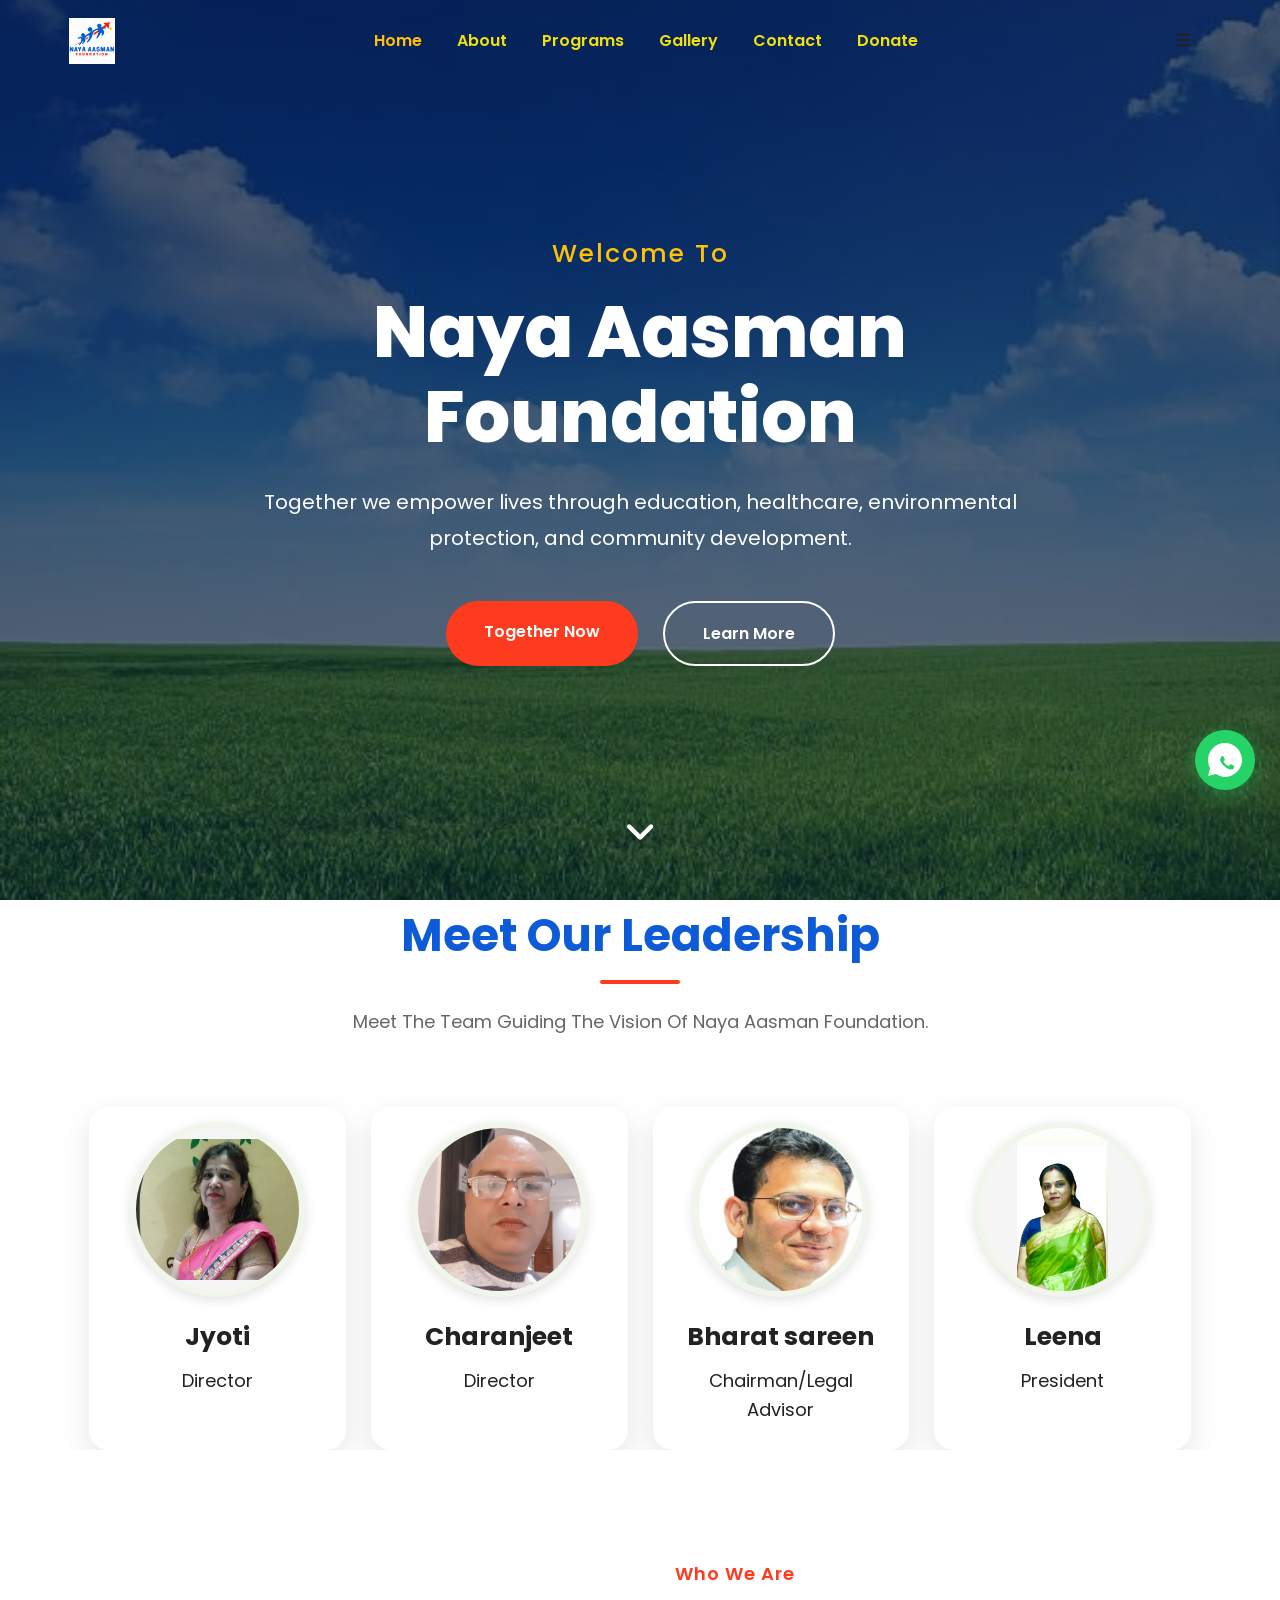
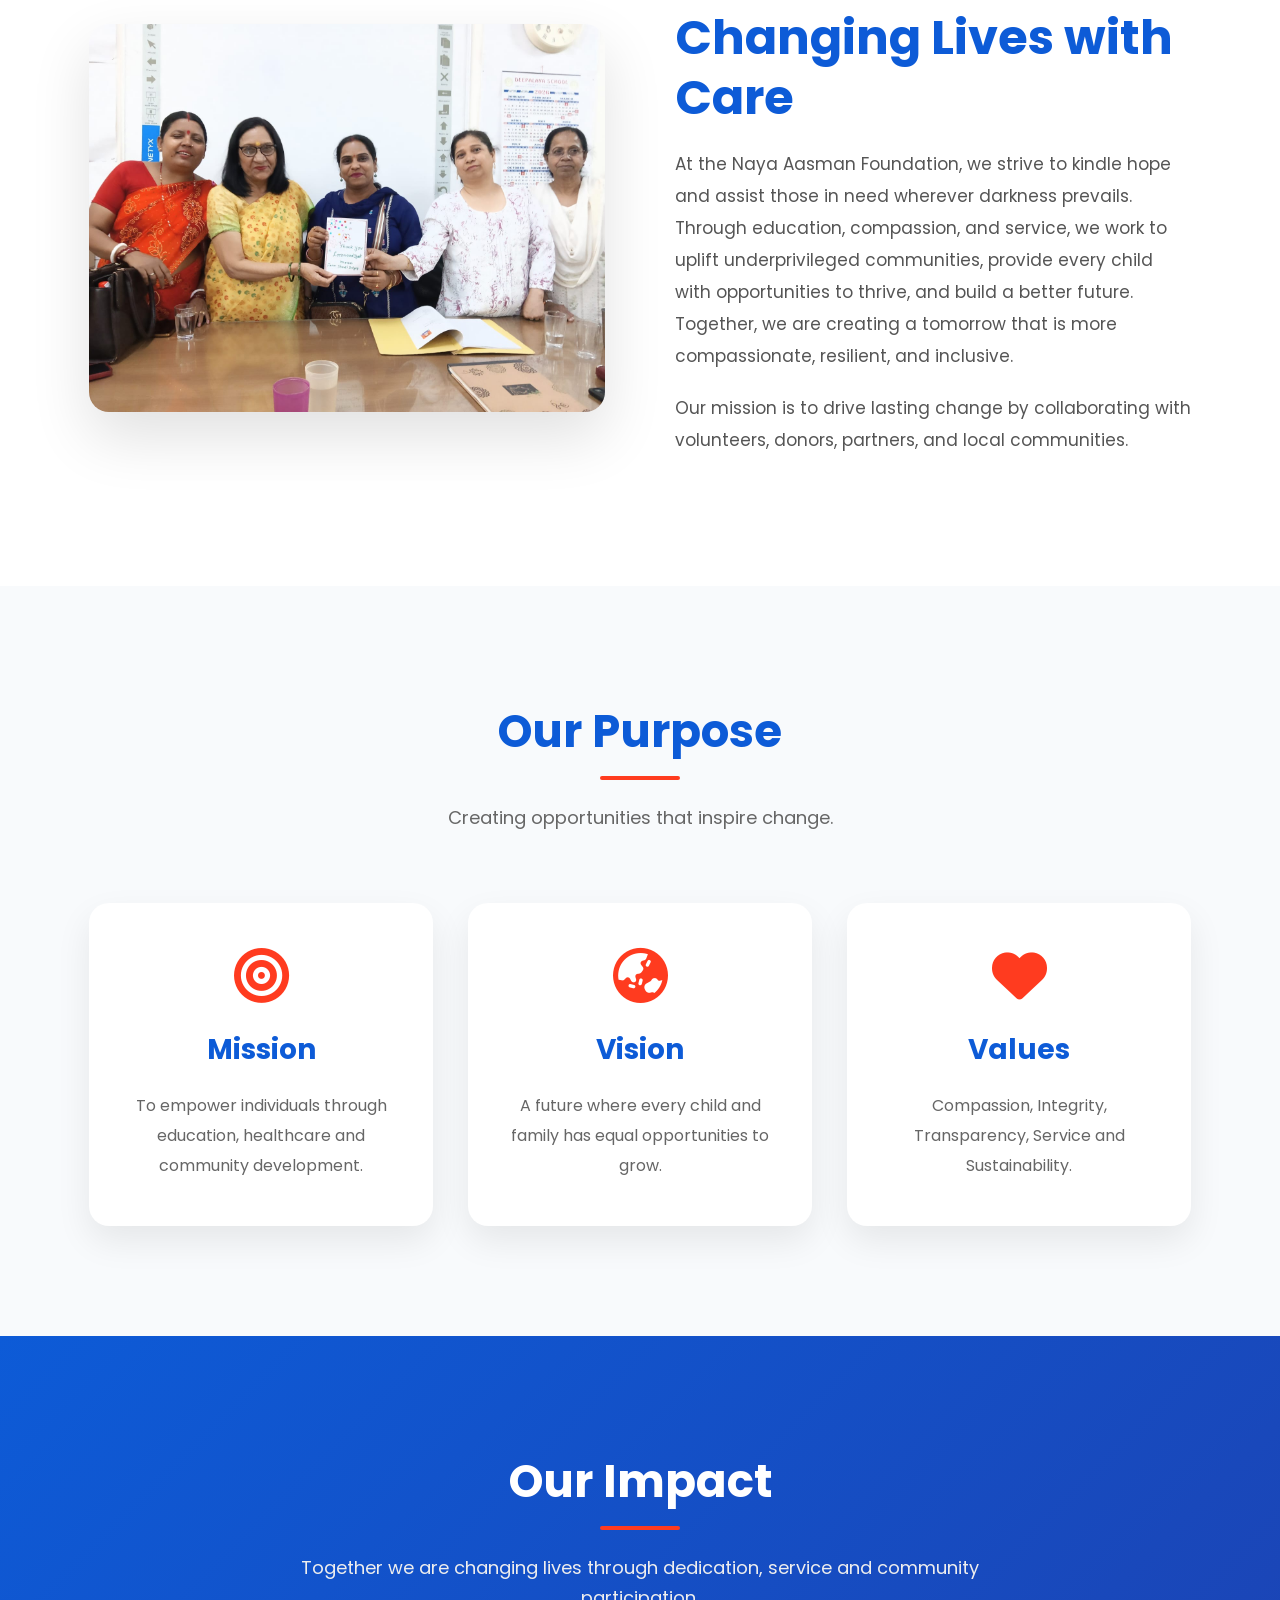
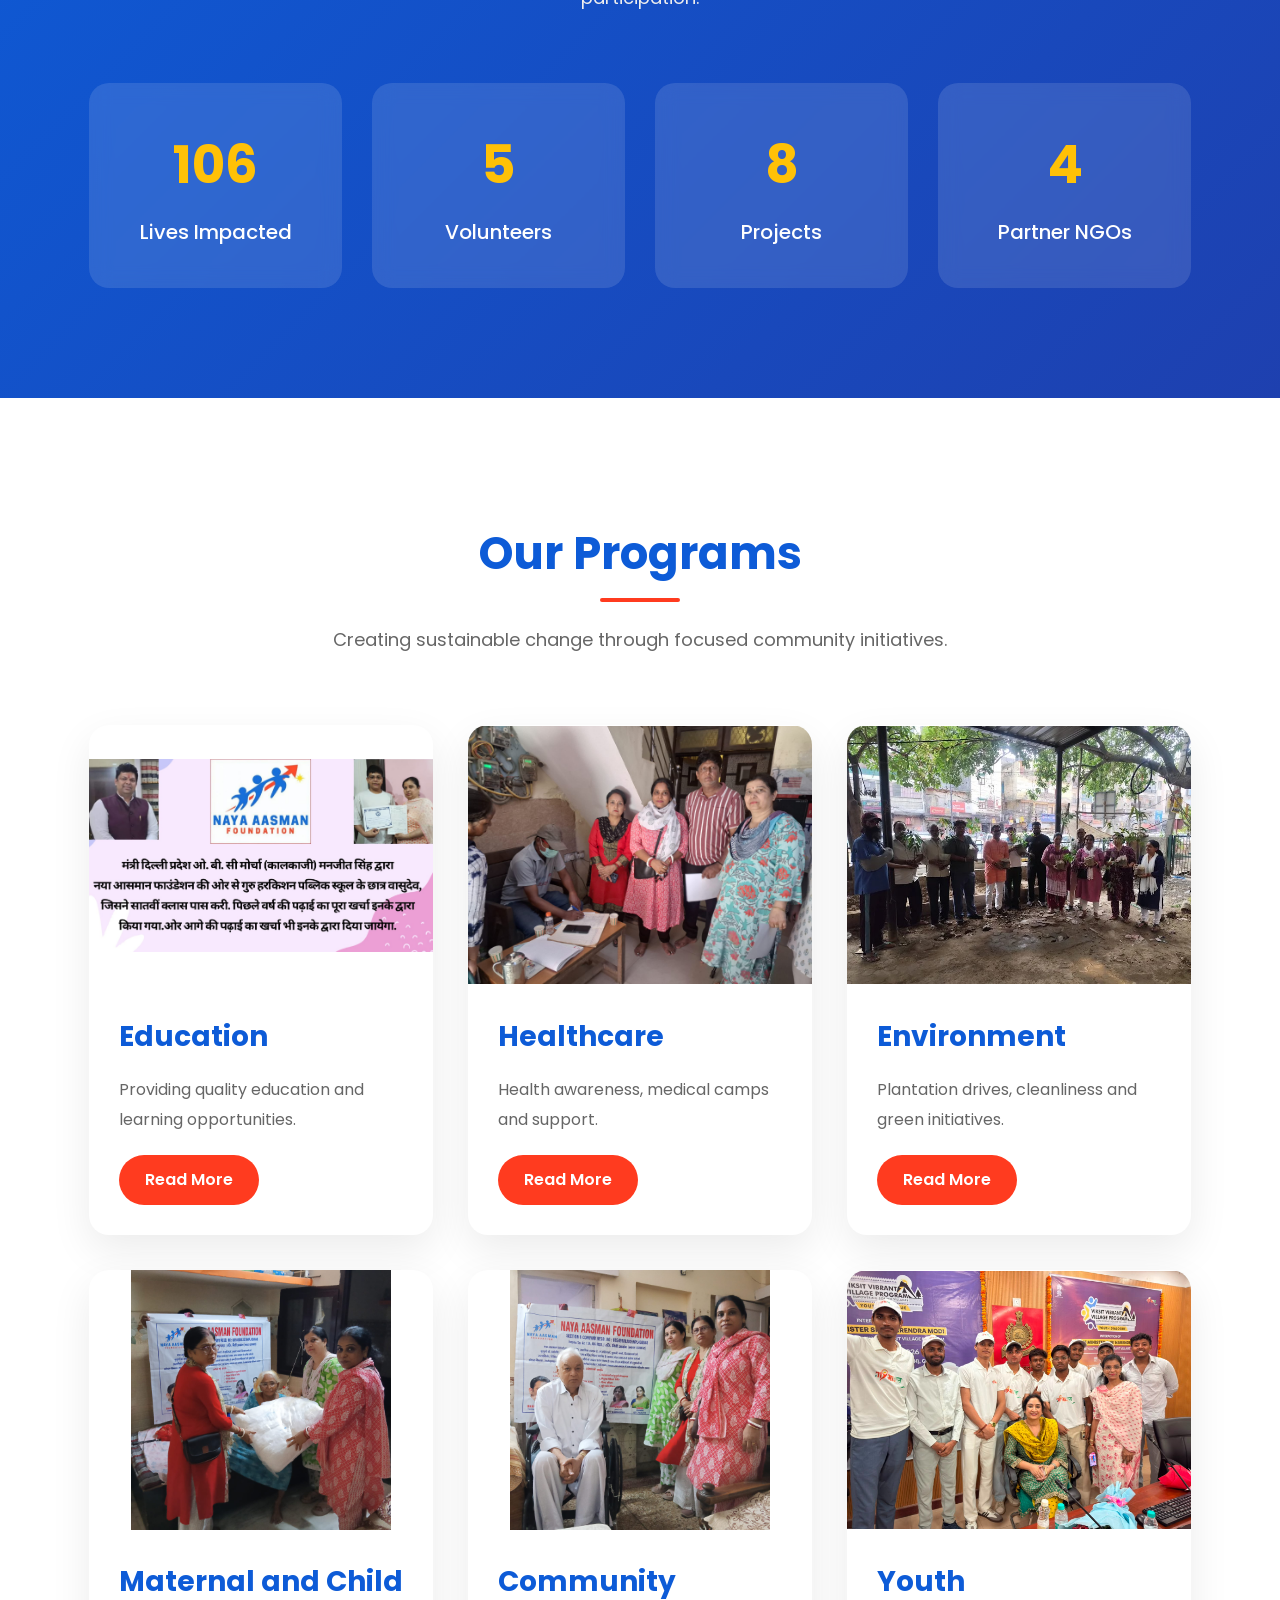
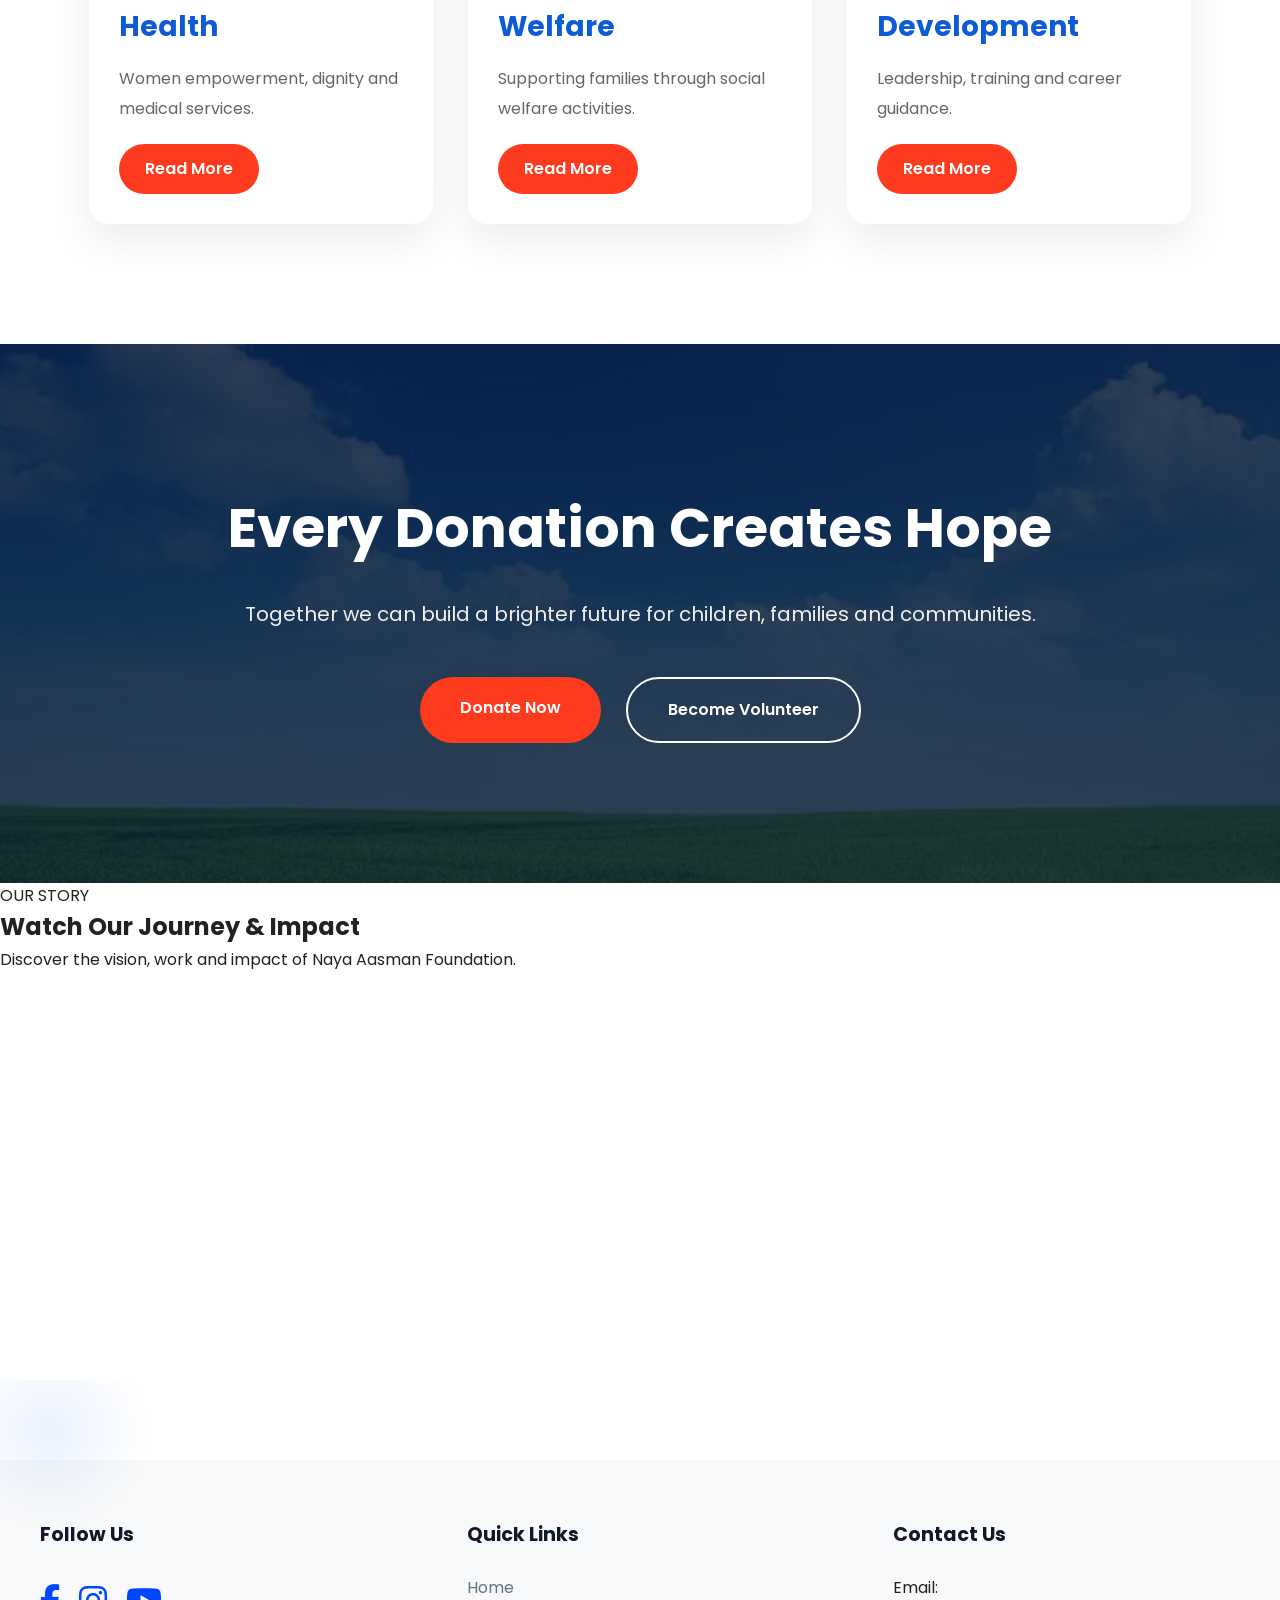
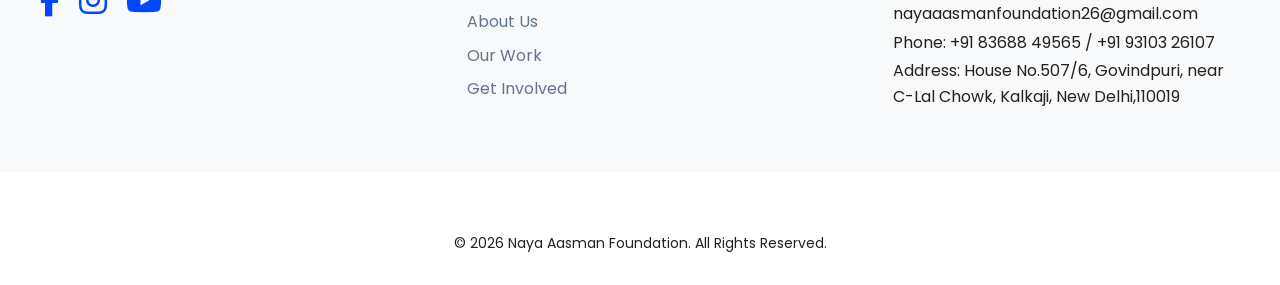
<file: index.html>
<!DOCTYPE html>
<html lang="en">

<head>

<meta charset="UTF-8">
<meta name="viewport" content="width=device-width, initial-scale=1.0">

<title>Naya Aasman Foundation</title>
 
<link rel="icon" type="image/png" href="images/logo.png">  
    
<link rel="stylesheet" href="style.css">

<link href="https://fonts.googleapis.com/css2?family=Poppins:wght@300;400;500;600;700;800&display=swap" rel="stylesheet">

<link rel="stylesheet"
href="https://cdnjs.cloudflare.com/ajax/libs/font-awesome/6.6.0/css/all.min.css">

</head>

<body>

<!-- ================= HEADER ================= -->

<header>

<div class="container">

<div class="logo">

<img src="images/logo.png" alt="Logo">

</div>

<nav>

<ul>

<li><a href="#home">Home</a></li>

<li><a href="#about">About</a></li>

<li><a href="#programs">Programs</a></li>

<li><a href="gallery.html">Gallery</a></li>

<li><a href="contact.html">Contact</a></li>

<li><a href="donation.html">Donate</a></li>

</ul>

</nav>
<div class="menu-toggle">
    <i class="fa-solid fa-bars"></i>
</div>

</header>

<!-- ================= HERO ================= -->

<section class="hero" id="home">

<div class="overlay"></div>

<div class="hero-content">

<h4>Welcome To</h4>

<h1>

Naya Aasman Foundation

</h1>

<p>

Together we empower lives through education,
healthcare, environmental protection,
and community development.

</p>

<div class="hero-buttons">

<a href="#donate" class="donate-btn">

Together Now

</a>

<a href="#about" class="btn2">

Learn More

</a>

</div>

</div>

<div class="scroll">

<i class="fa-solid fa-angle-down"></i>

</div>

</section>

<!-- ================= OUR DIRECTORS ================= -->

<!-- ================= OUR LEADERSHIP ================= -->
<div class="container">

    <div class="section-title">
        <h2>Meet Our Leadership</h2>
        <p>
            Meet The Team Guiding The Vision Of Naya Aasman Foundation.
        </p>
    </div>

    <div class="director-grid">

        <!-- Director 1 -->
        <div class="director-card">

            <img src="images/director1.jpg"
                 alt="Jyoti Singh"
                 class="director-image">

            <div class="director-content">

                <h3>Jyoti</h3>

                <h4>Director</h4>

                <p>
                </p>

            </div>

        </div>


        <!-- Director 2 -->
        <div class="director-card">

            <img src="images/director2.jpg"
                 alt="Charanjeet Singh"
                 class="director-image">

            <div class="director-content">

                <h3>Charanjeet</h3>

                <h4>Director</h4>

                <p>
                </p>

            </div>

        </div>


        <!-- Director 3 -->
        <div class="director-card">

            <img src="images/director3.jpg"
                 alt="Director 3"
                 class="director-image">

            <div class="director-content">

                <h3>Bharat sareen</h3>

                <h4>Chairman/Legal Advisor</h4>

                <p>
                </p>

            </div>

        </div>


        <!-- Director 4 -->
        <div class="director-card">

            <img src="images/director4.jpg"
                 alt="Director 4"
                 class="director-image">

            <div class="director-content">

                <h3>Leena</h3>

                <h4>President</h4>

                <p>
                </p>

            </div>

        </div>

    </div>

</div>


<!-- ================= ABOUT ================= -->

<section class="about" id="about">

<div class="container about-container">

<div class="about-image">

<img src="images/about.jpg" alt="About">

</div>

<div class="about-text">

<span>

Who We Are

</span>

<h2>

Changing Lives with Care

</h2>

<p>
At the Naya Aasman Foundation, we strive to kindle hope and assist those in need wherever darkness prevails. Through education, compassion, and service, we work to uplift underprivileged communities, provide every child with opportunities to thrive, and build a better future. Together, we are creating a tomorrow that is more compassionate, resilient, and inclusive.
</p>

<p>

Our mission is to drive lasting change by collaborating with volunteers, donors, partners, and local communities.

</p>

</a>

</div>

</div>

</section>

<!-- ================= MISSION ================= -->

<section class="mission">

<div class="container">

<div class="section-title">

<h2>

Our Purpose

</h2>

<p>

Creating opportunities that inspire change.

</p>

</div>

<div class="mission-grid">

<div class="card">

<i class="fa-solid fa-bullseye"></i>

<h3>

Mission

</h3>

<p>

To empower individuals through education,
healthcare and community development.

</p>

</div>

<div class="card">

<i class="fa-solid fa-earth-asia"></i>

<h3>

Vision

</h3>

<p>

A future where every child and family
has equal opportunities to grow.

</p>

</div>

<div class="card">

<i class="fa-solid fa-heart"></i>

<h3>

Values

</h3>

<p>

Compassion,
Integrity,
Transparency,
Service and Sustainability.

</p>

</div>

</div>

</div>

</section>
<!-- ================= IMPACT ================= -->

<section class="impact" id="impact">

<div class="container">

<div class="section-title">

<h2>Our Impact</h2>

<p>
Together we are changing lives through dedication,
service and community participation.
</p>

</div>

<div class="impact-grid">

<div class="impact-box">

<h2 class="counter" data-target="250">0</h2>

<h4>Lives Impacted</h4>

</div>

<div class="impact-box">

<h2 class="counter" data-target="12">0</h2>

<h4>Volunteers</h4>

</div>

<div class="impact-box">

<h2 class="counter" data-target="20">0</h2>

<h4>Projects</h4>

</div>

<div class="impact-box">

<h2 class="counter" data-target="10">0</h2>

<h4>Partner NGOs</h4>

</div>

</div>

</div>

</section>

<!-- ================= PROGRAMS ================= -->

<section class="programs" id="programs">

<div class="container">

<div class="section-title">

<h2>Our Programs</h2>

<p>

Creating sustainable change through
focused community initiatives.

</p>

</div>

<div class="program-grid">

<div class="program-card">

<img src="images/program1.jpg">

<div class="program-content">

<h3>Education</h3>

<p>

Providing quality education and
learning opportunities.

</p>

<a href="education.html" class="read-more">Read More</a>
</div>

</div>

<div class="program-card">

<img src="images/program2.jpg">

<div class="program-content">

<h3>Healthcare</h3>

<p>

Health awareness,
medical camps
and support.

</p>

<a href="healthcare.html" class="read-more">Read More</a>

</div>

</div>

<div class="program-card">

<img src="images/program3.jpg">

<div class="program-content">

<h3>Environment</h3>

<p>

Plantation drives,
cleanliness and
green initiatives.

</p>

<a href="environment.html" class="read-more">Read More</a>
</div>

</div>

<div class="program-card">

<img src="images/program4.jpg">

<div class="program-content">

<h3>Maternal and Child Health</h3>

<p>

Women empowerment,
dignity and
medical services.

</p>

<a href="maternalandchildhealth.html" class="read-more">Read More</a>

</div>

</div>

<div class="program-card">

<img src="images/program5.jpg">

<div class="program-content">

<h3>Community Welfare</h3>

<p>

Supporting families through
social welfare activities.

</p>

<a href="community-welfare.html" class="read-more">Read More</a>

</div>

</div>

<div class="program-card">

<img src="images/program6.jpg">

<div class="program-content">

<h3>Youth Development</h3>

<p>

Leadership,
training and
career guidance.

</p>

<a href="youthdevelopment.html" class="read-more">Read More</a>

</div>

</div>

</div>

</div>

</section>

<!-- ================= CTA ================= -->

<section class="cta" id="donate">

<div class="overlay"></div>

<div class="cta-content">

<h2>

Every Donation Creates Hope

</h2>

<p>

Together we can build
a brighter future for children,
families and communities.

</p>

<div class="hero-buttons">


<a href="donation.html" class="donate-btn">Donate Now</a>

<a href="https://forms.gle/YYh3zVbC165AT2vQ8">Become Volunteer</a></li>

</div>

</div>

</section>

<section class="ngo-video-section" id="our-story">

    <div class="video-heading">
        <span>OUR STORY</span>
        <h2>Watch Our Journey & Impact</h2>
        <p>
            Discover the vision, work and impact of
            Naya Aasman Foundation.
        </p>
    </div>

  <div class="video-placeholder">
    <iframe 
        width="100%"
        height="400"
        src="https://www.youtube.com/embed/jIgVFJCrreo"
        title="Naya Aasman Foundation Video"
        frameborder="0"
        allow="accelerometer; autoplay; clipboard-write; encrypted-media; gyroscope; picture-in-picture"
        allowfullscreen>
    </iframe>
</div>

</section>
<!-- ================= FOOTER ================= -->
<footer>
    <div class="footer-grid">
        
        <!-- Column 1: Social Media -->
        <div class="footer-col footer-social">
            <h3>Follow Us</h3>
            <a href="https://www.facebook.com/share/1DThBAtfhg/" target="_blank" aria-label="Facebook"><i class="fab fa-facebook-f"></i></a>
            <a href="https://www.instagram.com/nayaaasmanfoundation143?igsh=OGJtY2ptcmdudWdv" target="_blank" aria-label="Instagram"><i class="fab fa-instagram"></i></a>
            <a href="https://youtube.com/@jyotidhiman-e2y?si=2LieQbLExZByF5TI" target="_blank" aria-label="YouTube"><i class="fab fa-youtube"></i></a>

        </div>

        <!-- Column 2: Quick Links -->
        <div class="footer-col">
            <h3>Quick Links</h3>
            <ul class="footer-links">
                <li><a href="#home">Home</a></li>
                <li><a href="#about">About Us</a></li>
                <li><a href="#programs">Our Work</a></li>
        <li><a href="https://forms.gle/YYh3zVbC165AT2vQ8" target="_blank" aria-label="Get Involved">Get Involved</a></li>
            </ul>
        </div>

        <!-- Column 3: Contact Info -->
        <div class="footer-col">
            <h3>Contact Us</h3>
            <p>Email: nayaaasmanfoundation26@gmail.com</p>
            <p class="footer-phone">Phone: <span class="nowrap">+91 83688 49565</span> / <span class="nowrap">+91 93103 26107</span></p>
            <p>Address: House No.507/6, Govindpuri, near C-Lal Chowk, Kalkaji, New Delhi,110019</p>
        </div>
    </div>
    <!-- Copyright -->
    <div class="footer-bottom">
        <p>© 2026 Naya Aasman Foundation. All Rights Reserved.</p>
    </div>
</footer>

<script src="script.js"></script>

</body>

</html>
<!-- ================= WHATSAPP FLOATING BUTTON ================= -->

<a href="https://wa.me/918368849565?text=Hello%20Naya%20Aasman%20Foundation,%20I%20would%20like%20to%20know%20more%20about%20your%20NGO."
   class="whatsapp-float"
   target="_blank"
   rel="noopener noreferrer"
   title="Chat with us on WhatsApp">

    <svg viewBox="0 0 32 32" class="whatsapp-icon" aria-hidden="true">
        <path fill="#ffffff" d="M16 0C7.163 0 0 7.163 0 16c0 2.825.733 5.48 2.01 7.79L0 31.135l7.513-1.972A15.92 15.92 0 0 0 15.125 32C24.837 32 32 24.837 32 16S24.837 0 16 0zm9.176 22.756c-.358 1.008-2.072 1.942-2.88 2.032-.554.058-1.275.091-2.074-.166-.493-.16-1.116-.38-1.89-.713-3.29-1.417-5.414-4.757-5.578-4.978-.164-.22-1.328-1.764-1.328-3.364 0-1.6.836-2.386 1.134-2.705.298-.32.656-.4.875-.4h.627c.2 0 .467.015.71.584.263.613.895 2.18.975 2.34.08.16.134.347.027.563-.107.213-.16.347-.32.534-.16.187-.336.416-.48.56-.16.16-.328.334-.142.653.187.32.832 1.365 1.784 2.213 1.223 1.09 2.25 1.43 2.569 1.59.32.16.507.133.693-.08.187-.213.8-.933 1.013-1.253.213-.32.427-.267.72-.16.293.107 1.867.88 2.187 1.04.32.16.533.24.613.373.08.134.08.774-.278 1.782z"/>
    </svg>

</a>
</file>
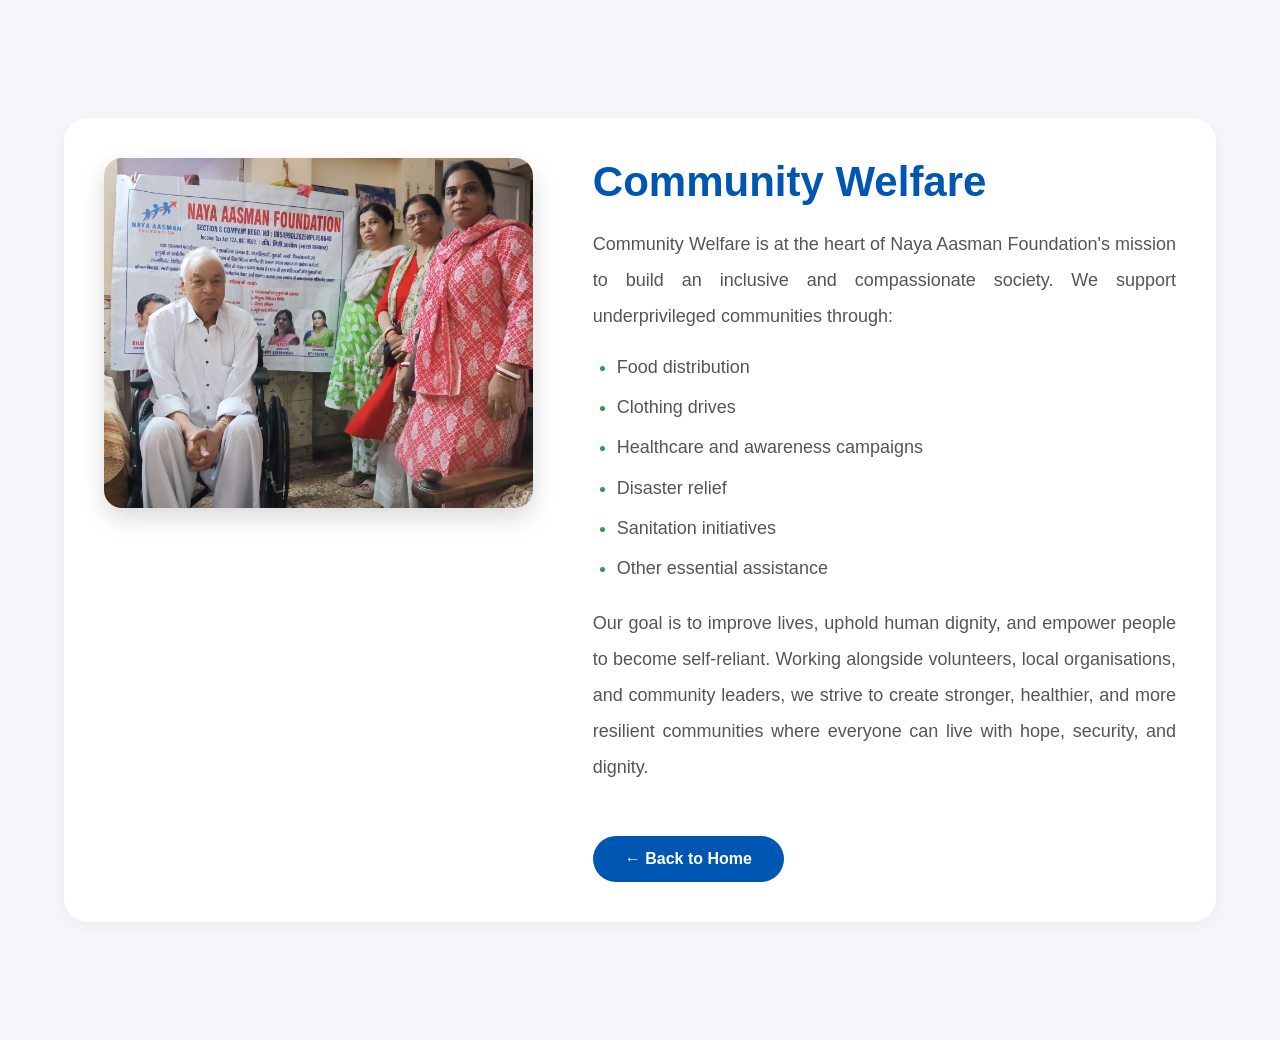
<file: community-welfare.html>
<!DOCTYPE html>
<html lang="en">
<head>
    <meta charset="UTF-8">
    <meta name="viewport" content="width=device-width, initial-scale=1.0">
    <title>Community Welfare | Naya Aasman Foundation</title>
    <style>
        /* ==========================================
           PROGRAM DETAILS PAGE
        ========================================== */

        body{
            margin:0;
            padding:0;
            font-family: 'Segoe UI', Arial, Helvetica, sans-serif;
            background:#f5f7fa;
        }

        /* Main Section */

        .program-section{
            padding:70px 5%;
            min-height: 100vh;
            display: flex;
            align-items: center;
        }

        /* Container */

        .program-container{
            max-width:1200px;
            margin:0 auto;
            display:flex;
            align-items:flex-start;
            justify-content:space-between;
            gap:60px;
            background: #fff;
            padding: 40px;
            border-radius: 24px;
            box-shadow: 0 4px 20px rgba(0,0,0,0.05);
        }

        /* Left Image */

        .program-image{
            flex:0 0 40%;
        }

        .program-image img{
            width:100%;
            max-width:450px;
            height:350px;
            object-fit:cover;
            object-position:center;
            border-radius:18px;
            box-shadow:0 10px 25px rgba(0,0,0,0.15);
            transition:.4s ease;
        }

        .program-image img:hover{
            transform:scale(1.03);
        }

        /* Right Content */

        .program-content{
            flex:1;
        }

        .program-content h1{
            font-size:42px;
            color:#0056b3;
            margin-top:0;
            margin-bottom:20px;
            font-weight:700;
        }

        .program-content p{
            font-size:18px;
            color:#555;
            line-height:2;
            text-align:justify;
            margin:0 0 16px;
        }

        /* Bullet list */
        .program-content ul{
            margin:10px 0 20px;
            padding-left:24px;
            text-align:left;
        }

        .program-content li{
            font-size:18px;
            color:#555;
            line-height:1.9;
            margin-bottom:6px;
        }

        .program-content li::marker{
            color:#2e9b4f;
        }

        /* Back Button */

        .back-btn{
            display:inline-block;
            margin-top:35px;
            padding:14px 32px;
            background:#0056b3;
            color:#fff;
            text-decoration:none;
            border-radius:50px;
            font-size:16px;
            font-weight:600;
            transition:.3s;
        }

        .back-btn:hover{
            background:#003d82;
            transform:translateY(-3px);
            box-shadow: 0 5px 15px rgba(0, 86, 179, 0.3);
        }

        /* Tablet */

        @media(max-width:992px){

        .program-container{
            gap:40px;
            flex-direction: column;
            align-items: center;
        }

        .program-image img{
            max-width:100%;
            height:auto;
        }

        .program-content h1{
            font-size:34px;
        }

        .program-content p,
        .program-content li{
            font-size:17px;
        }

        }

        /* Mobile */

        @media(max-width:768px){

        .program-section {
            padding: 40px 20px;
        }

        .program-container{
            padding: 25px;
            flex-direction:column;
            align-items:center;
        }

        .program-image{
            flex:100%;
            width: 100%;
        }

        .program-image img{
            width:100%;
            max-width:100%;
            height:250px;
        }

        .program-content{
            width:100%;
        }

        .program-content h1{
            font-size:30px;
            margin-top:25px;
        }

        .program-content p{
            text-align:left;
            font-size:16px;
            line-height:1.8;
        }

        .program-content li{
            font-size:16px;
            line-height:1.7;
        }

        .back-btn{
            display:inline-block;
            margin-top:30px;
        }

        }
    </style>
</head>
<body>

    <section class="program-section">
        <div class="program-container">

            <!-- Left Image Section -->
            <div class="program-image">
                <img src="images/program5.jpg" alt="Naya Aasman Foundation community welfare program">
            </div>

            <!-- Right Content Section -->
            <div class="program-content">
                <h1>Community Welfare</h1>

                <p>
                    Community Welfare is at the heart of Naya Aasman Foundation's mission to build an inclusive and compassionate society. We support underprivileged communities through:
                </p>

                <ul>
                    <li>Food distribution</li>
                    <li>Clothing drives</li>
                    <li>Healthcare and awareness campaigns</li>
                    <li>Disaster relief</li>
                    <li>Sanitation initiatives</li>
                    <li>Other essential assistance</li>
                </ul>

                <p>
                    Our goal is to improve lives, uphold human dignity, and empower people to become self-reliant. Working alongside volunteers, local organisations, and community leaders, we strive to create stronger, healthier, and more resilient communities where everyone can live with hope, security, and dignity.
                </p>

                <a href="index.html" class="back-btn">&larr; Back to Home</a>
            </div>

        </div>
    </section>

</body>
</html>
</file>
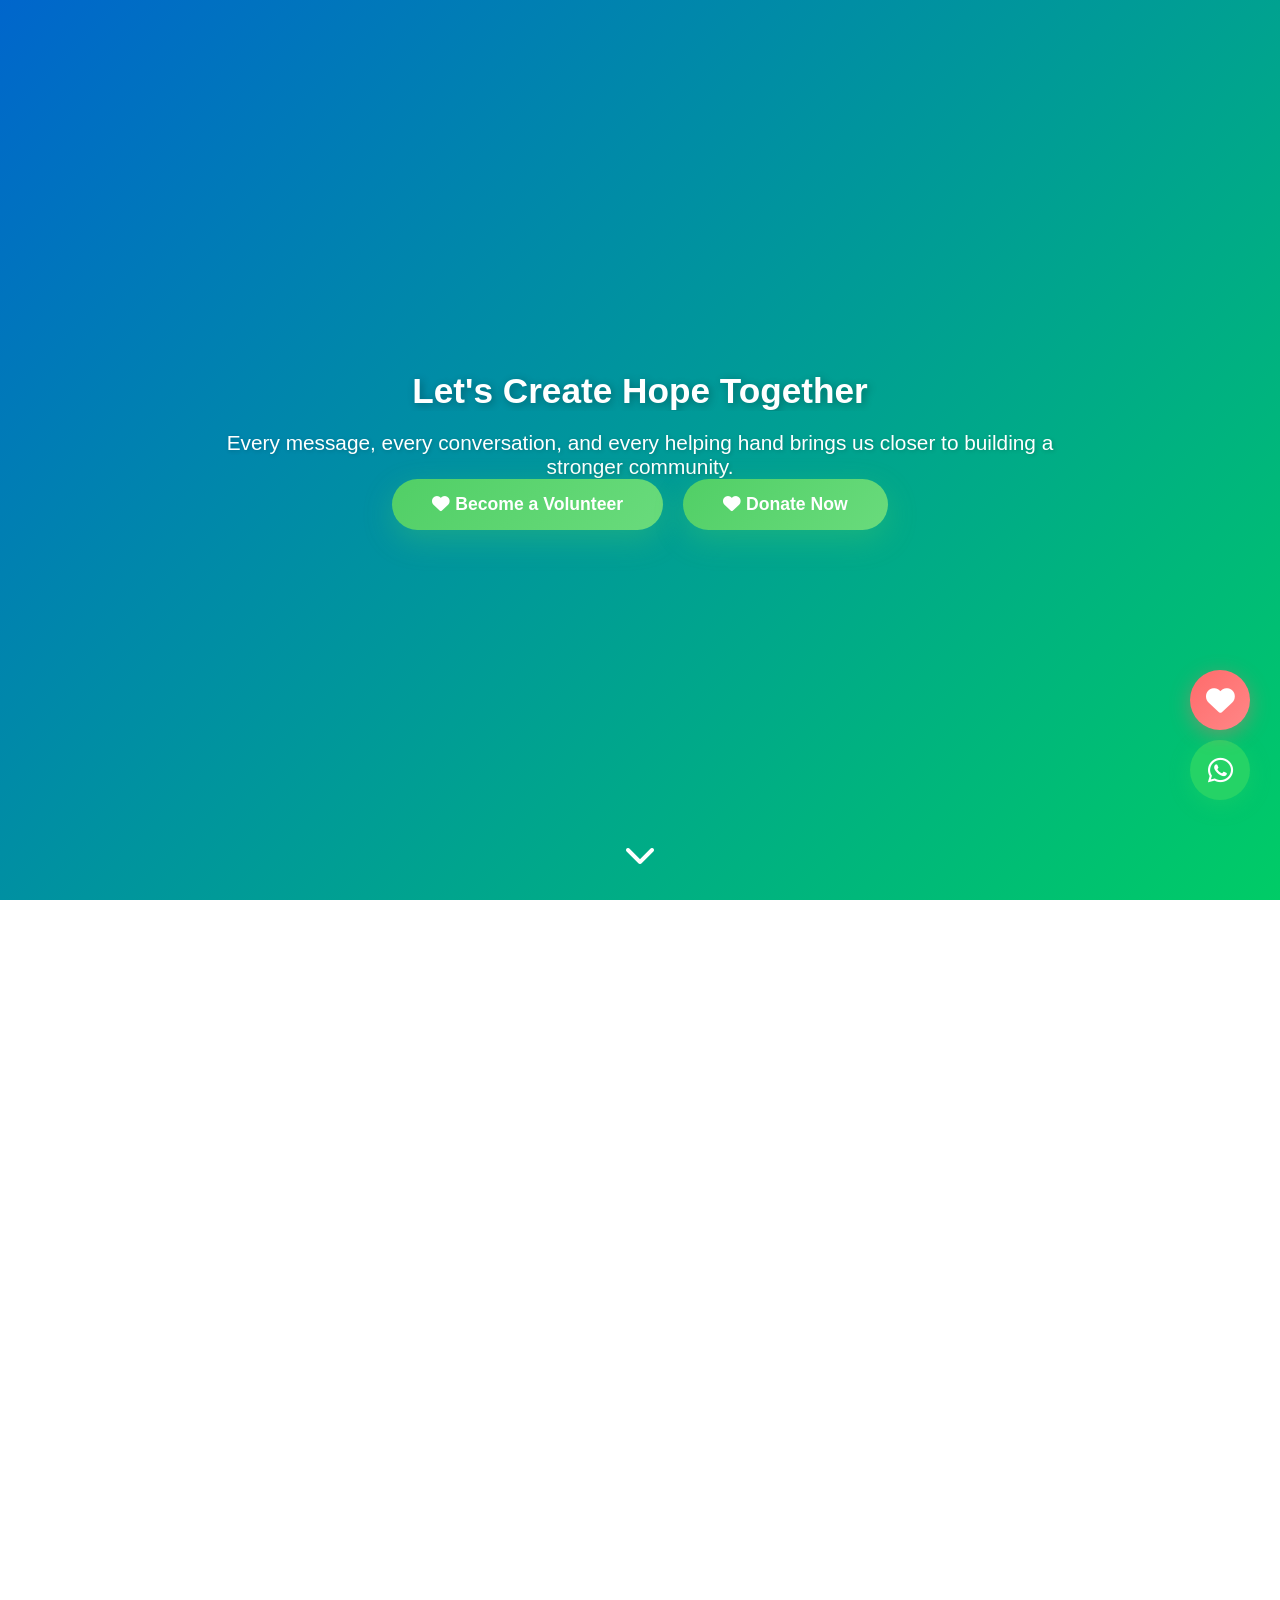
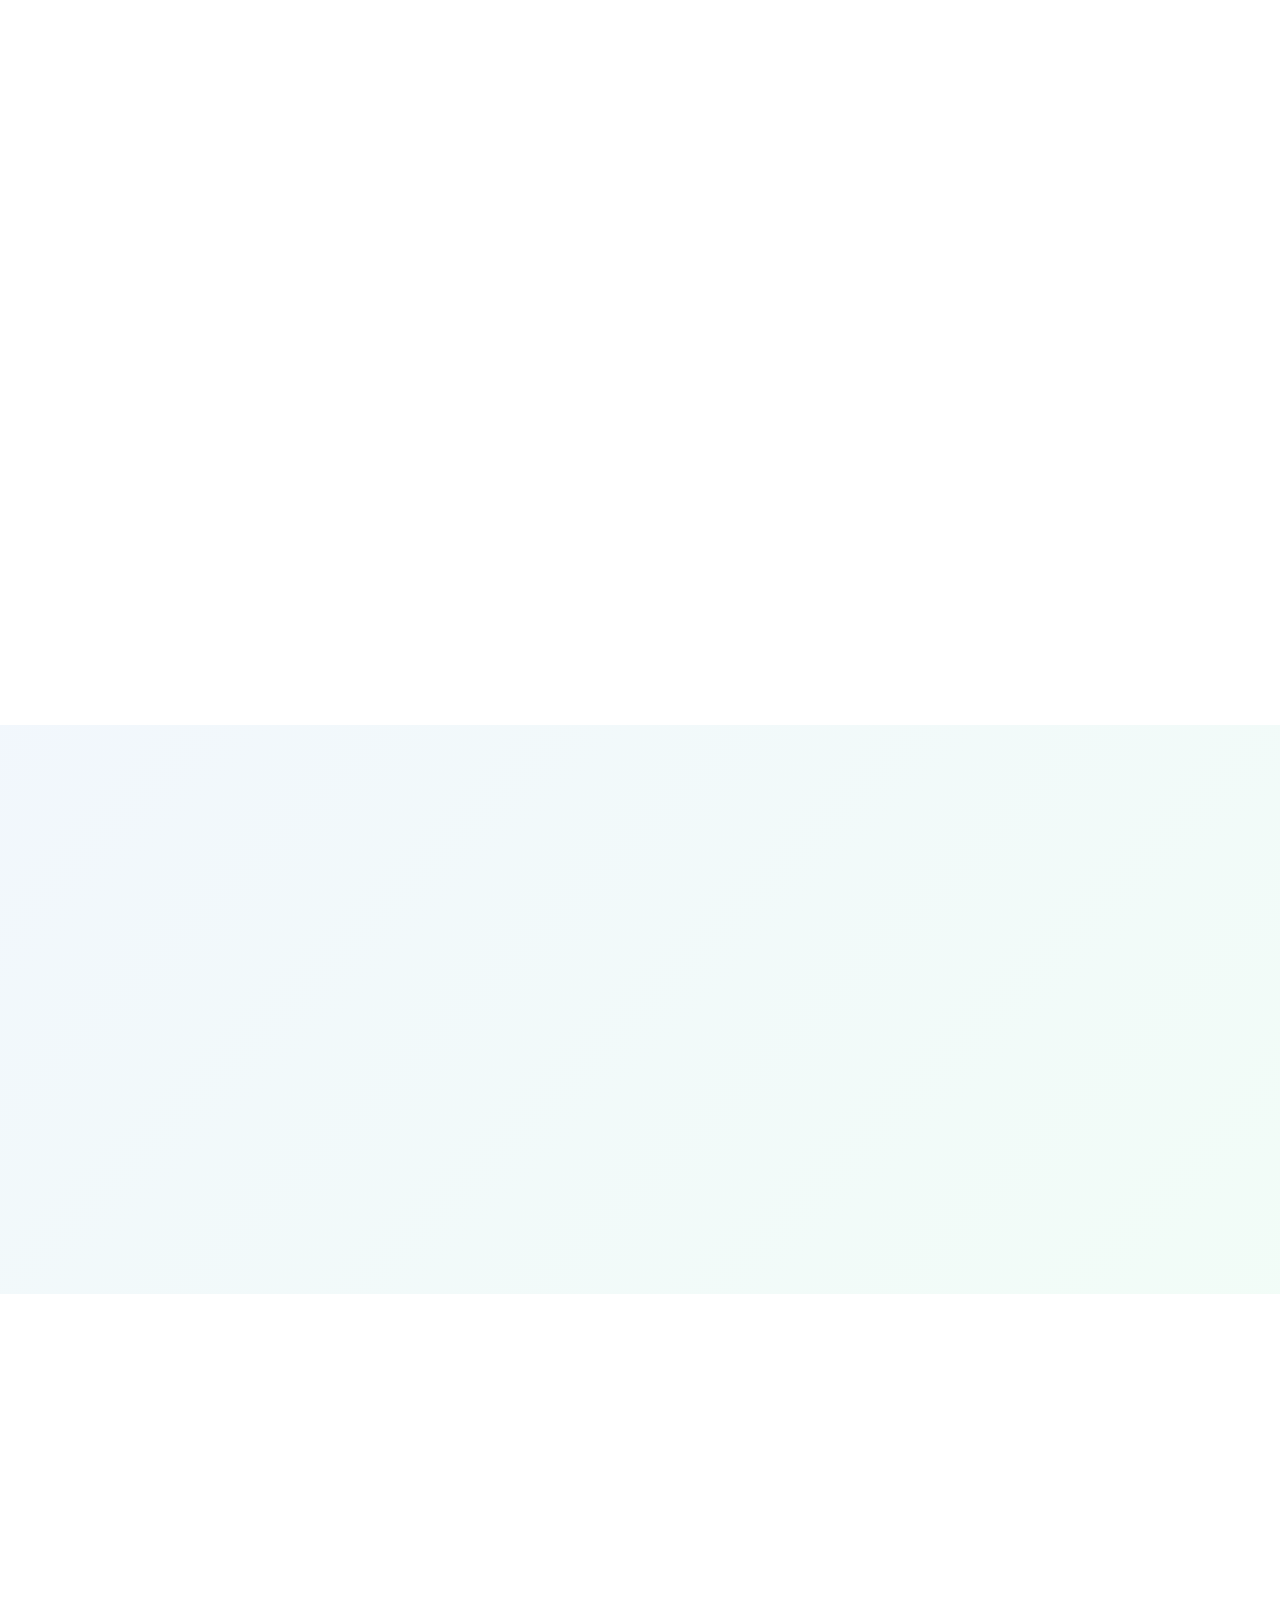
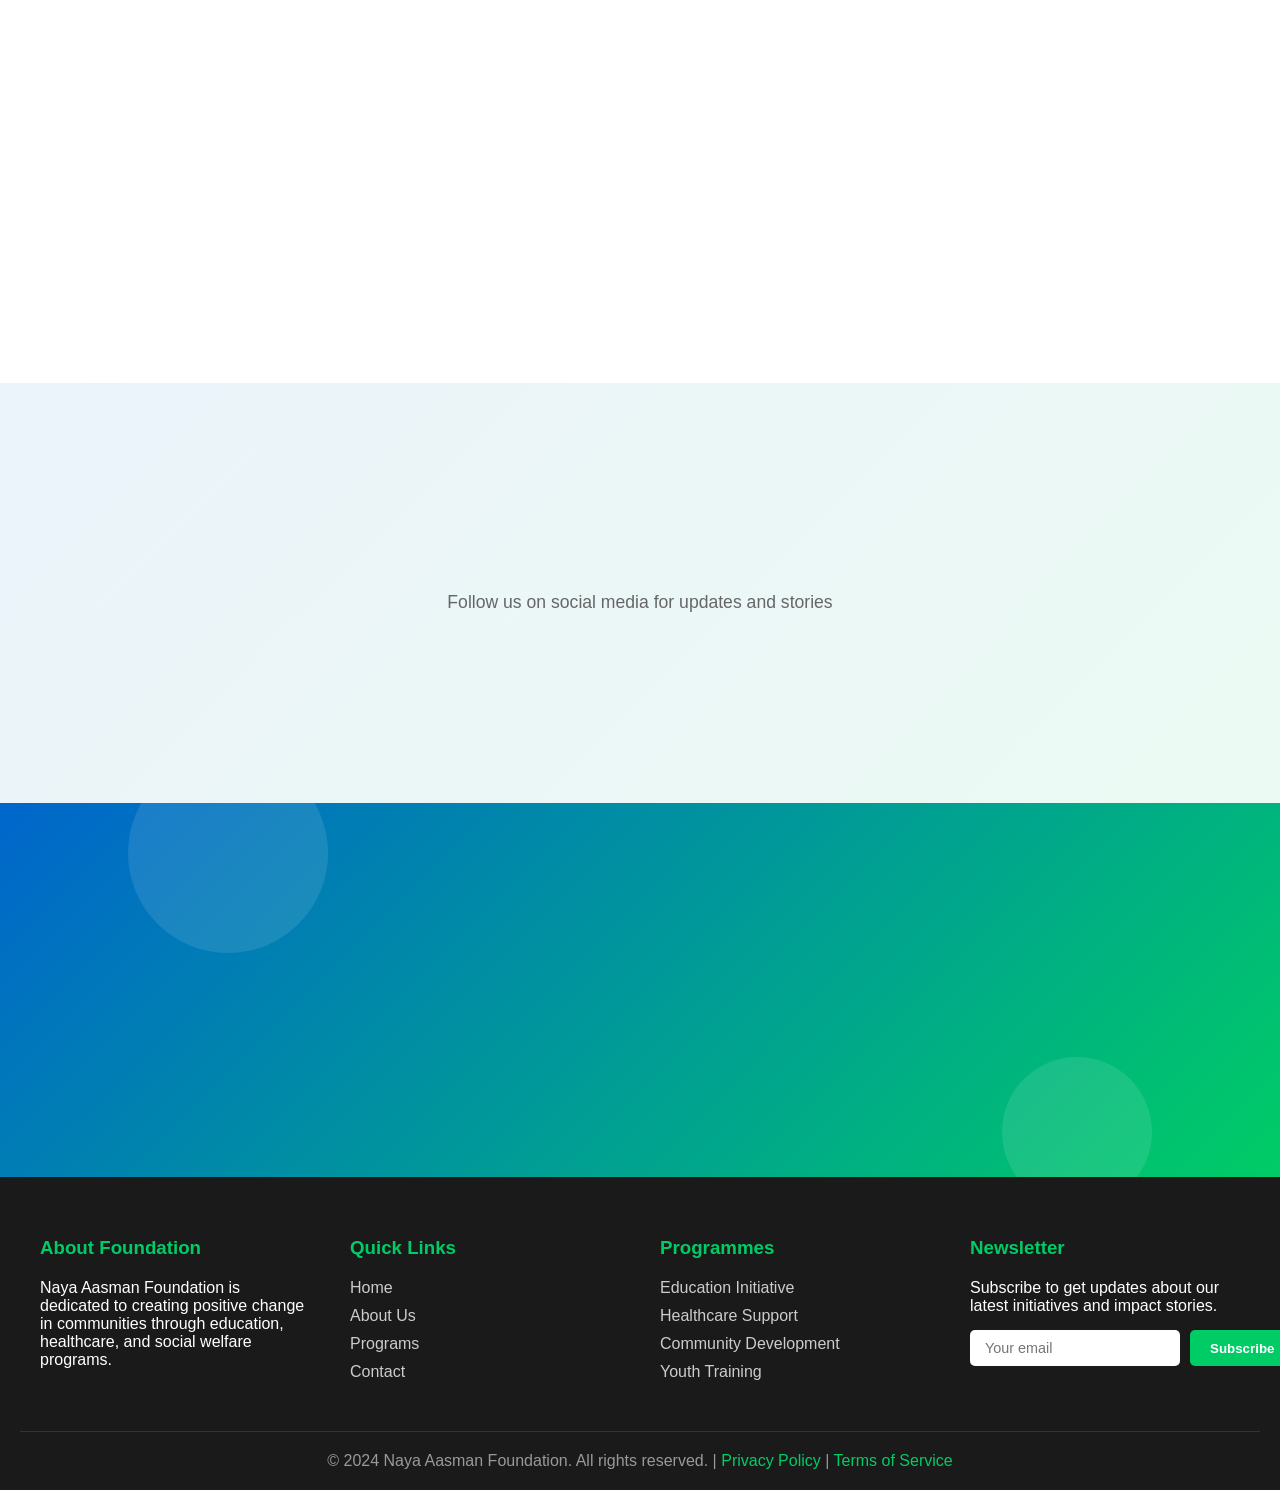
<file: contact.html>
<!DOCTYPE html>
<html lang="en">
<head>
    <meta charset="UTF-8">
    <meta name="viewport" content="width=device-width, initial-scale=1.0">
    <title>Contact Us - Naya Aasman Foundation</title>
    <link href="https://cdnjs.cloudflare.com/ajax/libs/font-awesome/6.4.0/css/all.min.css" rel="stylesheet">
    <link href="https://unpkg.com/aos@2.3.1/dist/aos.css" rel="stylesheet">
    <style>
        * {
            margin: 0;
            padding: 0;
            box-sizing: border-box;
        }

        body {
            font-family: 'Segoe UI', Tahoma, Geneva, Verdana, sans-serif;
            background: #ffffff;
            color: #333;
            overflow-x: hidden;
        }

        /* Scroll Progress Bar */
        .scroll-progress {
            position: fixed;
            top: 0;
            left: 0;
            height: 4px;
            background: linear-gradient(90deg, #0066cc, #00cc66);
            width: 0%;
            z-index: 1000;
        }

        /* Cursor Glow */
        .cursor-glow {
            position: fixed;
            width: 40px;
            height: 40px;
            border: 2px solid rgba(0, 102, 204, 0.5);
            border-radius: 50%;
            pointer-events: none;
            z-index: 999;
            box-shadow: 0 0 20px rgba(0, 102, 204, 0.3);
            display: none;
        }

        /* Hero Section */
        .hero {
            position: relative;
            height: 100vh;
            background: linear-gradient(135deg, #0066cc 0%, #00cc66 100%);
            display: flex;
            align-items: center;
            justify-content: center;
            overflow: hidden;
            color: white;
            text-align: center;
        }

        .hero::before {
            content: '';
            position: absolute;
            top: 0;
            left: 0;
            right: 0;
            bottom: 0;
            background: url('https://images.unsplash.com/photo-1559027615-cd2628902d4a?w=1200&h=800&fit=crop') center/cover;
            opacity: 0.4;
            z-index: 0;
        }

        .hero-content {
            position: relative;
            z-index: 1;
            animation: fadeInUp 1s ease-out;
        }

        .hero h1 {
            font-size: 2.2rem;
            font-weight: 700;
            margin-bottom: 20px;
            text-shadow: 2px 2px 8px rgba(0, 0, 0, 0.3);
            animation: typeWriter 3s steps(30) 0.5s forwards;
            overflow: hidden;
            white-space: normal;
            width: 100;
        }

        @keyframes typeWriter {
            from { width: 0; }
            to { width: 100%; }
        }

        .hero p {
            font-size: 1.3rem;
            margin-bottom: 40px;
            max-width: 600px;
            animation: fadeIn 1.5s ease-out 1s both;
            text-shadow: 1px 1px 4px rgba(0, 0, 0, 0.2);
            text-align: center;
            margin: 0 auto;
            width: 90%;
            max-width: 1000px;
        }   

        .hero-buttons {
            display: flex;
            gap: 20px;
            justify-content: center;
            flex-wrap: wrap;
            animation: fadeIn 1.5s ease-out 1.5s both;
        }

        .btn {
            padding: 15px 40px;
            font-size: 1.1rem;
            border: none;
            border-radius: 50px;
            cursor: pointer;
            font-weight: 600;
            transition: all 0.3s ease;
            position: relative;
            overflow: hidden;
        }

        .btn-primary {
            background: linear-gradient(135deg, #ff6b6b, #ff8787);
            color: white;
            box-shadow: 0 10px 30px rgba(255, 107, 107, 0.3);
        }

        .btn-primary:hover {
            transform: translateY(-3px);
            box-shadow: 0 15px 40px rgba(255, 107, 107, 0.5);
        }

        .btn-secondary {
            background: linear-gradient(135deg, #51cf66, #69db7c);
            color: white;
            box-shadow: 0 10px 30px rgba(81, 207, 102, 0.3);
        }

        .btn-secondary:hover {
            transform: translateY(-3px);
            box-shadow: 0 15px 40px rgba(81, 207, 102, 0.5);
        }

        .btn::before {
            content: '';
            position: absolute;
            top: 50%;
            left: 50%;
            width: 0;
            height: 0;
            border-radius: 50%;
            background: rgba(255, 255, 255, 0.3);
            transform: translate(-50%, -50%);
            transition: width 0.6s, height 0.6s;
        }

        .btn:active::before {
            width: 300px;
            height: 300px;
        }

        .scroll-indicator {
            position: absolute;
            bottom: 30px;
            left: 50%;
            transform: translateX(-50%);
            animation: bounce 2s infinite;
            z-index: 1;
        }

        @keyframes bounce {
            0%, 100% { transform: translateX(-50%) translateY(0); }
            50% { transform: translateX(-50%) translateY(10px); }
        }

        /* Contact Section */
        .contact-section {
            padding: 80px 20px;
            max-width: 1200px;
            margin: 0 auto;
        }

        .section-title {
            text-align: center;
            font-size: 2.5rem;
            margin-bottom: 60px;
            color: #0066cc;
            position: relative;
        }

        .section-title::after {
            content: '';
            display: block;
            width: 80px;
            height: 4px;
            background: linear-gradient(90deg, #0066cc, #00cc66);
            margin: 20px auto 0;
            border-radius: 2px;
        }

        .contact-grid {
            display: grid;
            grid-template-columns: 1fr 1fr;
            gap: 40px;
            margin-bottom: 60px;
        }

        .glass-card {
            background: rgba(255, 255, 255, 0.95);
            backdrop-filter: blur(10px);
            border: 1px solid rgba(255, 255, 255, 0.3);
            border-radius: 20px;
            padding: 40px;
            box-shadow: 0 8px 32px rgba(0, 102, 204, 0.1);
            transition: all 0.3s ease;
            position: relative;
            overflow: hidden;
        }

        .glass-card::before {
            content: '';
            position: absolute;
            top: -50%;
            right: -50%;
            width: 200px;
            height: 200px;
            background: linear-gradient(135deg, rgba(0, 102, 204, 0.1), transparent);
            border-radius: 50%;
            transition: all 0.3s ease;
        }

        .glass-card:hover {
            transform: translateY(-10px);
            box-shadow: 0 15px 50px rgba(0, 102, 204, 0.2);
            border-color: rgba(0, 102, 204, 0.3);
        }

        .glass-card:hover::before {
            top: -20%;
            right: -20%;
        }

        .contact-info-item {
            display: flex;
            align-items: flex-start;
            margin-bottom: 30px;
            gap: 20px;
        }

        .contact-icon {
            width: 50px;
            height: 50px;
            background: linear-gradient(135deg, #0066cc, #00cc66);
            border-radius: 12px;
            display: flex;
            align-items: center;
            justify-content: center;
            color: white;
            font-size: 1.5rem;
            flex-shrink: 0;
            transition: all 0.3s ease;
        }

        .contact-info-item:hover .contact-icon {
            transform: rotate(360deg) scale(1.1);
        }

        .contact-info-text h3 {
            font-size: 1.1rem;
            margin-bottom: 5px;
            color: #0066cc;
        }

        .contact-info-text p {
            color: #666;
            font-size: 0.95rem;
        }

        /* Form Styles */
        .form-group {
            margin-bottom: 20px;
        }

        .form-group label {
            display: block;
            margin-bottom: 8px;
            color: #333;
            font-weight: 600;
            font-size: 0.95rem;
        }

        .form-group input,
        .form-group textarea {
            width: 100%;
            padding: 12px 16px;
            border: 2px solid #e0e0e0;
            border-radius: 10px;
            font-family: inherit;
            font-size: 1rem;
            transition: all 0.3s ease;
            background: rgba(255, 255, 255, 0.8);
        }

        .form-group input:focus,
        .form-group textarea:focus {
            outline: none;
            border-color: #0066cc;
            box-shadow: 0 0 20px rgba(0, 102, 204, 0.3);
            background: white;
        }

        .form-group textarea {
            resize: vertical;
            min-height: 120px;
        }

        .submit-btn {
            width: 100%;
            padding: 14px;
            background: linear-gradient(135deg, #0066cc, #00cc66);
            color: white;
            border: none;
            border-radius: 10px;
            font-size: 1.1rem;
            font-weight: 600;
            cursor: pointer;
            transition: all 0.3s ease;
            position: relative;
            overflow: hidden;
        }

        .submit-btn:hover {
            transform: translateY(-2px);
            box-shadow: 0 10px 30px rgba(0, 102, 204, 0.3);
        }

        /* Why Contact Us Section */
        .why-section {
            padding: 80px 20px;
            background: linear-gradient(135deg, rgba(0, 102, 204, 0.05), rgba(0, 204, 102, 0.05));
        }

        .why-grid {
            display: grid;
            grid-template-columns: repeat(auto-fit, minmax(250px, 1fr));
            gap: 30px;
            max-width: 1200px;
            margin: 0 auto;
        }

        .why-card {
            background: white;
            padding: 30px;
            border-radius: 15px;
            text-align: center;
            box-shadow: 0 5px 20px rgba(0, 0, 0, 0.08);
            transition: all 0.3s ease;
            border-top: 4px solid #0066cc;
        }

        .why-card:nth-child(2) { border-top-color: #00cc66; }
        .why-card:nth-child(3) { border-top-color: #ff6b6b; }
        .why-card:nth-child(4) { border-top-color: #ffd93d; }

        .why-card:hover {
            transform: translateY(-10px);
            box-shadow: 0 15px 40px rgba(0, 0, 0, 0.15);
        }

        .why-icon {
            font-size: 3rem;
            margin-bottom: 20px;
        }

        .why-card h3 {
            font-size: 1.3rem;
            margin-bottom: 15px;
            color: #333;
        }

        .why-card p {
            color: #666;
            line-height: 1.6;
        }

        /* Map Section */
        .map-section {
            padding: 80px 20px;
            max-width: 1200px;
            margin: 0 auto;
        }

        .map-container {
            border-radius: 20px;
            overflow: hidden;
            box-shadow: 0 15px 50px rgba(0, 0, 0, 0.1);
            height: 400px;
        }

        .map-container iframe {
            width: 100%;
            height: 100%;
            border: none;
        }

        /* Social Section */
        .social-section {
            padding: 80px 20px;
            background: linear-gradient(135deg, rgba(0, 102, 204, 0.08), rgba(0, 204, 102, 0.08));
            text-align: center;
        }

        .social-icons {
            display: flex;
            justify-content: center;
            gap: 30px;
            flex-wrap: wrap;
            margin-top: 40px;
        }

        .social-icon {
            width: 70px;
            height: 70px;
            border-radius: 50%;
            background: white;
            display: flex;
            align-items: center;
            justify-content: center;
            font-size: 1.8rem;
            cursor: pointer;
            transition: all 0.3s ease;
            box-shadow: 0 5px 20px rgba(0, 0, 0, 0.1);
            color: #0066cc;
        }

        .social-icon:hover {
            transform: scale(1.2) rotate(10deg);
            box-shadow: 0 10px 40px rgba(0, 102, 204, 0.3);
            background: linear-gradient(135deg, #0066cc, #00cc66);
            color: white;
        }

        /* CTA Section */
        .cta-section {
            padding: 80px 20px;
            background: linear-gradient(135deg, #0066cc, #00cc66);
            color: white;
            text-align: center;
            position: relative;
            overflow: hidden;
        }

        .cta-section::before {
            content: '';
            position: absolute;
            width: 200px;
            height: 200px;
            background: rgba(255, 255, 255, 0.1);
            border-radius: 50%;
            top: -50px;
            left: 10%;
            animation: float 6s ease-in-out infinite;
        }

        .cta-section::after {
            content: '';
            position: absolute;
            width: 150px;
            height: 150px;
            background: rgba(255, 255, 255, 0.1);
            border-radius: 50%;
            bottom: -30px;
            right: 10%;
            animation: float 8s ease-in-out infinite;
        }

        @keyframes float {
            0%, 100% { transform: translateY(0px); }
            50% { transform: translateY(30px); }
        }

        .cta-content {
            position: relative;
            z-index: 1;
        }

        .cta-section h2 {
            font-size: 2.5rem;
            margin-bottom: 30px;
        }

        .cta-buttons {
            display: flex;
            gap: 20px;
            justify-content: center;
            flex-wrap: wrap;
        }

        .cta-btn {
            padding: 15px 40px;
            font-size: 1.1rem;
            border: 2px solid white;
            background: transparent;
            color: white;
            border-radius: 50px;
            cursor: pointer;
            font-weight: 600;
            transition: all 0.3s ease;
        }

        .cta-btn:hover {
            background: white;
            color: #0066cc;
            transform: translateY(-3px);
        }

        /* Footer */
        footer {
            background: #1a1a1a;
            color: #fff;
            padding: 60px 20px 20px;
        }

        .footer-grid {
            display: grid;
            grid-template-columns: repeat(auto-fit, minmax(250px, 1fr));
            gap: 40px;
            max-width: 1200px;
            margin: 0 auto 40px;
        }

        .footer-column h3 {
            margin-bottom: 20px;
            color: #00cc66;
        }

        .footer-column ul {
            list-style: none;
        }

        .footer-column ul li {
            margin-bottom: 10px;
        }

        .footer-column ul li a {
            color: #ccc;
            text-decoration: none;
            transition: color 0.3s ease;
        }

        .footer-column ul li a:hover {
            color: #00cc66;
        }

        .newsletter-form {
            display: flex;
            gap: 10px;
            margin-top: 15px;
        }

        .newsletter-form input {
            flex: 1;
            padding: 10px 15px;
            border: none;
            border-radius: 5px;
            font-size: 0.9rem;
        }

        .newsletter-form button {
            padding: 10px 20px;
            background: #00cc66;
            color: white;
            border: none;
            border-radius: 5px;
            cursor: pointer;
            font-weight: 600;
            transition: all 0.3s ease;
        }

        .newsletter-form button:hover {
            background: #0066cc;
        }

        .footer-bottom {
            border-top: 1px solid #333;
            padding-top: 20px;
            text-align: center;
            color: #999;
        }

        .back-to-top {
            position: fixed;
            bottom: 30px;
            right: 30px;
            width: 50px;
            height: 50px;
            background: linear-gradient(135deg, #0066cc, #00cc66);
            color: white;
            border: none;
            border-radius: 50%;
            cursor: pointer;
            display: none;
            align-items: center;
            justify-content: center;
            font-size: 1.5rem;
            transition: all 0.3s ease;
            z-index: 100;
        }

        .back-to-top:hover {
            transform: translateY(-5px);
            box-shadow: 0 10px 30px rgba(0, 102, 204, 0.3);
        }

        /* Floating Buttons */
        .floating-whatsapp {
            position: fixed;
            bottom: 100px;
            right: 30px;
            width: 60px;
            height: 60px;
            background: #25d366;
            border-radius: 50%;
            display: flex;
            align-items: center;
            justify-content: center;
            color: white;
            font-size: 1.8rem;
            cursor: pointer;
            box-shadow: 0 5px 20px rgba(37, 211, 102, 0.4);
            transition: all 0.3s ease;
            z-index: 100;
        }

        .floating-whatsapp:hover {
            transform: scale(1.1);
            box-shadow: 0 8px 30px rgba(37, 211, 102, 0.6);
        }

        .floating-donate {
            position: fixed;
            bottom: 170px;
            right: 30px;
            width: 60px;
            height: 60px;
            background: linear-gradient(135deg, #ff6b6b, #ff8787);
            border-radius: 50%;
            display: flex;
            align-items: center;
            justify-content: center;
            color: white;
            font-size: 1.8rem;
            cursor: pointer;
            box-shadow: 0 5px 20px rgba(255, 107, 107, 0.4);
            transition: all 0.3s ease;
            z-index: 100;
        }

        .floating-donate:hover {
            transform: scale(1.1);
            box-shadow: 0 8px 30px rgba(255, 107, 107, 0.6);
        }

        /* Responsive */
        @media (max-width: 768px) {
            .hero h1 {
                font-size: 2.3rem;
            }

            .hero p {
                font-size: 1rem;
            }

            .contact-grid {
                grid-template-columns: 1fr;
            }

            .hero-buttons {
                flex-direction: column;
                align-items: center;
            }

            .btn {
                width: 100%;
                max-width: 300px;
            }

            .section-title {
                font-size: 2rem;
            }

            .cta-section h2 {
                font-size: 1.8rem;
            }

            .social-icons {
                gap: 20px;
            }

            .social-icon {
                width: 60px;
                height: 60px;
                font-size: 1.5rem;
            }
        }

        /* Animations */
        @keyframes fadeInUp {
            from {
                opacity: 0;
                transform: translateY(30px);
            }
            to {
                opacity: 1;
                transform: translateY(0);
            }
        }

        @keyframes fadeIn {
            from { opacity: 0; }
            to { opacity: 1; }
        }

        @keyframes slideInLeft {
            from {
                opacity: 0;
                transform: translateX(-30px);
            }
            to {
                opacity: 1;
                transform: translateX(0);
            }
        }

        @keyframes slideInRight {
            from {
                opacity: 0;
                transform: translateX(30px);
            }
            to {
                opacity: 1;
                transform: translateX(0);
            }
        }

        @keyframes zoomIn {
            from {
                opacity: 0;
                transform: scale(0.8);
            }
            to {
                opacity: 1;
                transform: scale(1);
            }
        }

        @keyframes pulse {
            0%, 100% { transform: scale(1); }
            50% { transform: scale(1.05); }
        }
    </style>
</head>
<body>
    <!-- Scroll Progress Bar -->
    <div class="scroll-progress"></div>

    <!-- Cursor Glow -->
    <div class="cursor-glow"></div>

    <!-- Hero Section -->
    <section class="hero">
        <div class="hero-content">
            <h1>Let's Create Hope Together</h1>
            <p>Every message, every conversation, and every helping hand brings us closer to building a stronger community.</p>
            <div class="hero-buttons">
              <button class="btn btn-secondary"
onclick="window.open('https://forms.gle/YYh3zVbC165AT2vQ8','_blank')">
    <i class="fas fa-heart"></i> Become a Volunteer
</button>
             <button class="btn btn-secondary" onclick="scrollToSection('cta')">
                    <i class="fas fa-heart"></i> Donate Now
                </button>
            </div>
        </div>
        <div class="scroll-indicator">
            <i class="fas fa-chevron-down" style="font-size: 2rem; color: white;"></i>
        </div>
    </section>

    <!-- Contact Section -->
    <section class="contact-section" id="contact">
        <h2 class="section-title" data-aos="fade-up">Get In Touch</h2>
        
        <div class="contact-grid">
            <!-- Left Card - Contact Info -->
            <div class="glass-card" data-aos="fade-right">
                <div class="contact-info-item">
                    <div class="contact-icon">
                        <i class="fas fa-map-marker-alt"></i>
                    </div>
                    <div class="contact-info-text">
                        <h3>Office Address</h3>
                        <p>507/6,Govindpuri Near C-Lal Chowk kalkaji, New Delhi, India 110019</p>
                    </div>
                </div>

                <div class="contact-info-item">
                    <div class="contact-icon">
                        <i class="fas fa-phone"></i>
                    </div>
                    <div class="contact-info-text">
                        <h3>Phone Number</h3>
                        <p>+91 8368849565</p>
                    </div>
                </div>

                <div class="contact-info-item">
                    <div class="contact-icon">
                        <i class="fas fa-envelope"></i>
                    </div>
                    <div class="contact-info-text">
                        <h3>Email Address</h3>
                        <p>nayaaasmanfoundation26@gmail.com</p>
                    </div>
                </div>

                <div class="contact-info-item">
                    <div class="contact-icon">
                        <i class="fas fa-globe"></i>
                    </div>
                    <div class="contact-info-text">
                        <h3>Website</h3>
                        <p>www.nayaaasmanfoundation.in</p>
                    </div>
                </div>

                    </div>
                    </div>
                </div>
            </div>

            <!-- Right Card - Contact Form -->
            <div class="glass-card" data-aos="fade-left">
                <form id="contactForm" onsubmit="handleSubmit(event)">
                    <div class="form-group">
                        <label for="name">Full Name</label>
                        <input type="text" id="name" name="name" required>
                    </div>

                    <div class="form-group">
                        <label for="email">Email Address</label>
                        <input type="email" id="email" name="email" required>
                    </div>

                    <div class="form-group">
                        <label for="phone">Phone Number</label>
                        <input type="tel" id="phone" name="phone">
                    </div>

                    <div class="form-group">
                        <label for="subject">Subject</label>
                        <input type="text" id="subject" name="subject" required>
                    </div>

                    <div class="form-group">
                        <label for="message">Message</label>
                        <textarea id="message" name="message" required></textarea>
                    </div>

                    <button type="submit" class="submit-btn">
                        <i class="fas fa-paper-plane"></i> Send Message
                    </button>
                </form>
            </div>
        </div>
    </section>

    <!-- Why Contact Us Section -->
    <section class="why-section">
        <h2 class="section-title" data-aos="fade-up">Why Contact Us?</h2>
        
        <div class="why-grid">
            <div class="why-card" data-aos="zoom-in">
                <div class="why-icon">
                    <i class="fas fa-question-circle"></i>
                </div>
                <h3>General Enquiries</h3>
                <p>Have questions about our foundation? We're here to provide all the information you need.</p>
            </div>

            <div class="why-card" data-aos="zoom-in" data-aos-delay="100">
                <div class="why-icon">
                    <i class="fas fa-hands-helping"></i>
                </div>
                <h3>Volunteer Opportunities</h3>
                <p>Join our mission and make a real difference in communities that need it most.</p>
            </div>

            <div class="why-card" data-aos="zoom-in" data-aos-delay="200">
                <div class="why-icon">
                    <i class="fas fa-gift"></i>
                </div>
                <h3>Donation Assistance</h3>
                <p>Learn how your contributions can create lasting impact and change lives.</p>
            </div>

            <div class="why-card" data-aos="zoom-in" data-aos-delay="300">
                <div class="why-icon">
                    <i class="fas fa-handshake"></i>
                </div>
                <h3>Partnership & CSR</h3>
                <p>Explore collaboration opportunities with your organization or business.</p>
            </div>
        </div>
    </section>

    <!-- Map Section -->
    <section class="map-section">
        <h2 class="section-title" data-aos="fade-up">Our Location</h2>
        <div class="map-container" data-aos="zoom-in">
            <iframe src="https://www.google.com/maps?q=House%20No.507/6,%20Govindpuri%20Road,%20Near%20C-Lal%20Chowk,%20Kalkaji,%20New%20Delhi,%20Delhi%20110019&output=embed"
             allowfullscreen="" loading="lazy" referrerpolicy="no-referrer-when-downgrade"></iframe>

         </div>
    </section>

    <!-- Social Media Section -->
    <section class="social-section">
        <h2 class="section-title" data-aos="fade-up">Stay Connected</h2>
        <p style="font-size: 1.1rem; color: #666; margin-bottom: 30px;">Follow us on social media for updates and stories</p>
        
        <div class="social-icons">
            <div class="social-icon" data-aos="zoom-in" onclick="window.open('https://www.facebook.com/share/1DThBAtfhg/','_blank')">
                <i class="fab fa-facebook-f"></i>
            </div>
            <div class="social-icon" data-aos="zoom-in" data-aos-delay="100" onclick="window.open('https://www.instagram.com/nayaaasmanfoundation143?igsh=OGJtY2ptcmdudWdv','_blank')">
                <i class="fab fa-instagram"></i>
            </div>
            
            <div class="social-icon" data-aos="zoom-in" data-aos-delay="300" onclick="window.open('https://youtube.com/@jyotidhiman-e2y?si=2LieQbLExZByF5TI','_blank')">
                <i class="fab fa-youtube"></i>
            </div>
            <div class="social-icon" data-aos="zoom-in" data-aos-delay="400" onclick="window.open('#')">
                <i class="fab fa-twitter"></i>
            </div>
           
        </div>
    </section>

    <!-- CTA Section -->
    <section class="cta-section" id="cta">
        <div class="cta-content" data-aos="fade-up">
            <h2>Together We Can Change Thousands of Lives</h2>
            <p style="font-size: 1.2rem; margin: 20px 0 40px; max-width: 600px; margin-left: auto; margin-right: auto;">Your support, whether through volunteering or donations, creates real change in our communities.</p>
            <div class="cta-buttons">
                <button class="cta-btn" onclick="window.location.href='donation.html'">
                💚 Donate Today</button>
                <button class="cta-btn" onclick="window.location.href='index.html'">
    🙌 Join Our Mission
</button>
            </div>
        </div>
    </section>

    <!-- Footer -->
    <footer>
        <div class="footer-grid">
            <div class="footer-column">
                <h3>About Foundation</h3>
                <p>Naya Aasman Foundation is dedicated to creating positive change in communities through education, healthcare, and social welfare programs.</p>
            </div>

            <div class="footer-column">
                <h3>Quick Links</h3>
                <ul>
                 <li><a href="index.html">Home</a></li>                    <li><a href="#about">About Us</a></li>
                    <li><a href="#programs">Programs</a></li>
                    <li><a href="#contact">Contact</a></li>
                </ul>
            </div>

            <div class="footer-column">
                <h3>Programmes</h3>
                <ul>
                    <li><a href="#">Education Initiative</a></li>
                    <li><a href="#">Healthcare Support</a></li>
                    <li><a href="#">Community Development</a></li>
                    <li><a href="#">Youth Training</a></li>
                </ul>
            </div>

            <div class="footer-column">
                <h3>Newsletter</h3>
                <p>Subscribe to get updates about our latest initiatives and impact stories.</p>
                <div class="newsletter-form">
                    <input type="email" placeholder="Your email">
                    <button type="button">Subscribe</button>
                </div>
            </div>
        </div>

        <div class="footer-bottom">
            <p>&copy; 2024 Naya Aasman Foundation. All rights reserved. | <a href="#" style="color: #00cc66; text-decoration: none;">Privacy Policy</a> | <a href="#" style="color: #00cc66; text-decoration: none;">Terms of Service</a></p>
        </div>
    </footer>

    <!-- Floating Buttons -->
    <div class="floating-whatsapp" onclick="window.open('https://wa.me/918368849565')">
        <i class="fab fa-whatsapp"></i>
    </div>

    <div class="floating-donate" onclick="scrollToSection('cta')">
        <i class="fas fa-heart"></i>
    </div>

    <!-- Back to Top Button -->
    <button class="back-to-top" id="backToTop" onclick="scrollToTop()">
        <i class="fas fa-arrow-up"></i>
    </button>

    <!-- Scripts -->
    <script src="https://unpkg.com/aos@2.3.1/dist/aos.js"></script>
    <script>
        // Initialize AOS
        AOS.init({
            duration: 1000,
            once: false,
            mirror: true
        });

        // Scroll Progress Bar
        window.addEventListener('scroll', () => {
            const scrollTop = window.scrollY;
            const docHeight = document.documentElement.scrollHeight - window.innerHeight;
            const scrollPercent = (scrollTop / docHeight) * 100;
            document.querySelector('.scroll-progress').style.width = scrollPercent + '%';

            // Show/Hide Back to Top Button
            const backToTop = document.getElementById('backToTop');
            if (scrollTop > 300) {
                backToTop.style.display = 'flex';
            } else {
                backToTop.style.display = 'none';
            }
        });

        // Cursor Glow Effect
        const cursorGlow = document.querySelector('.cursor-glow');
        document.addEventListener('mousemove', (e) => {
            cursorGlow.style.left = e.clientX - 20 + 'px';
            cursorGlow.style.top = e.clientY - 20 + 'px';
            cursorGlow.style.display = 'block';
        });

        document.addEventListener('mouseleave', () => {
            cursorGlow.style.display = 'none';
        });

        // Smooth Scroll
        function scrollToSection(sectionId) {
            const section = document.getElementById(sectionId);
            if (section) {
                section.scrollIntoView({ behavior: 'smooth' });
            }
        }

        // Back to Top
        function scrollToTop() {
            window.scrollTo({ top: 0, behavior: 'smooth' });
        }

        // Form Submission
        function handleSubmit(event) {
            event.preventDefault();
            
            const form = event.target;
            const formData = new FormData(form);
            
            // Show success animation
            const submitBtn = form.querySelector('.submit-btn');
            const originalText = submitBtn.innerHTML;
            submitBtn.innerHTML = '<i class="fas fa-check"></i> Message Sent!';
            submitBtn.style.background = 'linear-gradient(135deg, #51cf66, #69db7c)';
            
            // Reset form
            form.reset();
            
            // Reset button after 3 seconds
            setTimeout(() => {
                submitBtn.innerHTML = originalText;
                submitBtn.style.background = 'linear-gradient(135deg, #0066cc, #00cc66)';
            }, 3000);
        }

        // Parallax Effect on Scroll
        window.addEventListener('scroll', () => {
            const hero = document.querySelector('.hero');
            const scrollPosition = window.scrollY;
            hero.style.backgroundPosition = `center ${scrollPosition * 0.5}px`;
        });
    </script>
</body>
</html>
</file>
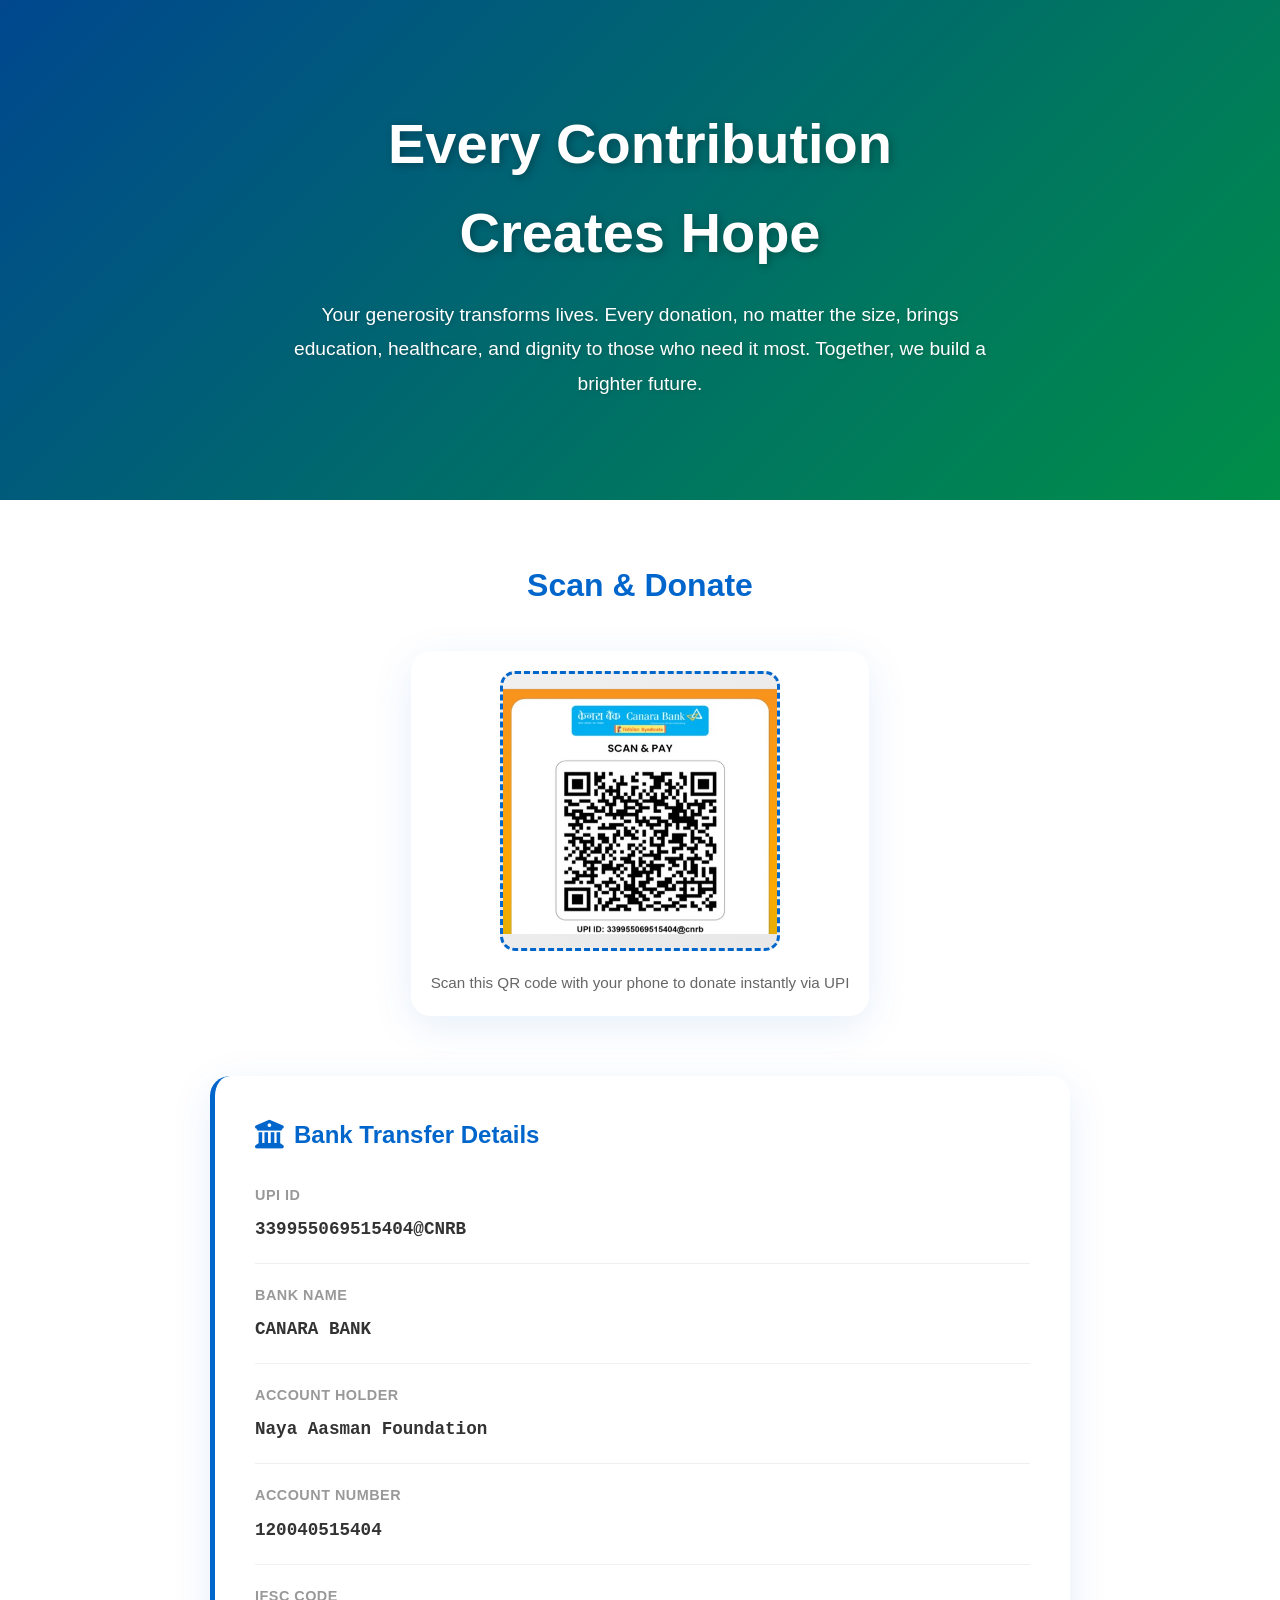
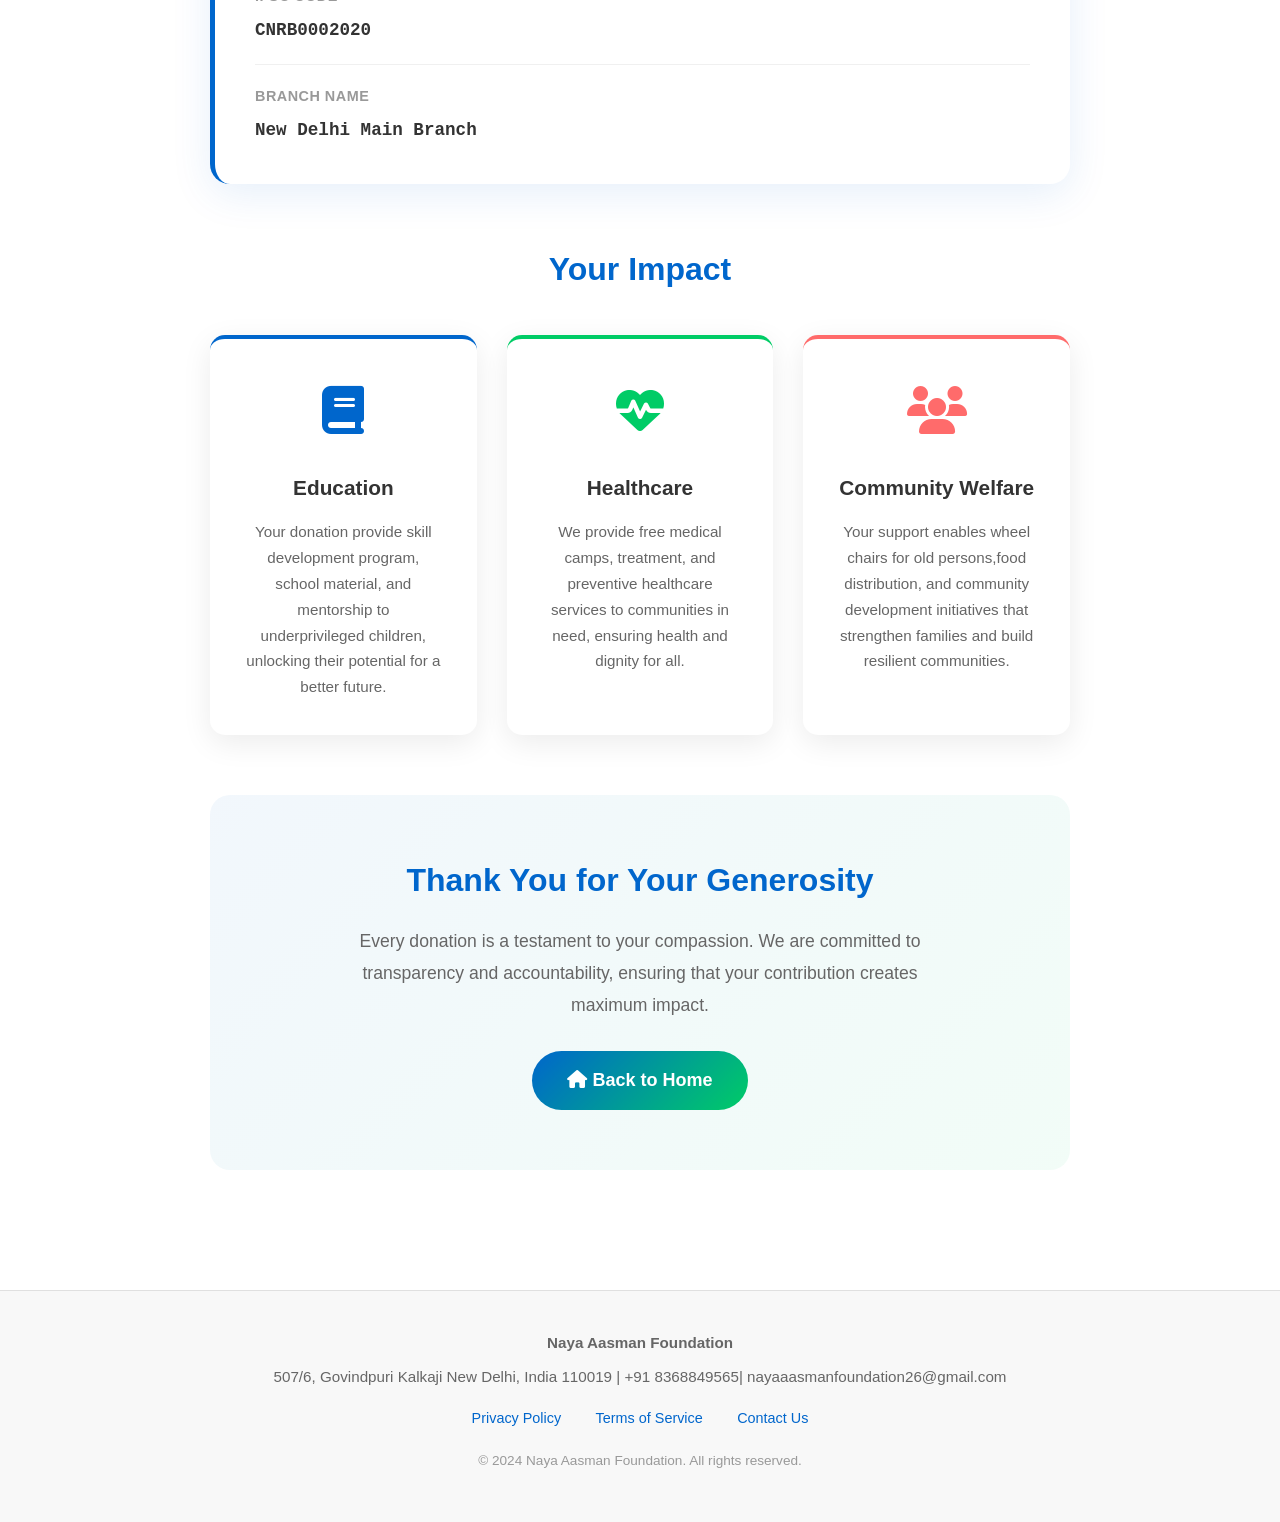
<file: donation.html>
<!DOCTYPE html>
<html lang="en">
<head>
    <meta charset="UTF-8">
    <meta name="viewport" content="width=device-width, initial-scale=1.0">
    <title>Donate - Naya Aasman Foundation</title>
    <link href="https://cdnjs.cloudflare.com/ajax/libs/font-awesome/6.4.0/css/all.min.css" rel="stylesheet">
    <style>
        * {
            margin: 0;
            padding: 0;
            box-sizing: border-box;
        }

        body {
            font-family: 'Segoe UI', Tahoma, Geneva, Verdana, sans-serif;
            background: #ffffff;
            color: #333;
            line-height: 1.6;
        }

        /* Hero Section */
        .hero {
            position: relative;
            height: 500px;
            background: linear-gradient(135deg, #0066cc 0%, #00cc66 100%);
            display: flex;
            align-items: center;
            justify-content: center;
            overflow: hidden;
            color: white;
            text-align: center;
        }

        .hero::before {
            content: '';
            position: absolute;
            top: 0;
            left: 0;
            right: 0;
            bottom: 0;
            background: url('https://images.unsplash.com/photo-1469571486292-0ba58a3f068b?w=1200&h=600&fit=crop') center/cover;
            opacity: 0.4;
            z-index: 0;
        }

        .hero::after {
            content: '';
            position: absolute;
            top: 0;
            left: 0;
            right: 0;
            bottom: 0;
            background: rgba(0, 0, 0, 0.3);
            z-index: 0;
        }

        .hero-content {
            position: relative;
            z-index: 1;
            max-width: 700px;
            animation: fadeInUp 1s ease-out;
        }

        .hero h1 {
            font-size: 3.5rem;
            font-weight: 700;
            margin-bottom: 20px;
            text-shadow: 2px 2px 8px rgba(0, 0, 0, 0.3);
        }

        .hero p {
            font-size: 1.2rem;
            margin-bottom: 0;
            text-shadow: 1px 1px 4px rgba(0, 0, 0, 0.2);
            line-height: 1.8;
        }

        /* Main Container */
        .container {
            max-width: 900px;
            margin: 0 auto;
            padding: 60px 20px;
        }

        /* QR Code Section */
        .qr-section {
            text-align: center;
            margin-bottom: 60px;
            animation: fadeIn 1s ease-out 0.3s both;
        }

        .qr-section h2 {
            font-size: 2rem;
            color: #0066cc;
            margin-bottom: 40px;
            font-weight: 700;
        }

        .qr-container {
            background: white;
            padding: 20px;
            border-radius: 20px;
            box-shadow: 0 10px 40px rgba(0, 102, 204, 0.1);
            display: inline-block;
            transition: all 0.3s ease;
            box-sizing: border-box; 
        }

        .qr-container:hover {
            transform: translateY(-5px);
            box-shadow: 0 15px 50px rgba(0, 102, 204, 0.15);
        }

        .qr-placeholder {
            width: 280px;
            height: 280px;
            background: linear-gradient(135deg, #f0f0f0, #e8e8e8);
            border-radius: 15px;
            display: flex;
            align-items: center;
            justify-content: center;
            margin: 0 auto;
            border: 3px dashed #0066cc;
            color: #208bf7;
            font-size: 4rem;
            overflow: hidden;           
            box-sizing: border-box;     
        }
        .qr-placeholder img {
            width: 100%;
            height: 100%;
            object-fit: contain;
            display: block;
        }

        .qr-text {
            margin-top: 20px;
            font-size: 0.95rem;
            color: #666;
        }

        /* Bank Details Section */
        .bank-section {
            margin-bottom: 60px;
            animation: fadeIn 1s ease-out 0.5s both;
        }

        .bank-card {
            background: white;
            padding: 40px;
            border-radius: 20px;
            box-shadow: 0 10px 40px rgba(0, 102, 204, 0.1);
            border-left: 5px solid #0066cc;
            transition: all 0.3s ease;
        }

        .bank-card:hover {
            transform: translateY(-5px);
            box-shadow: 0 15px 50px rgba(0, 102, 204, 0.15);
        }

        .bank-card h3 {
            font-size: 1.5rem;
            color: #0066cc;
            margin-bottom: 30px;
            display: flex;
            align-items: center;
            gap: 10px;
        }

        .bank-card h3 i {
            font-size: 1.8rem;
        }

        .bank-detail {
            margin-bottom: 20px;
            padding-bottom: 20px;
            border-bottom: 1px solid #f0f0f0;
        }

        .bank-detail:last-child {
            margin-bottom: 0;
            padding-bottom: 0;
            border-bottom: none;
        }

        .bank-detail label {
            display: block;
            font-size: 0.9rem;
            color: #999;
            font-weight: 600;
            margin-bottom: 8px;
            text-transform: uppercase;
            letter-spacing: 0.5px;
        }

        .bank-detail p {
            font-size: 1.1rem;
            color: #333;
            font-weight: 600;
            font-family: 'Courier New', monospace;
        }

        /* Impact Cards Section */
        .impact-section {
            margin-bottom: 60px;
            animation: fadeIn 1s ease-out 0.7s both;
        }

        .impact-section h2 {
            font-size: 2rem;
            color: #0066cc;
            margin-bottom: 40px;
            text-align: center;
            font-weight: 700;
        }

        .impact-grid {
            display: grid;
            grid-template-columns: repeat(auto-fit, minmax(250px, 1fr));
            gap: 30px;
        }

        .impact-card {
            background: white;
            padding: 35px;
            border-radius: 15px;
            text-align: center;
            box-shadow: 0 8px 30px rgba(0, 0, 0, 0.08);
            transition: all 0.3s ease;
            border-top: 4px solid #0066cc;
        }

        .impact-card:nth-child(2) {
            border-top-color: #00cc66;
        }

        .impact-card:nth-child(3) {
            border-top-color: #ff6b6b;
        }

        .impact-card:hover {
            transform: translateY(-10px);
            box-shadow: 0 15px 45px rgba(0, 0, 0, 0.12);
        }

        .impact-icon {
            font-size: 3rem;
            margin-bottom: 20px;
            color: #0066cc;
        }

        .impact-card:nth-child(2) .impact-icon {
            color: #00cc66;
        }

        .impact-card:nth-child(3) .impact-icon {
            color: #ff6b6b;
        }

        .impact-card h3 {
            font-size: 1.3rem;
            margin-bottom: 15px;
            color: #333;
            font-weight: 700;
        }

        .impact-card p {
            color: #666;
            line-height: 1.7;
            font-size: 0.95rem;
        }

        /* Thank You Section */
        .thank-you-section {
            background: linear-gradient(135deg, rgba(0, 102, 204, 0.05), rgba(0, 204, 102, 0.05));
            padding: 60px 40px;
            border-radius: 20px;
            text-align: center;
            margin-bottom: 60px;
            animation: fadeIn 1s ease-out 0.9s both;
        }

        .thank-you-section h2 {
            font-size: 2rem;
            color: #0066cc;
            margin-bottom: 20px;
            font-weight: 700;
        }

        .thank-you-section p {
            font-size: 1.1rem;
            color: #666;
            max-width: 600px;
            margin: 0 auto;
            line-height: 1.8;
        }
        /* ================= HOME BUTTON ================= */

.home-btn{
    display:inline-block;
    margin-top:30px;
    padding:15px 35px;
    background:linear-gradient(135deg,#0066cc,#00cc66);
    color:#fff;
    text-decoration:none;
    font-size:18px;
    font-weight:600;
    border-radius:50px;
    transition:0.3s ease;
}

.home-btn:hover{
    transform:translateY(-4px);
    box-shadow:0 15px 35px rgba(0,102,204,.35);
} 


        /* Footer */
        footer {
            background: #f8f8f8;
            padding: 40px 20px;
            text-align: center;
            border-top: 1px solid #e0e0e0;
        }

        footer p {
            color: #666;
            font-size: 0.95rem;
            margin-bottom: 10px;
        }

        footer a {
            color: #0066cc;
            text-decoration: none;
            transition: color 0.3s ease;
        }

        footer a:hover {
            color: #00cc66;
        }

        .footer-links {
            margin-top: 15px;
        }

        .footer-links a {
            margin: 0 15px;
            font-size: 0.9rem;
        }

        /* Animations */
        @keyframes fadeInUp {
            from {
                opacity: 0;
                transform: translateY(30px);
            }
            to {
                opacity: 1;
                transform: translateY(0);
            }
        }

        @keyframes fadeIn {
            from {
                opacity: 0;
            }
            to {
                opacity: 1;
            }
        }

        /* Responsive */
        @media (max-width: 768px) {
            .hero {
                height: 400px;
            }

            .hero h1 {
                font-size: 2.2rem;
            }

            .hero p {
                font-size: 1rem;
            }

            .container {
                padding: 40px 20px;
            }

            .qr-section h2 {
                font-size: 1.5rem;
            }

            .qr-placeholder {
                width: 220px;
                height: 220px;
            }

            .bank-card {
                padding: 25px;
            }

            .impact-section h2 {
                font-size: 1.5rem;
            }

            .impact-grid {
                grid-template-columns: 1fr;
            }

            .thank-you-section {
                padding: 40px 25px;
            }

            .thank-you-section h2 {
                font-size: 1.5rem;
            }
        }
    </style>
</head>
<body>
    <!-- Hero Section -->
    <section class="hero">
        <div class="hero-content">
            <h1>Every Contribution Creates Hope</h1>
            <p>Your generosity transforms lives. Every donation, no matter the size, brings education, healthcare, and dignity to those who need it most. Together, we build a brighter future.</p>
        </div>
    </section>

    <!-- Main Content -->
    <div class="container">
        <!-- QR Code Section -->
        <section class="qr-section">
            <h2>Scan & Donate</h2>
            <div class="qr-container">
                <div class="qr-placeholder">
                <img src="images/donation-qr.png" alt="Scan to Donate">
                </div>

                <p class="qr-text">Scan this QR code with your phone to donate instantly via UPI</p>
            </div>
        </section>

        <!-- Bank Details Section -->
        <section class="bank-section">
            <div class="bank-card">
                <h3>
                    <i class="fas fa-university"></i>
                    Bank Transfer Details
                </h3>

                <div class="bank-detail">
                    <label>UPI ID</label>
                    <p>339955069515404@CNRB</p>
                </div>

                <div class="bank-detail">
                    <label>Bank Name</label>
                    <p>CANARA BANK</p>
                </div>

                <div class="bank-detail">
                    <label>Account Holder</label>
                    <p>Naya Aasman Foundation</p>
                </div>

                <div class="bank-detail">
                    <label>Account Number</label>
                    <p>120040515404</p>
                </div>

                <div class="bank-detail">
                    <label>IFSC Code</label>
                    <p>CNRB0002020</p>
                </div>

                <div class="bank-detail">
                    <label>Branch Name</label>
                    <p>New Delhi Main Branch</p>
                </div>
            </div>
        </section>

        <!-- Impact Section -->
        <section class="impact-section">
            <h2>Your Impact</h2>
            <div class="impact-grid">
                <div class="impact-card">
                    <div class="impact-icon">
                        <i class="fas fa-book"></i>
                    </div>
                    <h3>Education</h3>
                    <p>Your donation provide skill development program, school material, and mentorship to underprivileged children, unlocking their potential for a better future.</p>
                </div>

                <div class="impact-card">
                    <div class="impact-icon">
                        <i class="fas fa-heartbeat"></i>
                    </div>
                    <h3>Healthcare</h3>
                    <p>We provide free medical camps, treatment, and preventive healthcare services to communities in need, ensuring health and dignity for all.</p>
                </div>

                <div class="impact-card">
                    <div class="impact-icon">
                        <i class="fas fa-users"></i>
                    </div>
                    <h3>Community Welfare</h3>
                    <p>Your support enables wheel chairs for old persons,food distribution, and community development initiatives that strengthen families and build resilient communities.</p>
                </div>
            </div>
        </section>

        <!-- Thank You Section -->
        <section class="thank-you-section">
            <h2>Thank You for Your Generosity</h2>
            <p>Every donation is a testament to your compassion. We are committed to transparency and accountability, ensuring that your contribution creates maximum impact.</p>
            <a href="index.html" class="home-btn">
        <i class="fas fa-home"></i> Back to Home
    </a>
        </section>
    </div>

    <!-- Footer -->
    <footer>
        <p><strong>Naya Aasman Foundation</strong></p>
        <p>507/6, Govindpuri Kalkaji New Delhi, India 110019 | +91 8368849565| nayaaasmanfoundation26@gmail.com</p>
        <div class="footer-links">
            <a href="#">Privacy Policy</a>
            <a href="#">Terms of Service</a>
            <a href="#">Contact Us</a>
        </div>
        <p style="margin-top: 20px; font-size: 0.85rem; color: #999;">&copy; 2024 Naya Aasman Foundation. All rights reserved.</p>
    </footer>

    <script>
        // Simple fade-in animation on scroll
        const observerOptions = {
            threshold: 0.1,
            rootMargin: '0px 0px -100px 0px'
        };

        const observer = new IntersectionObserver(function(entries) {
            entries.forEach(entry => {
                if (entry.isIntersecting) {
                    entry.target.style.opacity = '1';
                    entry.target.style.transform = 'translateY(0)';
                }
            });
        }, observerOptions);

        // Observe all sections
        document.querySelectorAll('.qr-section, .bank-section, .impact-section, .thank-you-section').forEach(el => {
            el.style.opacity = '0';
            el.style.transform = 'translateY(20px)';
            el.style.transition = 'all 0.6s ease';
            observer.observe(el);
        });
    </script>
</body>
</html>
</file>
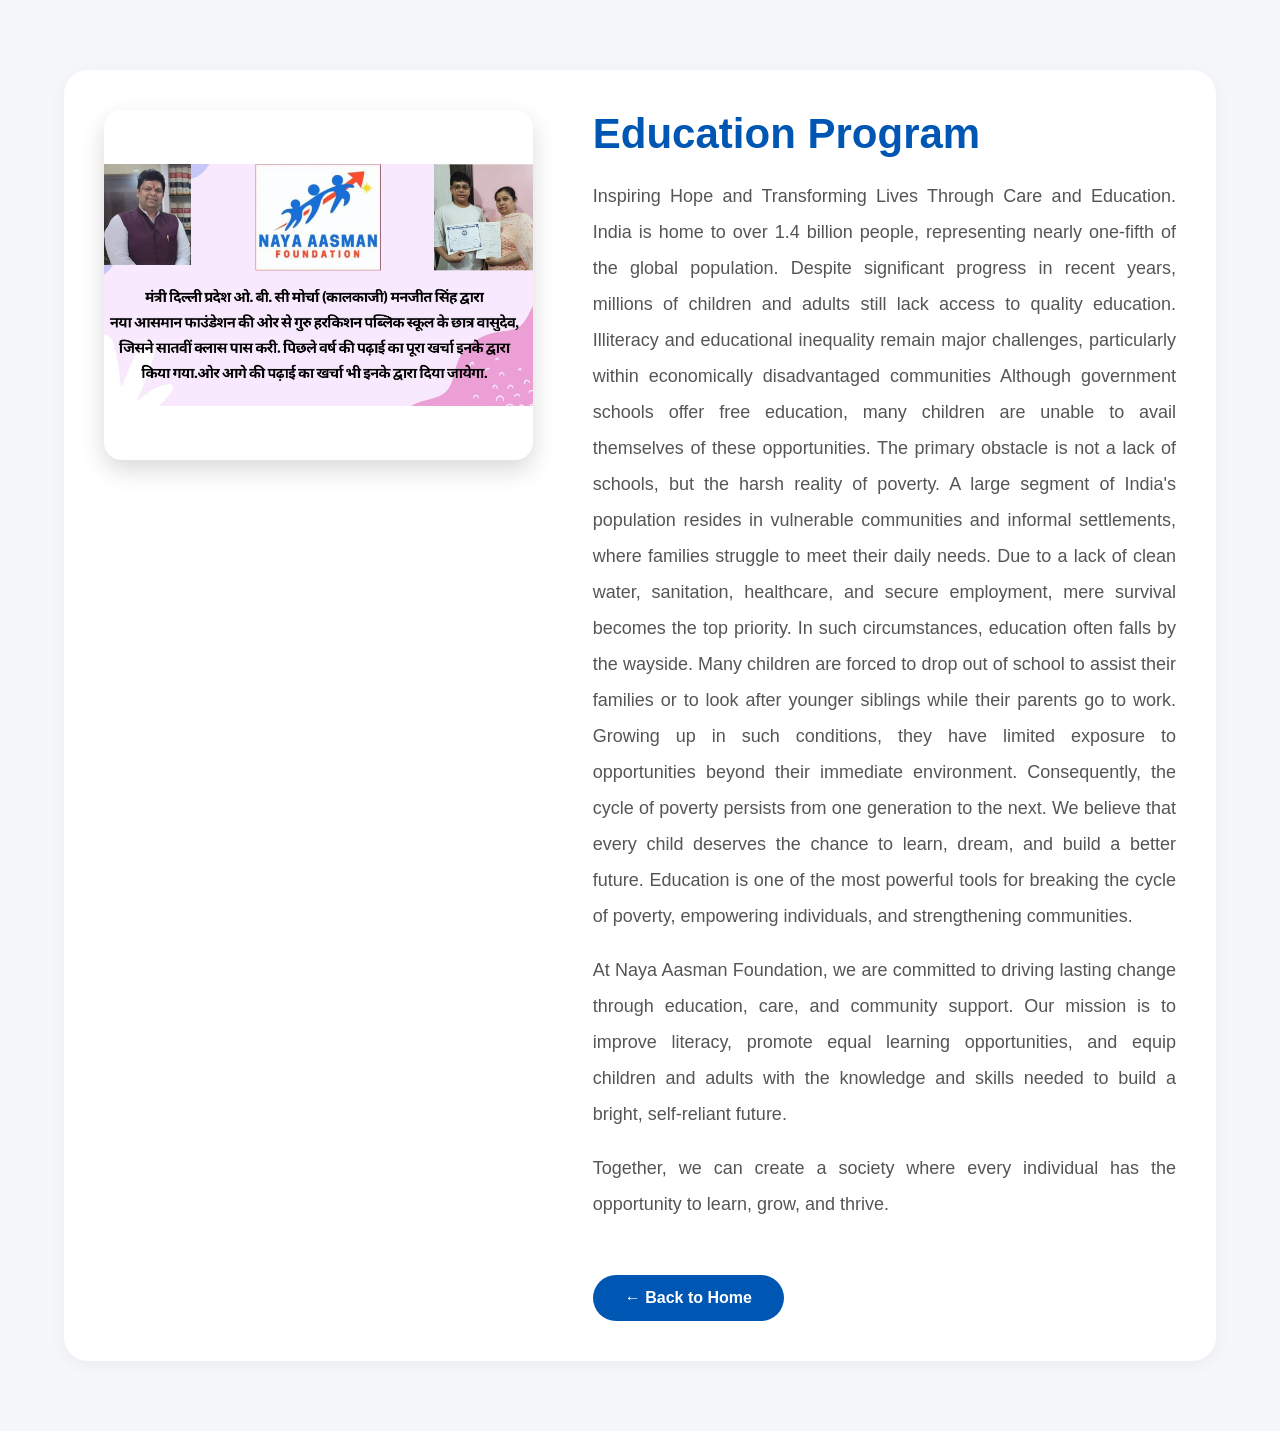
<file: education.html>
<!DOCTYPE html>
<html lang="en">

<head>
    <meta charset="UTF-8">
    <meta name="viewport" content="width=device-width, initial-scale=1.0">

    <title>Education Program | Naya Aasman Foundation</title>

    <style>

        /* ==========================================
           PROGRAM DETAILS PAGE
        ========================================== */

        body {
            margin: 0;
            padding: 0;
            font-family: 'Segoe UI', Arial, Helvetica, sans-serif;
            background: #f5f7fa;
        }

        /* Main Section */

        .program-section {
            padding: 70px 5%;
            min-height: 100vh;
            display: flex;
            align-items: center;
        }

        /* Container */

        .program-container {
            max-width: 1200px;
            margin: 0 auto;
            display: flex;
            align-items: flex-start;
            justify-content: space-between;
            gap: 60px;
            background: #fff;
            padding: 40px;
            border-radius: 24px;
            box-shadow: 0 4px 20px rgba(0,0,0,0.05);
        }

        /* Left Image */

        .program-image {
            flex: 0 0 40%;
        }

        .program-image img {
            width: 100%;
            max-width: 450px;
            height: 350px;
            object-fit: contain;
            object-position: center;
            border-radius: 18px;
            box-shadow: 0 10px 25px rgba(0,0,0,0.15);
            transition: .4s ease;
        }

        .program-image img:hover {
            transform: scale(1.03);
        }

        /* Right Content */

        .program-content {
            flex: 1;
        }

        .program-content h1 {
            font-size: 42px;
            color: #0056b3;
            margin-top: 0;
            margin-bottom: 20px;
            font-weight: 700;
        }

        .program-content p {
            font-size: 18px;
            color: #555;
            line-height: 2;
            text-align: justify;
        }

        /* Back Button */

        .back-btn {
            display: inline-block;
            margin-top: 35px;
            padding: 14px 32px;
            background: #0056b3;
            color: #fff;
            text-decoration: none;
            border-radius: 50px;
            font-size: 16px;
            font-weight: 600;
            transition: .3s;
        }

        .back-btn:hover {
            background: #003d82;
            transform: translateY(-3px);
            box-shadow: 0 5px 15px rgba(0, 86, 179, 0.3);
        }

        /* Tablet */

        @media(max-width: 992px) {

            .program-container {
                gap: 40px;
                flex-direction: column;
                align-items: center;
            }

            .program-image img {
                max-width: 100%;
                height: auto;
            }

            .program-content h1 {
                font-size: 34px;
            }

            .program-content p {
                font-size: 17px;
            }

        }

        /* Mobile */

        @media(max-width: 768px) {

            .program-section {
                padding: 40px 20px;
            }

            .program-container {
                padding: 25px;
                flex-direction: column;
                align-items: center;
                text-align: center;
            }

            .program-image {
                flex: 100%;
                width: 100%;
            }

            .program-image img {
                width: 100%;
                max-width: 100%;
                height: 250px;
            }

            .program-content {
                width: 100%;
            }

            .program-content h1 {
                font-size: 30px;
                margin-top: 25px;
            }

            .program-content p {
                text-align: left;
                font-size: 16px;
                line-height: 1.8;
            }

            .back-btn {
                display: inline-block;
                margin-top: 30px;
            }

        }

    </style>
</head>

<body>

    <section class="program-section">

        <div class="program-container">

            <!-- Left Image Section -->
            <div class="program-image">
                <img src="images/program1.jpg" alt="Education">
            </div>

            <!-- Right Content Section -->
            <div class="program-content">

                <h1>Education Program</h1>

                <p>
                    Inspiring Hope and Transforming Lives Through Care and Education.
                    India is home to over 1.4 billion people, representing nearly one-fifth
                    of the global population. Despite significant progress in recent years,
                    millions of children and adults still lack access to quality education.
                    Illiteracy and educational inequality remain major challenges,
                    particularly within economically disadvantaged communities
                    Although government schools offer free education, many children are
                    unable to avail themselves of these opportunities. The primary obstacle
                    is not a lack of schools, but the harsh reality of poverty.
                    A large segment of India's population resides in vulnerable communities
                    and informal settlements, where families struggle to meet their daily
                    needs. Due to a lack of clean water, sanitation, healthcare, and secure
                    employment, mere survival becomes the top priority. In such circumstances,
                    education often falls by the wayside.
                    Many children are forced to drop out of school to assist their families
                    or to look after younger siblings while their parents go to work. Growing
                    up in such conditions, they have limited exposure to opportunities beyond
                    their immediate environment. Consequently, the cycle of poverty persists
                    from one generation to the next.
                    We believe that every child deserves the chance to learn, dream, and
                    build a better future. Education is one of the most powerful tools for
                    breaking the cycle of poverty, empowering individuals, and strengthening
                    communities.

                <p>
                    At Naya Aasman Foundation, we are committed to driving lasting change
                    through education, care, and community support. Our mission is to improve
                    literacy, promote equal learning opportunities, and equip children and
                    adults with the knowledge and skills needed to build a bright,
                    self-reliant future.
                </p>

                <p>
                    Together, we can create a society where every individual has the
                    opportunity to learn, grow, and thrive.
                </p>

                <a href="index.html" class="back-btn">
                    ← Back to Home
                </a>

            </div>

        </div>

    </section>

</body>
</html>
</file>
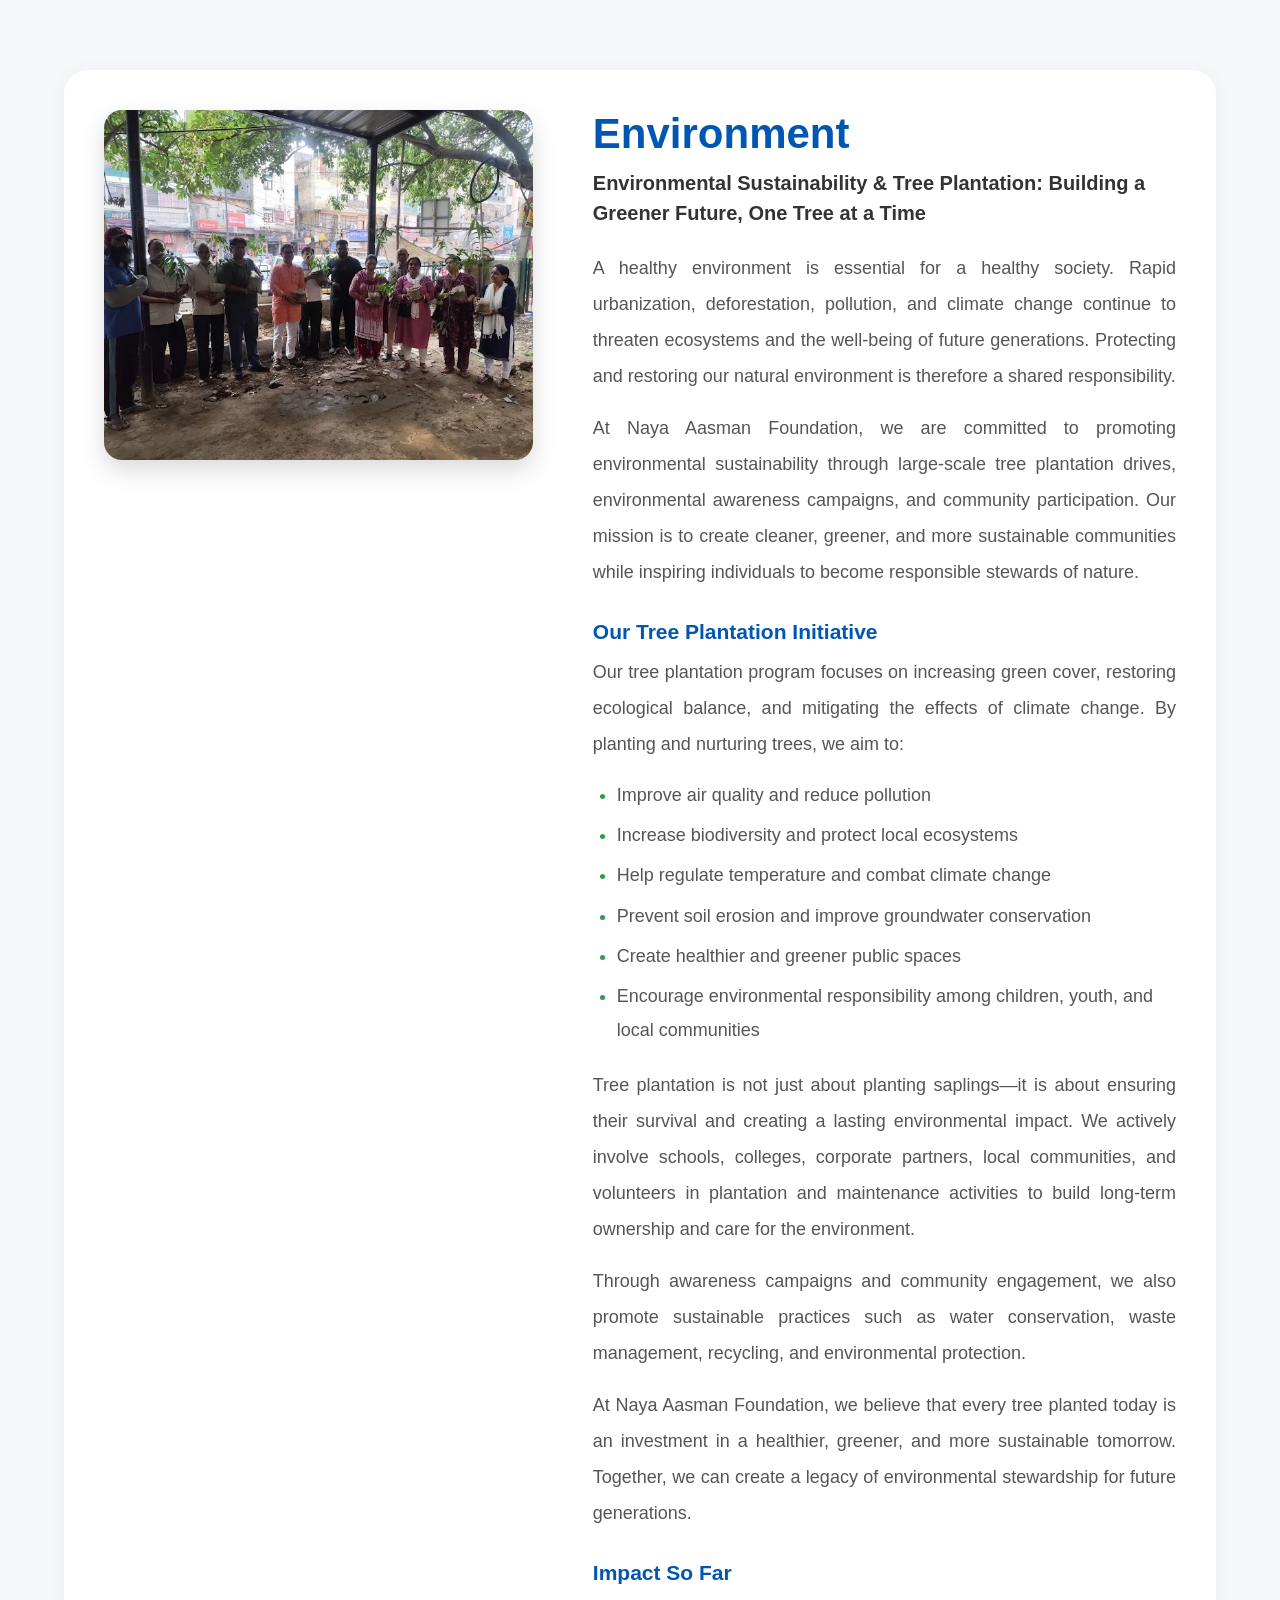
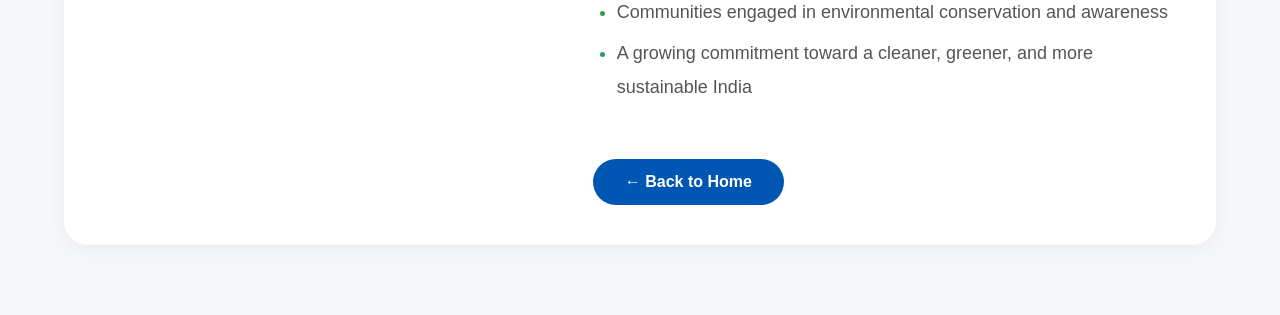
<file: environment.html>
<!DOCTYPE html>
<html lang="en">
<head>
    <meta charset="UTF-8">
    <meta name="viewport" content="width=device-width, initial-scale=1.0">
    <title>Environment | Naya Aasman Foundation</title>
    <style>
        /* ==========================================
           PROGRAM DETAILS PAGE
        ========================================== */

        body{
            margin:0;
            padding:0;
            font-family: 'Segoe UI', Arial, Helvetica, sans-serif;
            background:#f5f7fa;
        }

        /* Main Section */

        .program-section{
            padding:70px 5%;
            min-height: 100vh;
            display: flex;
            align-items: center;
        }

        /* Container */

        .program-container{
            max-width:1200px;
            margin:0 auto;
            display:flex;
            align-items:flex-start;
            justify-content:space-between;
            gap:60px;
            background: #fff;
            padding: 40px;
            border-radius: 24px;
            box-shadow: 0 4px 20px rgba(0,0,0,0.05);
        }

        /* Left Image */

        .program-image{
            flex:0 0 40%;
        }

        .program-image img{
            width:100%;
            max-width:450px;
            height:350px;
            object-fit:cover;
            object-position:center;
            border-radius:18px;
            box-shadow:0 10px 25px rgba(0,0,0,0.15);
            transition:.4s ease;
        }

        .program-image img:hover{
            transform:scale(1.03);
        }

        /* Right Content */

        .program-content{
            flex:1;
        }

        .program-content h1{
            font-size:42px;
            color:#0056b3;
            margin-top:0;
            margin-bottom:10px;
            font-weight:700;
        }

        /* Subtitle under the main heading */
        .program-content h3{
            font-size:20px;
            color:#333;
            margin:0 0 22px;
            font-weight:600;
            line-height:1.5;
        }

        /* Small section headings */
        .program-content h4{
            font-size:21px;
            color:#0056b3;
            margin:30px 0 10px;
            font-weight:700;
        }

        .program-content p{
            font-size:18px;
            color:#555;
            line-height:2;
            text-align:justify;
            margin:0 0 16px;
        }

        /* Bullet list */
        .program-content ul{
            margin:10px 0 20px;
            padding-left:24px;
            text-align:left;
        }

        .program-content li{
            font-size:18px;
            color:#555;
            line-height:1.9;
            margin-bottom:6px;
        }

        .program-content li::marker{
            color:#2e9b4f;
        }

        /* Back Button */

        .back-btn{
            display:inline-block;
            margin-top:35px;
            padding:14px 32px;
            background:#0056b3;
            color:#fff;
            text-decoration:none;
            border-radius:50px;
            font-size:16px;
            font-weight:600;
            transition:.3s;
        }

        .back-btn:hover{
            background:#003d82;
            transform:translateY(-3px);
            box-shadow: 0 5px 15px rgba(0, 86, 179, 0.3);
        }

        /* Tablet */

        @media(max-width:992px){

        .program-container{
            gap:40px;
            flex-direction: column;
            align-items: center;
        }

        .program-image img{
            max-width:100%;
            height:auto;
        }

        .program-content h1{
            font-size:34px;
        }

        .program-content p,
        .program-content li{
            font-size:17px;
        }

        }

        /* Mobile */

        @media(max-width:768px){

        .program-section {
            padding: 40px 20px;
        }

        .program-container{
            padding: 25px;
            flex-direction:column;
            align-items:center;
        }

        .program-image{
            flex:100%;
            width: 100%;
        }

        .program-image img{
            width:100%;
            max-width:100%;
            height:250px;
        }

        .program-content{
            width:100%;
        }

        .program-content h1{
            font-size:30px;
            margin-top:25px;
        }

        .program-content h3{
            font-size:18px;
        }

        .program-content p{
            text-align:left;
            font-size:16px;
            line-height:1.8;
        }

        .program-content li{
            font-size:16px;
            line-height:1.7;
        }

        .back-btn{
            display:inline-block;
            margin-top:30px;
        }

        }
    </style>
</head>
<body>

    <section class="program-section">
        <div class="program-container">

            <!-- Left Image Section -->
            <div class="program-image">
                <img src="images/program3.jpg" alt="Naya Aasman Foundation volunteers at a tree plantation drive">
            </div>

            <!-- Right Content Section -->
            <div class="program-content">
                <h1>Environment</h1>
                <h3>Environmental Sustainability &amp; Tree Plantation: Building a Greener Future, One Tree at a Time</h3>

                <p>
                    A healthy environment is essential for a healthy society. Rapid urbanization, deforestation, pollution, and climate change continue to threaten ecosystems and the well-being of future generations. Protecting and restoring our natural environment is therefore a shared responsibility.
                </p>

                <p>
                    At Naya Aasman Foundation, we are committed to promoting environmental sustainability through large-scale tree plantation drives, environmental awareness campaigns, and community participation. Our mission is to create cleaner, greener, and more sustainable communities while inspiring individuals to become responsible stewards of nature.
                </p>

                <h4>Our Tree Plantation Initiative</h4>

                <p>
                    Our tree plantation program focuses on increasing green cover, restoring ecological balance, and mitigating the effects of climate change. By planting and nurturing trees, we aim to:
                </p>

                <ul>
                    <li>Improve air quality and reduce pollution</li>
                    <li>Increase biodiversity and protect local ecosystems</li>
                    <li>Help regulate temperature and combat climate change</li>
                    <li>Prevent soil erosion and improve groundwater conservation</li>
                    <li>Create healthier and greener public spaces</li>
                    <li>Encourage environmental responsibility among children, youth, and local communities</li>
                </ul>

                <p>
                    Tree plantation is not just about planting saplings&mdash;it is about ensuring their survival and creating a lasting environmental impact. We actively involve schools, colleges, corporate partners, local communities, and volunteers in plantation and maintenance activities to build long-term ownership and care for the environment.
                </p>

                <p>
                    Through awareness campaigns and community engagement, we also promote sustainable practices such as water conservation, waste management, recycling, and environmental protection.
                </p>

                <p>
                    At Naya Aasman Foundation, we believe that every tree planted today is an investment in a healthier, greener, and more sustainable tomorrow. Together, we can create a legacy of environmental stewardship for future generations.
                </p>

                <h4>Impact So Far</h4>

                <ul>
                    <li>Communities engaged in environmental conservation and awareness</li>
                    <li>A growing commitment toward a cleaner, greener, and more sustainable India</li>
                </ul>

                <a href="index.html" class="back-btn">&larr; Back to Home</a>
            </div>

        </div>
    </section>

</body>
</html>
</file>
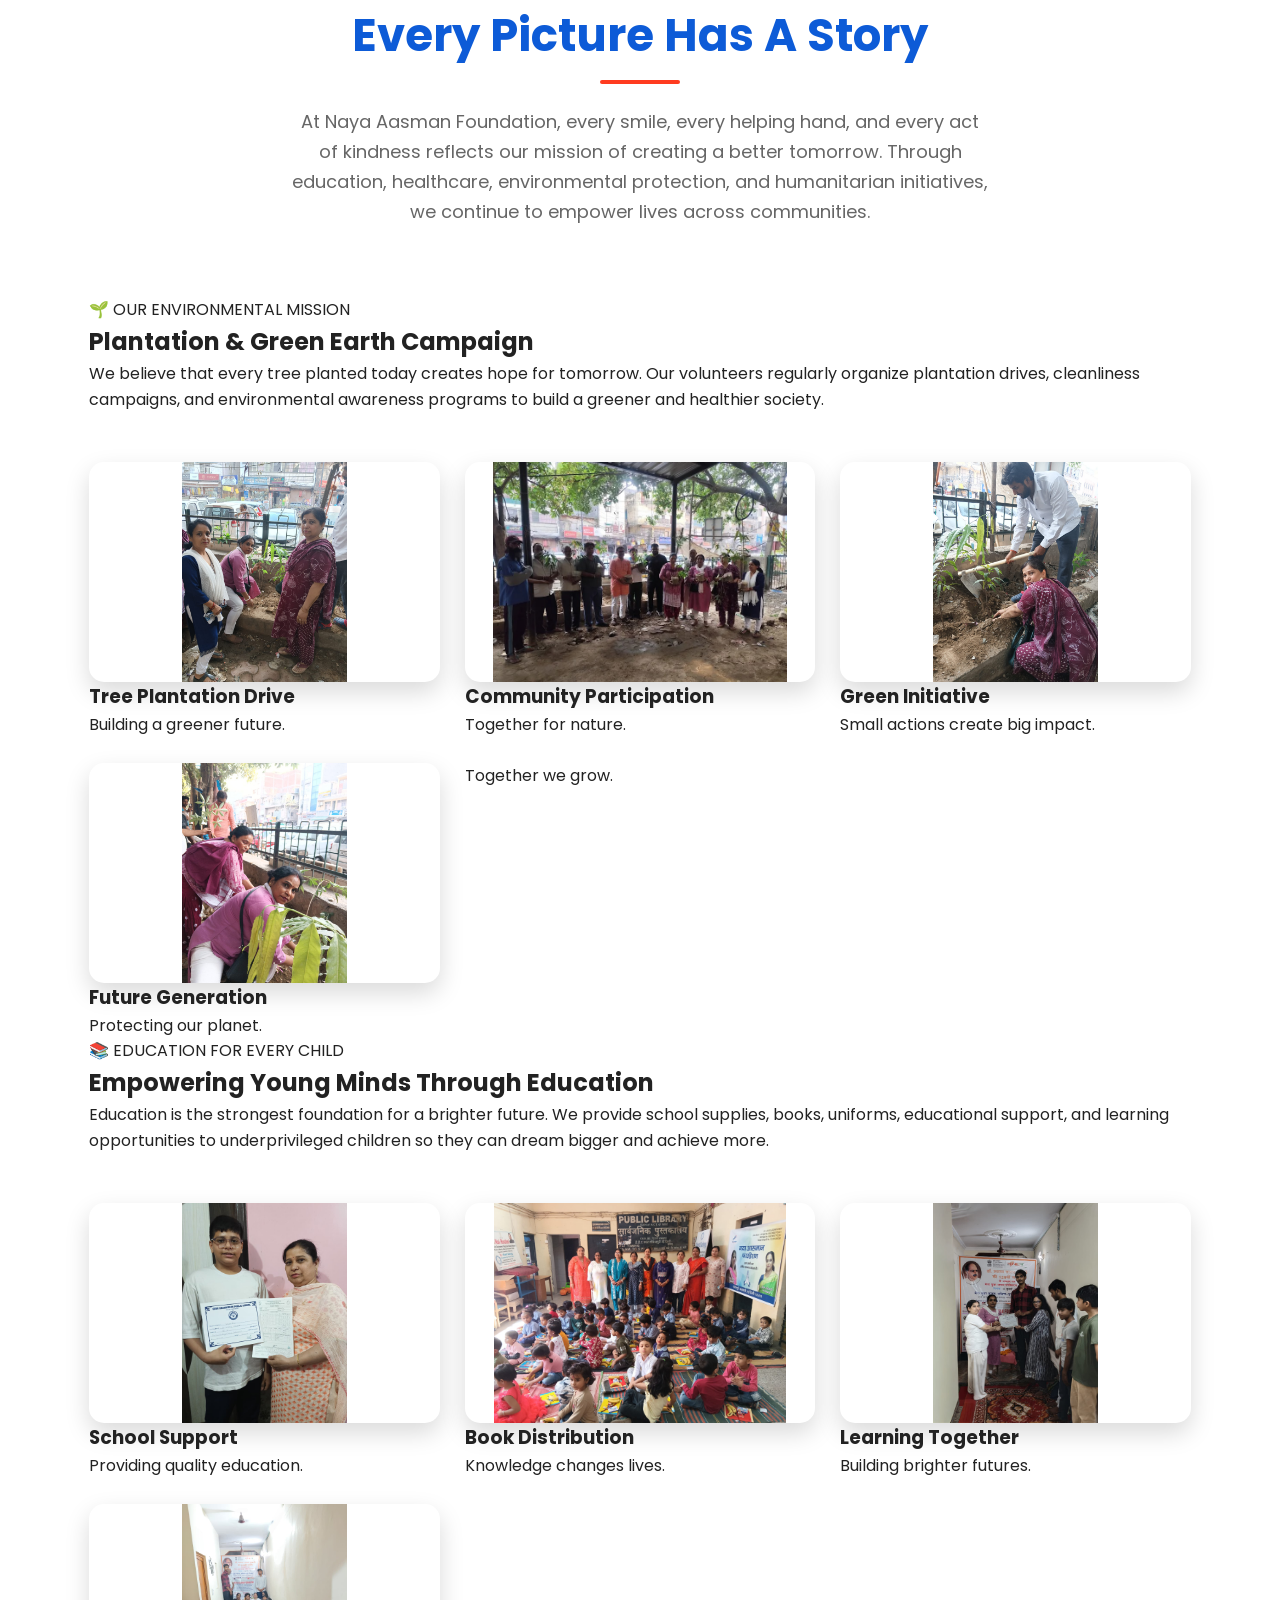
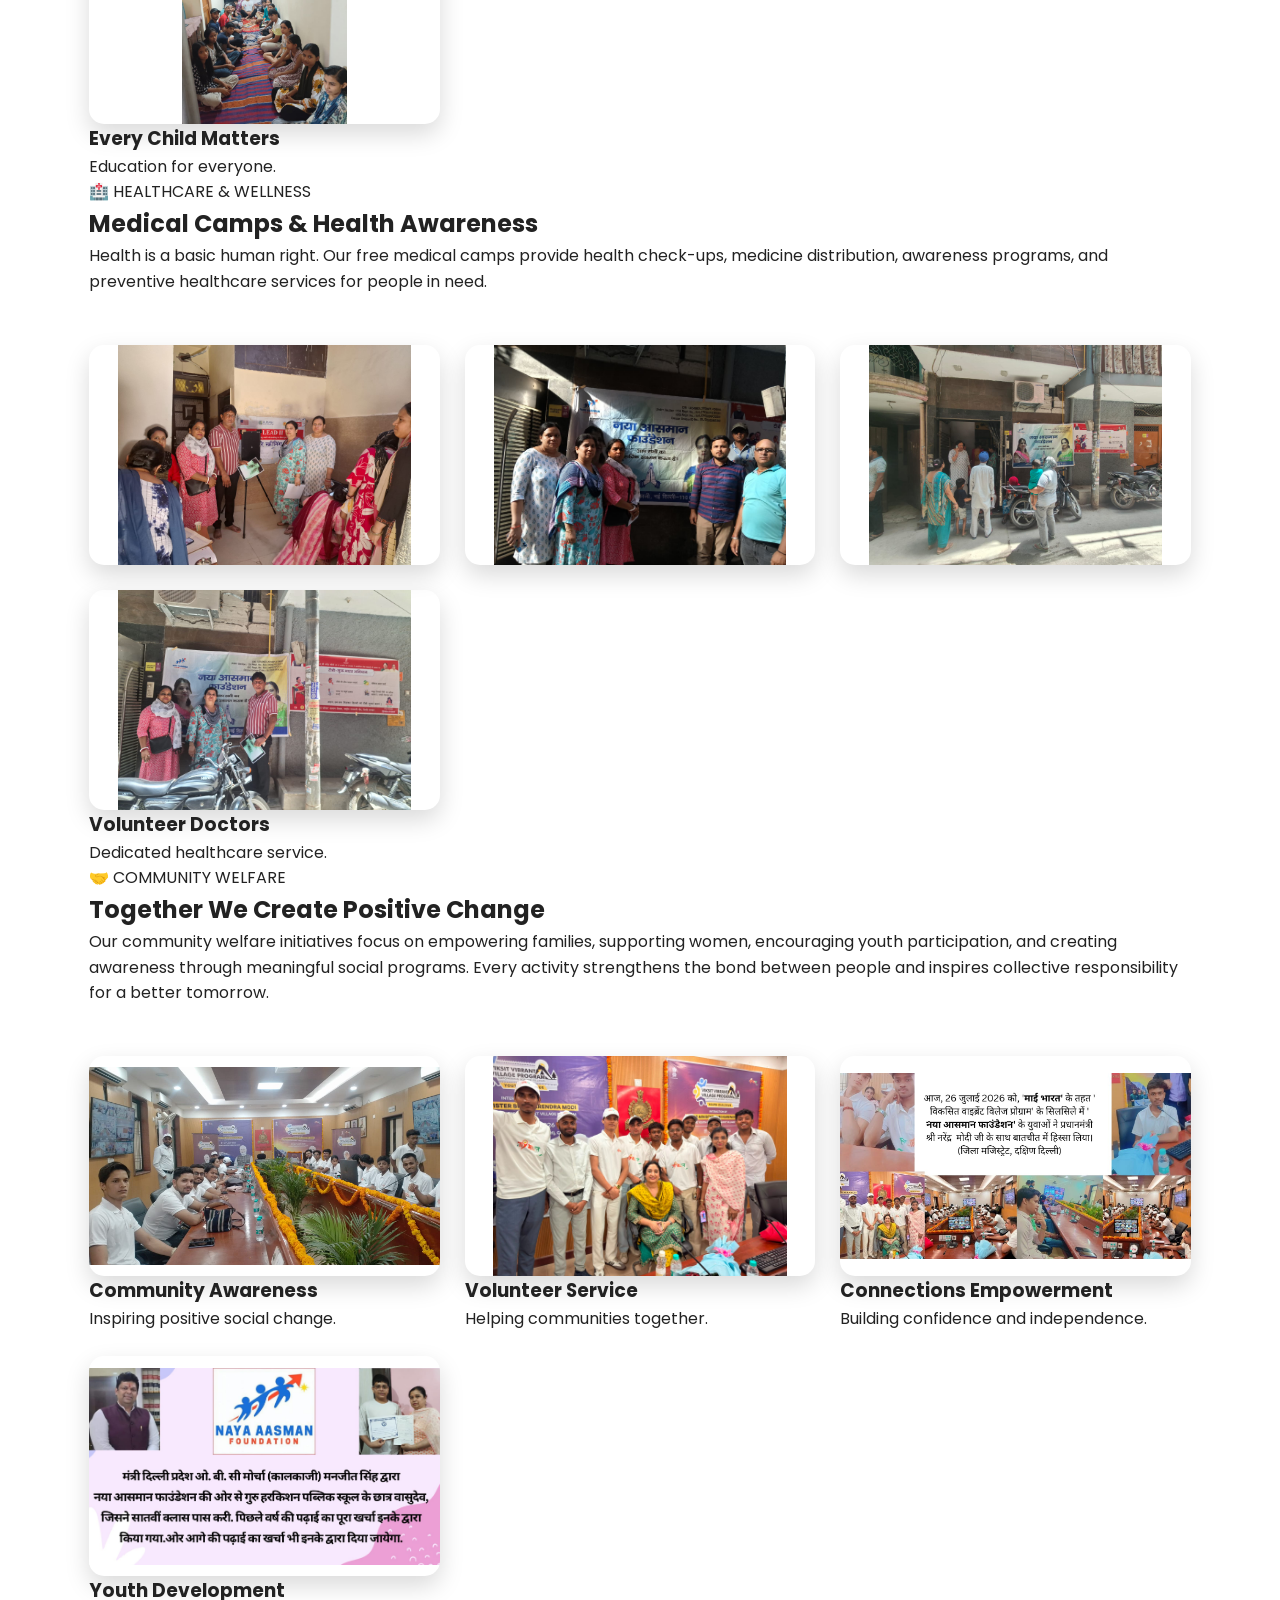
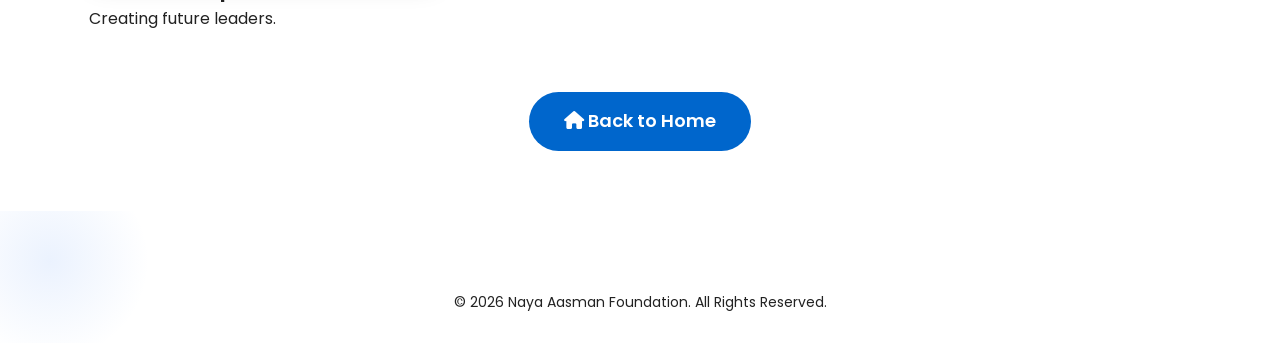
<file: gallery.html>
<!DOCTYPE html>
<html lang="en">

<head>

<meta charset="UTF-8">
<meta name="viewport" content="width=device-width, initial-scale=1.0">

<title>Our Gallery | Naya Aasman Foundation</title>

<!-- Font Awesome -->
<link rel="stylesheet"
href="https://cdnjs.cloudflare.com/ajax/libs/font-awesome/6.6.0/css/all.min.css">

<!-- Google Font -->
<link href="https://fonts.googleapis.com/css2?family=Poppins:wght@300;400;500;600;700;800&display=swap" rel="stylesheet">

<link rel="stylesheet" href="style.css">

</head>

<body>


<!--================ INTRO SECTION ================-->

<section class="gallery-intro">

<div class="container">

<div class="section-title">

<h2>

Every Picture Has A Story

</h2>

<p>

At Naya Aasman Foundation, every smile, every helping hand,
and every act of kindness reflects our mission of creating
a better tomorrow. Through education, healthcare,
environmental protection, and humanitarian initiatives,
we continue to empower lives across communities.

</p>

</div>

<div class="intro-boxes">

<div class="intro-card">


<p>


</p>

</div>

<div class="intro-card">


<p>


</p>

</div>

<div class="intro-card">


<p>


</p>

</div>

</div>

</div>

</section>

<!--================ PLANTATION ================-->

<section class="gallery-section" id="gallery-start">

<div class="container">

<div class="gallery-heading">

<span>

🌱 OUR ENVIRONMENTAL MISSION

</span>

<h2>

Plantation & Green Earth Campaign

</h2>

<p>

We believe that every tree planted today creates hope for tomorrow.
Our volunteers regularly organize plantation drives,
cleanliness campaigns, and environmental awareness programs
to build a greener and healthier society.

</p>

</div>

<div class="gallery-grid">

<div class="gallery-item">

<img src="images/gallery9.jpg" alt="Plantation">

<div class="gallery-overlay">

<h3>Tree Plantation Drive</h3>

<p>

Building a greener future.

</p>

</div>

</div>

<div class="gallery-item">

<img src="images/gallery14.jpg" alt="Plantation">

<div class="gallery-overlay">

<h3>Community Participation</h3>

<p>

Together for nature.

</p>

</div>

</div>

<div class="gallery-item">

<img src="images/gallery28.jpg" alt="Plantation">

<div class="gallery-overlay">

<h3>Green Initiative</h3>

<p>

Small actions create big impact.

</p>

</div>

</div>

<div class="gallery-item">

<img src="images/gallery26.jpg" alt="Plantation">

<div class="gallery-overlay">

<h3>Future Generation</h3>

<p>

Protecting our planet.

</p>

</div>

</div>


<p>

Together we grow.

</p>

</div>

</div>


<p>

</p>

</div>

</div>

</div>

</div>

</section>
<!--================ EDUCATION SECTION ================-->

<section class="gallery-section alt-bg">

<div class="container">

<div class="gallery-heading">

<span>📚 EDUCATION FOR EVERY CHILD</span>

<h2>
Empowering Young Minds Through Education
</h2>

<p>

Education is the strongest foundation for a brighter future.
We provide school supplies, books, uniforms, educational support,
and learning opportunities to underprivileged children so they can
dream bigger and achieve more.

</p>

</div>

<div class="gallery-grid">

<div class="gallery-item">
<img src="images/gallery3.jpg" alt="Education">
<div class="gallery-overlay">
<h3>School Support</h3>
<p>Providing quality education.</p>
</div>
</div>

<div class="gallery-item">
<img src="images/gallery6.jpg" alt="Education">
<div class="gallery-overlay">
<h3>Book Distribution</h3>
<p>Knowledge changes lives.</p>
</div>
</div>

<div class="gallery-item">
<img src="images/gallery2.jpg" alt="Education">
<div class="gallery-overlay">
<h3>Learning Together</h3>
<p>Building brighter futures.</p>
</div>
</div>

<div class="gallery-item">
<img src="images/gallery8.jpg" alt="Education">
<div class="gallery-overlay">
<h3>Every Child Matters</h3>
<p>Education for everyone.</p>
</div>
</div>


</div>

</div>

</section>

<!--================ MEDICAL SECTION ================-->

<section class="gallery-section">

<div class="container">

<div class="gallery-heading">

<span>🏥 HEALTHCARE & WELLNESS</span>

<h2>

Medical Camps & Health Awareness

</h2>

<p>

Health is a basic human right.
Our free medical camps provide health check-ups,
medicine distribution, awareness programs,
and preventive healthcare services for people in need.

</p>

</div>

<div class="gallery-grid">

<div class="gallery-item">
<img src="images/gallery12.jpg" alt="">
<div class="gallery-overlay">
</div>
</div>

<div class="gallery-item">
<img src="images/gallery20.jpg" alt="">
<div class="gallery-overlay">
</div>
</div>

<div class="gallery-item">
<img src="images/gallery24.jpg" alt="">
<div class="gallery-overlay">
</div>
</div>

<div class="gallery-item">
<img src="images/gallery25.jpg" alt="">
<div class="gallery-overlay">
<h3>Volunteer Doctors</h3>
<p>Dedicated healthcare service.</p>
</div>
</div>


</div>
</div>

</div>
</div>

</div>

</div>

</section>


<!--================ COMMUNITY WELFARE ================-->

<section class="gallery-section alt-bg">

<div class="container">

<div class="gallery-heading">

<span>🤝 COMMUNITY WELFARE</span>

<h2>

Together We Create Positive Change

</h2>

<p>

Our community welfare initiatives focus on empowering families,
supporting women, encouraging youth participation,
and creating awareness through meaningful social programs.
Every activity strengthens the bond between people and inspires
collective responsibility for a better tomorrow.

</p>

</div>

<div class="gallery-grid">

<div class="gallery-item">
<img src="images/gallery11.jpg" alt="">
<div class="gallery-overlay">
<h3>Community Awareness</h3>
<p>Inspiring positive social change.</p>
</div>
</div>

<div class="gallery-item">
<img src="images/gallery13.jpg" alt="">
<div class="gallery-overlay">
<h3>Volunteer Service</h3>
<p>Helping communities together.</p>
</div>
</div>

<div class="gallery-item">
<img src="images/gallery16.jpg" alt="">
<div class="gallery-overlay">
<h3>Connections Empowerment</h3>
<p>Building confidence and independence.</p>
</div>
</div>

<div class="gallery-item">
<img src="images/gallery17.jpg" alt="">
<div class="gallery-overlay">
<h3>Youth Development</h3>
<p>Creating future leaders.</p>
</div>
</div>

</div>
</div>

<!-- Home Button -->
<div class="home-button-container">
    <a href="index.html" class="home-btn">
        <i class="fas fa-home"></i> Back to Home
    </a>
</div>


</section>


<!--================ FOOTER ================-->

<footer>

<div class="container">

<div class="footer-bottom">

<p>

© 2026 Naya Aasman Foundation.
All Rights Reserved.

</p>

</div>

</div>

</footer>

<script src="script.js"></script>

</body>

</html>
</file>
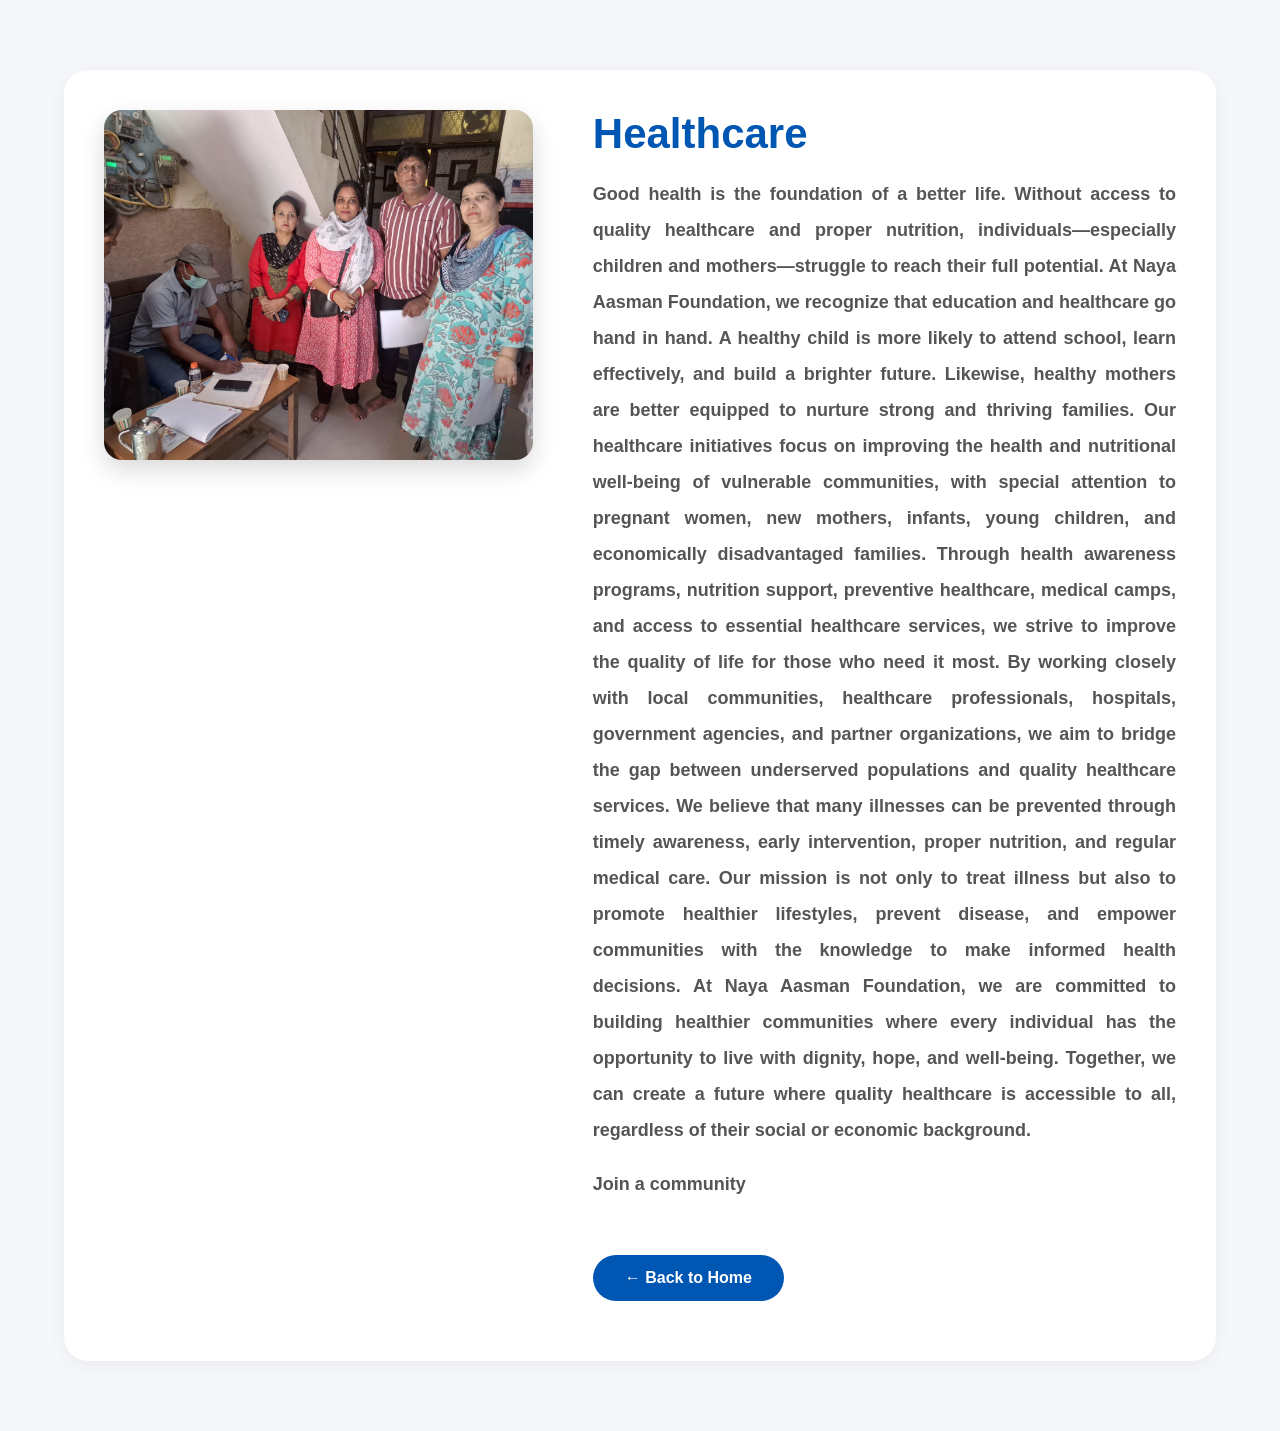
<file: healthcare.html>
<!DOCTYPE html>
<html lang="en">
<head>
    <meta charset="UTF-8">
    <meta name="viewport" content="width=device-width, initial-scale=1.0">
    <title>Program Details | Professional Course</title>
    <style>
        /* ==========================================
           PROGRAM DETAILS PAGE
        ========================================== */

        body{
            margin:0;
            padding:0;
            font-family: 'Segoe UI', Arial, Helvetica, sans-serif;
            background:#f5f7fa;
        }

        /* Main Section */

        .program-section{
            padding:70px 5%;
            min-height: 100vh;
            display: flex;
            align-items: center;
        }

        /* Container */

        .program-container{
            max-width:1200px;
            margin:0 auto;
            display:flex;
            align-items:flex-start;
            justify-content:space-between;
            gap:60px;
            background: #fff;
            padding: 40px;
            border-radius: 24px;
            box-shadow: 0 4px 20px rgba(0,0,0,0.05);
        }

        /* Left Image */

        .program-image{
            flex:0 0 40%;
        }

        .program-image img{
            width:100%;
            max-width:450px;
            height:350px;
            object-fit:cover;
            object-position:center;
            border-radius:18px;
            box-shadow:0 10px 25px rgba(0,0,0,0.15);
            transition:.4s ease;
        }

        .program-image img:hover{
            transform:scale(1.03);
        }

        /* Right Content */

        .program-content{
            flex:1;
        }

        .program-content h1{
            font-size:42px;
            color:#0056b3;
            margin-top:0;
            margin-bottom:20px;
            font-weight:700;
        }

        .program-content p{
            font-size:18px;
            color:#555;
            line-height:2;
            text-align:justify;
        }

        /* Back Button */

        .back-btn{
            display:inline-block;
            margin-top:35px;
            padding:14px 32px;
            background:#0056b3;
            color:#fff;
            text-decoration:none;
            border-radius:50px;
            font-size:16px;
            font-weight:600;
            transition:.3s;
        }

        .back-btn:hover{
            background:#003d82;
            transform:translateY(-3px);
            box-shadow: 0 5px 15px rgba(0, 86, 179, 0.3);
        }

        /* Tablet */

        @media(max-width:992px){

        .program-container{
            gap:40px;
            flex-direction: column;
            align-items: center;
        }

        .program-image img{
            max-width:100%;
            height:auto;
        }

        .program-content h1{
            font-size:34px;
        }

        .program-content p{
            font-size:17px;
        }

        }

        /* Mobile */

        @media(max-width:768px){

        .program-section {
            padding: 40px 20px;
        }

        .program-container{
            padding: 25px;
            flex-direction:column;
            align-items:center;
            text-align:center;
        }

        .program-image{
            flex:100%;
            width: 100%;
        }

        .program-image img{
            width:100%;
            max-width:100%;
            height:250px;
        }

        .program-content{
            width:100%;
        }

        .program-content h1{
            font-size:30px;
            margin-top:25px;
        }

        .program-content p{
            text-align:left;
            font-size:16px;
            line-height:1.8;
            font-weight:300;
        }

        .back-btn{
            display:inline-block;
            margin-top:30px;
        }

        }
    </style>
</head>
<body>

    <section class="program-section">
        <div class="program-container">
            <!-- Left Image Section -->
            <div class="program-image">
                <img src="images/program2.jpg">

            </div>

            <!-- Right Content Section -->
            <div class="program-content">
                <h1>Healthcare
                <p>
                    Good health is the foundation of a better life. Without access to quality healthcare and proper nutrition, individuals—especially children and mothers—struggle to reach their full potential.
At Naya Aasman Foundation, we recognize that education and healthcare go hand in hand. A healthy child is more likely to attend school, learn effectively, and build a brighter future. Likewise, healthy mothers are better equipped to nurture strong and thriving families.
Our healthcare initiatives focus on improving the health and nutritional well-being of vulnerable communities, with special attention to pregnant women, new mothers, infants, young children, and economically disadvantaged families. Through health awareness programs, nutrition support, preventive healthcare, medical camps, and access to essential healthcare services, we strive to improve the quality of life for those who need it most.
By working closely with local communities, healthcare professionals, hospitals, government agencies, and partner organizations, we aim to bridge the gap between underserved populations and quality healthcare services. We believe that many illnesses can be prevented through timely awareness, early intervention, proper nutrition, and regular medical care.
Our mission is not only to treat illness but also to promote healthier lifestyles, prevent disease, and empower communities with the knowledge to make informed health decisions.
At Naya Aasman Foundation, we are committed to building healthier communities where every individual has the opportunity to live with dignity, hope, and well-being. Together, we can create a future where quality healthcare is accessible to all, regardless of their social or economic background.
                </p>
                <p>
                    Join a community 
                </p>
               <a href="index.html" class="back-btn">← Back to Home</a>

        </div>
    </section>

</body>
</html>
</file>
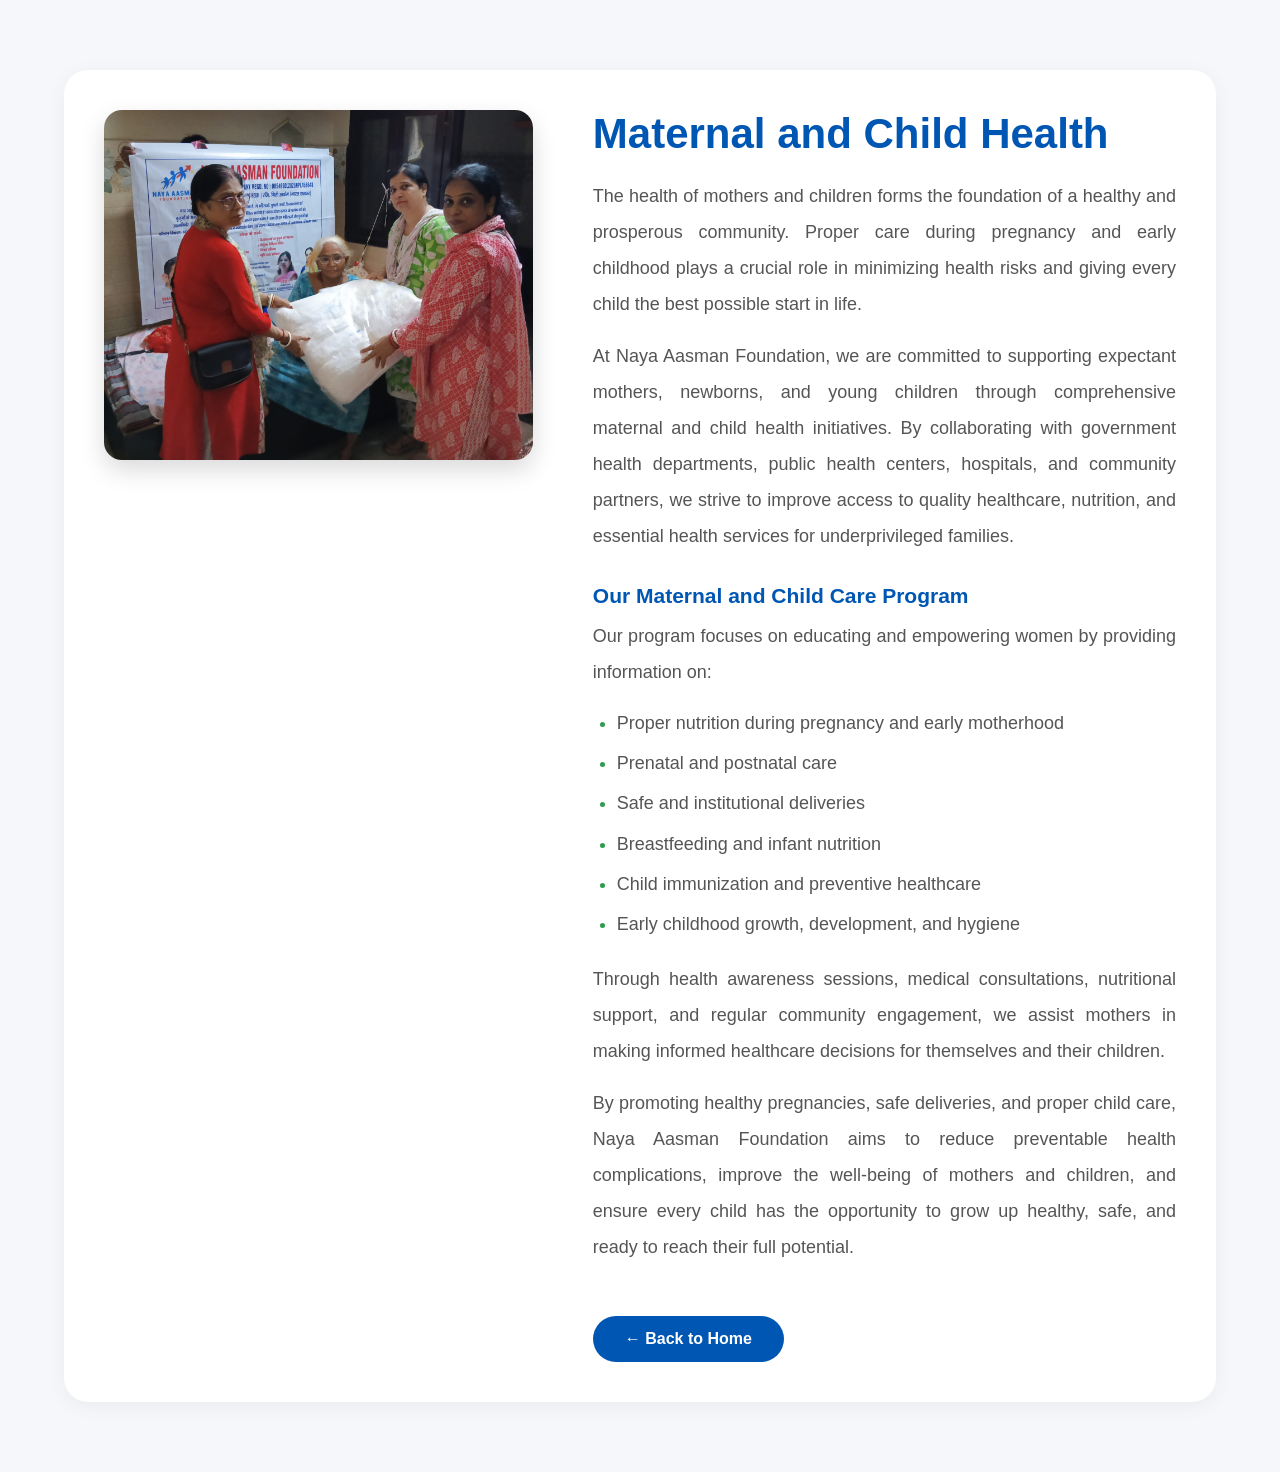
<file: maternalandchildhealth.html>
<!DOCTYPE html>
<html lang="en">
<head>
    <meta charset="UTF-8">
    <meta name="viewport" content="width=device-width, initial-scale=1.0">
    <title>Maternal and Child Health | Naya Aasman Foundation</title>
    <style>
        /* ==========================================
           PROGRAM DETAILS PAGE
        ========================================== */

        body{
            margin:0;
            padding:0;
            font-family: 'Segoe UI', Arial, Helvetica, sans-serif;
            background:#f5f7fa;
        }

        /* Main Section */

        .program-section{
            padding:70px 5%;
            min-height: 100vh;
            display: flex;
            align-items: center;
        }

        /* Container */

        .program-container{
            max-width:1200px;
            margin:0 auto;
            display:flex;
            align-items:flex-start;
            justify-content:space-between;
            gap:60px;
            background: #fff;
            padding: 40px;
            border-radius: 24px;
            box-shadow: 0 4px 20px rgba(0,0,0,0.05);
        }

        /* Left Image */

        .program-image{
            flex:0 0 40%;
        }

        .program-image img{
            width:100%;
            max-width:450px;
            height:350px;
            object-fit:cover;
            object-position:center;
            border-radius:18px;
            box-shadow:0 10px 25px rgba(0,0,0,0.15);
            transition:.4s ease;
        }

        .program-image img:hover{
            transform:scale(1.03);
        }

        /* Right Content */

        .program-content{
            flex:1;
        }

        .program-content h1{
            font-size:42px;
            color:#0056b3;
            margin-top:0;
            margin-bottom:20px;
            font-weight:700;
        }

        /* Small section headings */
        .program-content h4{
            font-size:21px;
            color:#0056b3;
            margin:30px 0 10px;
            font-weight:700;
        }

        .program-content p{
            font-size:18px;
            color:#555;
            line-height:2;
            text-align:justify;
            margin:0 0 16px;
        }

        /* Bullet list */
        .program-content ul{
            margin:10px 0 20px;
            padding-left:24px;
            text-align:left;
        }

        .program-content li{
            font-size:18px;
            color:#555;
            line-height:1.9;
            margin-bottom:6px;
        }

        .program-content li::marker{
            color:#2e9b4f;
        }

        /* Back Button */

        .back-btn{
            display:inline-block;
            margin-top:35px;
            padding:14px 32px;
            background:#0056b3;
            color:#fff;
            text-decoration:none;
            border-radius:50px;
            font-size:16px;
            font-weight:600;
            transition:.3s;
        }

        .back-btn:hover{
            background:#003d82;
            transform:translateY(-3px);
            box-shadow: 0 5px 15px rgba(0, 86, 179, 0.3);
        }

        /* Tablet */

        @media(max-width:992px){

        .program-container{
            gap:40px;
            flex-direction: column;
            align-items: center;
        }

        .program-image img{
            max-width:100%;
            height:auto;
        }

        .program-content h1{
            font-size:34px;
        }

        .program-content p,
        .program-content li{
            font-size:17px;
        }

        }

        /* Mobile */

        @media(max-width:768px){

        .program-section {
            padding: 40px 20px;
        }

        .program-container{
            padding: 25px;
            flex-direction:column;
            align-items:center;
        }

        .program-image{
            flex:100%;
            width: 100%;
        }

        .program-image img{
            width:100%;
            max-width:100%;
            height:250px;
        }

        .program-content{
            width:100%;
        }

        .program-content h1{
            font-size:30px;
            margin-top:25px;
        }

        .program-content p{
            text-align:left;
            font-size:16px;
            line-height:1.8;
        }

        .program-content li{
            font-size:16px;
            line-height:1.7;
        }

        .back-btn{
            display:inline-block;
            margin-top:30px;
        }

        }
    </style>
</head>
<body>

    <section class="program-section">
        <div class="program-container">

            <!-- Left Image Section -->
            <div class="program-image">
                <img src="images/program4.jpg" alt="Naya Aasman Foundation maternal and child health program">
            </div>

            <!-- Right Content Section -->
            <div class="program-content">
                <h1>Maternal and Child Health</h1>

                <p>
                    The health of mothers and children forms the foundation of a healthy and prosperous community. Proper care during pregnancy and early childhood plays a crucial role in minimizing health risks and giving every child the best possible start in life.
                </p>

                <p>
                    At Naya Aasman Foundation, we are committed to supporting expectant mothers, newborns, and young children through comprehensive maternal and child health initiatives. By collaborating with government health departments, public health centers, hospitals, and community partners, we strive to improve access to quality healthcare, nutrition, and essential health services for underprivileged families.
                </p>

                <h4>Our Maternal and Child Care Program</h4>

                <p>
                    Our program focuses on educating and empowering women by providing information on:
                </p>

                <ul>
                    <li>Proper nutrition during pregnancy and early motherhood</li>
                    <li>Prenatal and postnatal care</li>
                    <li>Safe and institutional deliveries</li>
                    <li>Breastfeeding and infant nutrition</li>
                    <li>Child immunization and preventive healthcare</li>
                    <li>Early childhood growth, development, and hygiene</li>
                </ul>

                <p>
                    Through health awareness sessions, medical consultations, nutritional support, and regular community engagement, we assist mothers in making informed healthcare decisions for themselves and their children.
                </p>

                <p>
                    By promoting healthy pregnancies, safe deliveries, and proper child care, Naya Aasman Foundation aims to reduce preventable health complications, improve the well-being of mothers and children, and ensure every child has the opportunity to grow up healthy, safe, and ready to reach their full potential.
                </p>

                <a href="index.html" class="back-btn">&larr; Back to Home</a>
            </div>

        </div>
    </section>

</body>
</html>
</file>
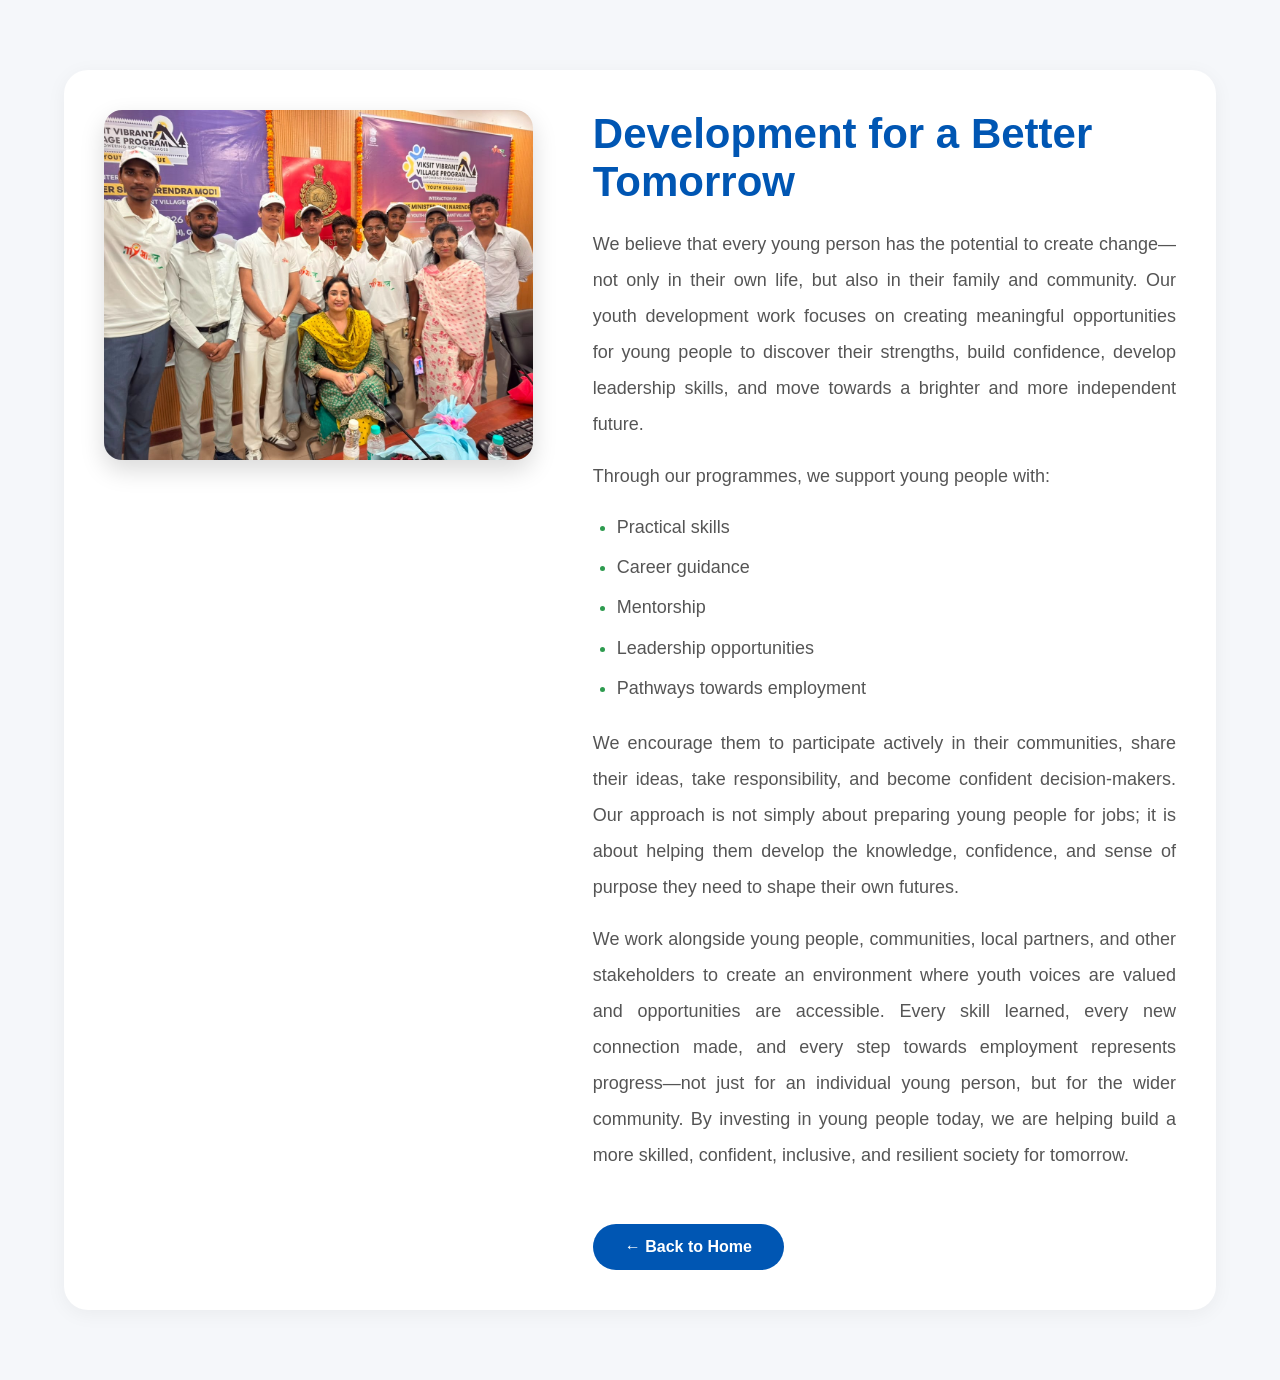
<file: youthdevelopment (1).html>
<!DOCTYPE html>
<html lang="en">
<head>
    <meta charset="UTF-8">
    <meta name="viewport" content="width=device-width, initial-scale=1.0">
    <title>Youth Development | Naya Aasman Foundation</title>
    <style>
        /* ==========================================
           PROGRAM DETAILS PAGE
        ========================================== */

        body{
            margin:0;
            padding:0;
            font-family: 'Segoe UI', Arial, Helvetica, sans-serif;
            background:#f5f7fa;
        }

        /* Main Section */

        .program-section{
            padding:70px 5%;
            min-height: 100vh;
            display: flex;
            align-items: center;
        }

        /* Container */

        .program-container{
            max-width:1200px;
            margin:0 auto;
            display:flex;
            align-items:flex-start;
            justify-content:space-between;
            gap:60px;
            background: #fff;
            padding: 40px;
            border-radius: 24px;
            box-shadow: 0 4px 20px rgba(0,0,0,0.05);
        }

        /* Left Image */

        .program-image{
            flex:0 0 40%;
        }

        .program-image img{
            width:100%;
            max-width:450px;
            height:350px;
            object-fit:cover;
            object-position:center;
            border-radius:18px;
            box-shadow:0 10px 25px rgba(0,0,0,0.15);
            transition:.4s ease;
        }

        .program-image img:hover{
            transform:scale(1.03);
        }

        /* Right Content */

        .program-content{
            flex:1;
        }

        .program-content h1{
            font-size:42px;
            color:#0056b3;
            margin-top:0;
            margin-bottom:20px;
            font-weight:700;
        }

        .program-content p{
            font-size:18px;
            color:#555;
            line-height:2;
            text-align:justify;
            margin:0 0 16px;
        }

        /* Bullet list */
        .program-content ul{
            margin:10px 0 20px;
            padding-left:24px;
            text-align:left;
        }

        .program-content li{
            font-size:18px;
            color:#555;
            line-height:1.9;
            margin-bottom:6px;
        }

        .program-content li::marker{
            color:#2e9b4f;
        }

        /* Back Button */

        .back-btn{
            display:inline-block;
            margin-top:35px;
            padding:14px 32px;
            background:#0056b3;
            color:#fff;
            text-decoration:none;
            border-radius:50px;
            font-size:16px;
            font-weight:600;
            transition:.3s;
        }

        .back-btn:hover{
            background:#003d82;
            transform:translateY(-3px);
            box-shadow: 0 5px 15px rgba(0, 86, 179, 0.3);
        }

        /* Tablet */

        @media(max-width:992px){

        .program-container{
            gap:40px;
            flex-direction: column;
            align-items: center;
        }

        .program-image img{
            max-width:100%;
            height:auto;
        }

        .program-content h1{
            font-size:34px;
        }

        .program-content p,
        .program-content li{
            font-size:17px;
        }

        }

        /* Mobile */

        @media(max-width:768px){

        .program-section {
            padding: 40px 20px;
        }

        .program-container{
            padding: 25px;
            flex-direction:column;
            align-items:center;
        }

        .program-image{
            flex:100%;
            width: 100%;
        }

        .program-image img{
            width:100%;
            max-width:100%;
            height:250px;
        }

        .program-content{
            width:100%;
        }

        .program-content h1{
            font-size:30px;
            margin-top:25px;
        }

        .program-content p{
            text-align:left;
            font-size:16px;
            line-height:1.8;
        }

        .program-content li{
            font-size:16px;
            line-height:1.7;
        }

        .back-btn{
            display:inline-block;
            margin-top:30px;
        }

        }
    </style>
</head>
<body>

    <section class="program-section">
        <div class="program-container">

            <!-- Left Image Section -->
            <div class="program-image">
                <img src="images/program6.jpg" alt="Naya Aasman Foundation youth development program">
            </div>

            <!-- Right Content Section -->
            <div class="program-content">
                <h1>Development for a Better Tomorrow</h1>

                <p>
                    We believe that every young person has the potential to create change&mdash;not only in their own life, but also in their family and community. Our youth development work focuses on creating meaningful opportunities for young people to discover their strengths, build confidence, develop leadership skills, and move towards a brighter and more independent future.
                </p>

                <p>
                    Through our programmes, we support young people with:
                </p>

                <ul>
                    <li>Practical skills</li>
                    <li>Career guidance</li>
                    <li>Mentorship</li>
                    <li>Leadership opportunities</li>
                    <li>Pathways towards employment</li>
                </ul>

                <p>
                    We encourage them to participate actively in their communities, share their ideas, take responsibility, and become confident decision-makers. Our approach is not simply about preparing young people for jobs; it is about helping them develop the knowledge, confidence, and sense of purpose they need to shape their own futures.
                </p>

                <p>
                    We work alongside young people, communities, local partners, and other stakeholders to create an environment where youth voices are valued and opportunities are accessible. Every skill learned, every new connection made, and every step towards employment represents progress&mdash;not just for an individual young person, but for the wider community. By investing in young people today, we are helping build a more skilled, confident, inclusive, and resilient society for tomorrow.
                </p>

                <a href="index.html" class="back-btn">&larr; Back to Home</a>
            </div>

        </div>
    </section>

</body>
</html>
</file>
<file: style.css>
/*=========================================
GOOGLE FONT
=========================================*/

@import url('https://fonts.googleapis.com/css2?family=Poppins:wght@300;400;500;600;700;800&display=swap');

/*=========================================
RESET
=========================================*/

*{
margin:0;
padding:0;
box-sizing:border-box;
scroll-behavior:smooth;
font-family:'Poppins',sans-serif;
}

body{

background:#ffffff;
color:#222;
overflow-x:hidden;
line-height:1.6;

}

img{

max-width:100%;
display:block;

}

a{

text-decoration:none;

}

ul{

list-style:none;

}

.container{

width:90%;
max-width:1250px;
margin:auto;
padding:0 20px;
}

/*=========================================
HEADER
=========================================*/

header{

position:fixed;
top:0;
left:0;
width:100%;
z-index:99999;
padding:18px 0;
transition:.4s;

}

header.sticky{

background:#ffffff;
box-shadow:0 10px 30px rgba(0,0,0,.08);

}

header .container{

display:flex;
justify-content:space-between;
align-items:center;

}

/*=========================================
LOGO
=========================================*/
.logo {
    margin-left: -20px;
    display: flex;
    align-items: center;
}
.logo img{
    height:auto;         
    width:46px;
    display:block;
    object-fit: contain;
    transition:.4s;
    animation:floatLogo 4s ease-in-out infinite;
}

/*=========================================
NAVIGATION
=========================================*/

nav ul{

display:flex;
align-items:center;
gap:35px;

}

nav ul li a{

color:#f0e10c;
font-size:16px;
font-weight:600;
transition:.3s;

}

header.sticky nav ul li a{

color:#222;

}

nav ul li a:hover{

color:#FFC107;

}

/*=========================================
DONATE BUTTON
=========================================*/

.donate-btn{

background:#FF3B1F;
color:#ffffff!important;
padding:14px 30px;
border-radius:40px;
transition:.4s;

}

.donate-btn:hover{

background:#0D5BD7;
transform:translateY(-3px);

}

/*=========================================
HERO
=========================================*/

.hero{

position:relative;

width:100%;
height:100vh;

background:url("images/hero.jpg") center center/cover no-repeat;

display:flex;
justify-content:center;
align-items:center;
text-align:center;

overflow:hidden;

}

/*=========================================
OVERLAY
=========================================*/

.overlay{

position:absolute;
top:0;
left:0;

width:100%;
height:100%;

background:linear-gradient(

rgba(8,28,52,.70),
rgba(8,28,52,.60)

);

}

/*=========================================
CONTENT
=========================================*/

.hero-content{

position:relative;
z-index:5;
max-width:850px;
color:white;
padding:20px;

}

.hero-content h4{

font-size:25px;
font-weight:500;
color:#FFC107;
margin-bottom:15px;
letter-spacing:2px;

animation:fadeDown 1s;

}

.hero-content h1{

font-size:72px;
line-height:85px;
font-weight:800;
margin-bottom:25px;

animation:fadeUp 1.2s;

}

.hero-content p{

font-size:20px;
line-height:36px;
margin-bottom:45px;

animation:fadeUp 1.5s;

}

/*=========================================
BUTTONS
=========================================*/

.hero-buttons{

display:flex;
justify-content:center;
gap:25px;
flex-wrap:wrap;

}

.hero-buttons a{

padding:18px 38px;
border-radius:50px;
font-weight:600;
transition:.4s;

}

.btn1{

background:#FF3B1F;
color:#ffffff;

}

.btn1:hover{

background:#0D5BD7;
transform:translateY(-6px);

}

.btn2{

border:2px solid white;
color:white;

}

.btn2:hover{

background:white;
color:#0D5BD7;

}

/*=========================================
SCROLL ICON
=========================================*/

.scroll{

position:absolute;

bottom:40px;

left:50%;

transform:translateX(-50%);

color:white;

font-size:35px;

animation:bounce 2s infinite;

z-index:10;

}

/*=========================================
ANIMATIONS
=========================================*/

@keyframes fadeUp{

0%{

opacity:0;
transform:translateY(70px);

}

100%{

opacity:1;
transform:translateY(0);

}

}

@keyframes fadeDown{

0%{

opacity:0;
transform:translateY(-70px);

}

100%{

opacity:1;
transform:translateY(0);

}

}

@keyframes bounce{

0%,100%{

transform:translate(-50%,0);

}

50%{

transform:translate(-50%,12px);

}

}

@keyframes floatLogo{

0%,100%{

transform:translateY(0);

}

50%{

transform:translateY(-8px);

}

}

/*=========================================
RESPONSIVE
=========================================*/

@media(max-width:991px){

.hero-content h1{

font-size:48px;
line-height:60px;

}

.hero-content p{

font-size:18px;
line-height:30px;

}

nav{
display:none;

}

.logo img{

height:55px;

}

.hero{

padding:0 20px;

}

}

@media(max-width:576px){

.hero-content h1{

font-size:36px;
line-height:45px;

}

.hero-content h4{

font-size:18px;

}

.hero-buttons{

flex-direction:column;
align-items:center;

}

.hero-buttons a{

width:220px;
text-align:center;

}

}
/*=========================================
SECTION TITLE
=========================================*/

.section-title{
text-align:center;
margin-bottom:70px;
}

.section-title h2{
font-size:45px;
font-weight:700;
color:#0D5BD7;
margin-bottom:15px;
position:relative;
display:inline-block;
}

.section-title h2::after{
content:"";
position:absolute;
left:50%;
bottom:-12px;
transform:translateX(-50%);
width:80px;
height:4px;
background:#FF3B1F;
border-radius:10px;
}

.section-title p{
max-width:700px;
margin:auto;
font-size:18px;
color:#666;
line-height:30px;
margin-top:20px;
}

/*=========================================
ABOUT
=========================================*/

.about{
padding:110px 0;
background:#ffffff;
}

.about-container{
display:grid;
grid-template-columns:1fr 1fr;
gap:70px;
align-items:center;
}

.about-image img{
border-radius:20px;
box-shadow:0 25px 60px rgba(0,0,0,.12);
transition:.5s;
}

.about-image img:hover{
transform:scale(1.03);
}

.about-text span{
color:#FF3B1F;
font-weight:600;
font-size:18px;
letter-spacing:1px;
}

.about-text h2{
font-size:48px;
margin:20px 0;
color:#0D5BD7;
line-height:60px;
}

.about-text p{
font-size:17px;
line-height:32px;
color:#555;
margin-bottom:20px;
}

.about-btn{
display:inline-block;
margin-top:20px;
padding:16px 34px;
background:#0D5BD7;
color:#fff;
border-radius:50px;
font-weight:600;
transition:.4s;
}

.about-btn:hover{
background:#FF3B1F;
transform:translateY(-5px);
}

/*=========================================
MISSION
=========================================*/

.mission{
padding:110px 0;
background:#F8FAFC;
}

.mission-grid{
display:grid;
grid-template-columns:repeat(3,1fr);
gap:35px;
}

.card{
background:#fff;
padding:45px 35px;
text-align:center;
border-radius:20px;
box-shadow:0 15px 35px rgba(0,0,0,.08);
transition:.4s;
}

.card:hover{
transform:translateY(-12px);
}

.card i{
font-size:55px;
color:#FF3B1F;
margin-bottom:25px;
}

.card h3{
font-size:28px;
margin-bottom:18px;
color:#0D5BD7;
}

.card p{
color:#666;
line-height:30px;
}

/*=========================================
IMPACT
=========================================*/

.impact{
padding:110px 0;
background:linear-gradient(135deg,#0D5BD7,#1E40AF);
color:#fff;
}

.impact .section-title h2{
color:#fff;
}

.impact .section-title p{
color:#eee;
}

.impact-grid{
display:grid;
grid-template-columns:repeat(4,1fr);
gap:30px;
}

.impact-box{
background:rgba(255,255,255,.12);
backdrop-filter:blur(10px);
padding:40px;
border-radius:20px;
text-align:center;
transition:.4s;
}

.impact-box:hover{
transform:translateY(-10px);
background:rgba(255,255,255,.20);
}

.impact-box h2{
font-size:52px;
color:#FFC107;
margin-bottom:10px;
}

.impact-box h4{
font-size:20px;
font-weight:500;
}

/*=========================================
RESPONSIVE
=========================================*/

@media(max-width:992px){

.about-container{
grid-template-columns:1fr;
}

.mission-grid{
grid-template-columns:1fr;
}

.impact-grid{
grid-template-columns:repeat(2,1fr);
}

.about-text{
text-align:center;
}

}

@media(max-width:768px){

.section-title h2{
font-size:34px;
}

.about-text h2{
font-size:34px;
line-height:45px;
}

.impact-grid{
grid-template-columns:1fr;
}

}
/*=========================================
PROGRAMS
=========================================*/

.programs{
padding:120px 0;
background:#ffffff;
}

.program-grid{

display:grid;
grid-template-columns:repeat(3,1fr);
gap:35px;

}

.program-card{

background:#fff;

border-radius:20px;

overflow:hidden;

box-shadow:0 15px 40px rgba(0,0,0,.08);

transition:.4s;

}

.program-card:hover{

transform:translateY(-15px);

box-shadow:0 25px 60px rgba(0,0,0,.15);

}

.program-card img{

width:100%;
height:260px;
object-fit:contain;
transition:.6s;

}

.program-card:hover img{

transform:scale(1.08);

}

.program-content{

padding:30px;

}

.program-content h3{

font-size:28px;

color:#0D5BD7;

margin-bottom:15px;

}

.program-content p{

color:#666;

line-height:30px;

margin-bottom:20px;

}

.program-content a{

display:inline-block;

padding:12px 26px;

background:#FF3B1F;

color:#fff;

border-radius:40px;

font-weight:600;

transition:.4s;

}

.program-content a:hover{

background:#0D5BD7;

}

/*=========================================
GALLERY
=========================================*/

.gallery{
    padding:100px 0;
    background:#f8f9fa;
}

.gallery-grid{
    display:grid;
    grid-template-columns:repeat(3,1fr);
    gap:25px;
    margin-top:50px;
}

.gallery-grid img{
    width:100%;
    height:220px;
    object-fit:contain;
    border-radius:15px;
    box-shadow:0 10px 25px rgba(0,0,0,.15);
    transition:.4s;
}

.gallery-grid img:hover{
    transform:scale(1.05);
}

@media(max-width:480px){
.gallery-grid{
grid-template-columns:repeat(2,1fr);
}
}
/*=========================================
HOME BUTTON
=========================================*/

.home-button-container{
    text-align:center;
    margin:60px 0;
}

.home-btn{
    display:inline-block;
    padding:15px 35px;
    background:#0066cc;
    color:#fff;
    text-decoration:none;
    border-radius:50px;
    font-size:18px;
    font-weight:600;
    transition:.3s;
}

.home-btn:hover{
    background:#004a99;
    transform:translateY(-3px);
}

@media(max-width:768px){
.gallery-grid{
grid-template-columns:1fr;
}
}
/*=========================================
CTA
=========================================*/

.cta{

position:relative;

padding:140px 20px;

background:url("images/hero.jpg") center/cover;

text-align:center;

overflow:hidden;

}

.cta .overlay{

position:absolute;

top:0;
left:0;

width:100%;
height:100%;

background:rgba(8,28,52,.82);

}

.cta-content{

position:relative;

z-index:10;

max-width:850px;

margin:auto;

color:white;

}

.cta-content h2{

font-size:55px;

margin-bottom:25px;

font-weight:700;

}

.cta-content p{

font-size:20px;

line-height:35px;

margin-bottom:45px;

color:#f1f1f1;

}

.cta .hero-buttons{

display:flex;

justify-content:center;

gap:25px;

flex-wrap:wrap;

}

.cta .hero-buttons a{

padding:18px 40px;

border-radius:50px;

font-weight:600;

transition:.4s;

background:#FF3B1F;

color:white;

}

.cta .hero-buttons a:last-child{

background:transparent;

border:2px solid white;

}

.cta .hero-buttons a:hover{

background:#0D5BD7;

transform:translateY(-5px);

}

.cta .hero-buttons a:last-child:hover{

background:white;

color:#0D5BD7;

}

/*=========================================
RESPONSIVE
=========================================*/

@media(max-width:992px){

.program-grid{

grid-template-columns:repeat(2,1fr);

}

.gallery-grid{

grid-template-columns:repeat(2,1fr);

}

.cta-content h2{

font-size:42px;

}

}

@media(max-width:768px){

.program-grid{

grid-template-columns:1fr;

}

.gallery-grid{

grid-template-columns:1fr;

}

.cta-content h2{

font-size:34px;

}

.cta-content p{

font-size:17px;

line-height:30px;

}

}
/*=========================================
CONTACT SECTION
=========================================*/

.contact{
    padding:120px 0;
    background:#ffffff;
}

.contact-wrapper{
    display:grid;
    grid-template-columns:1fr 1fr;
    gap:60px;
    align-items:start;
}

.contact-info{
    background:#0D5BD7;
    color:#fff;
    padding:35px;
    border-radius:20px;
    box-shadow:0 15px 40px rgba(0,0,0,.12);
}

.contact-info h3{
    font-size:30px;
    margin-bottom:25px;
}

.contact-info p{
    font-size:16px;
    margin-bottom:20px;
    line-height:28px;
}

.contact form{
    display:flex;
    flex-direction:column;
    gap:20px;
}

.contact input,
.contact textarea{

    width:100%;
    padding:18px 22px;
    border:1px solid #ddd;
    border-radius:12px;
    font-size:16px;
    outline:none;
    transition:.3s;

}

.contact textarea{

    height:180px;
    resize:none;

}

.contact input:focus,
.contact textarea:focus{

    border-color:#0D5BD7;
    box-shadow:0 0 10px rgba(13,91,215,.15);

}

.contact button{

    background:#FF3B1F;
    color:#fff;
    border:none;
    padding:18px;
    border-radius:50px;
    font-size:18px;
    cursor:pointer;
    transition:.4s;

}

.contact button:hover{

    background:#0D5BD7;
    transform:translateY(-4px);

}
 /*================ FOOTER STYLES =================*/
        footer {
            background: var(--primary-bg);
            padding: 80px 0 30px;
            color: var(--text-main);
            position: relative;
            overflow: hidden;
        }

        /* Subtle background decoration */
        footer::before {
            content: '';
            position: absolute;
            top: -50px;
            left: -50px;
            width: 200px;
            height: 200px;
            background: radial-gradient(circle, rgba(59, 130, 246, 0.1) 0%, transparent 70%);
            pointer-events: none;
        }

        .container {
            max-width: 1200px;
            margin: 0 auto;
            padding: 0 25px;
        }

        .footer-grid {
            display: grid;
            grid-template-columns: 1.5fr 1fr 1fr 1.2fr;
            gap: 40px;
            margin-bottom: 60px;
        }

        .footer-col h3 {
            font-size: 18px;
            font-weight: 700;
            margin-bottom: 25px;
            position: relative;
            padding-bottom: 10px;
        }

        .footer-col h3::after {
            content: '';
            position: absolute;
            left: 0;
            bottom: 0;
            width: 30px;
            height: 2px;
            background: var(--accent-color);
        }

        .footer-col p {
            color: var(--text-muted);
            line-height: 1.6;
            margin-bottom: 3px;
        }

        .footer-links {
            list-style: none;
        }

        .footer-links li {
            margin-bottom: 12px;
        }

        .footer-links a {
            color: var(--text-muted);
            text-decoration: none;
            transition: 0.3s;
            display: inline-block;
        }

        .footer-links a:hover {
            color: var(--accent-color);
            transform: translateX(5px);
        }

        /* Social Icons Styling */
        .social-icons {
            display: flex;
            gap: 15px;
            margin-top: 10px;
        }

        .social-icons a {
            width: 45px;
            height: 45px;
            background: var(--glass-bg);
            border: 1px solid var(--border-color);
            border-radius: 12px;
            display: flex;
            justify-content: center;
            align-items: center;
            color: var(--text-main);
            font-size: 20px;
            text-decoration: none;
            transition: all 0.4s cubic-bezier(0.175, 0.885, 0.32, 1.275);
        }

        .social-icons a:hover {
            background: var(--accent-color);
            border-color: var(--accent-color);
            color: #fff;
            transform: translateY(-8px) scale(1.1);
            box-shadow: 0 10px 20px rgba(59, 130, 246, 0.3);
        }

        /* Specific brand colors on hover (Optional) */
        .social-icons a.facebook:hover { background: #1877f2; border-color: #1877f2; }
        .social-icons a.twitter:hover { background: #1da1f2; border-color: #1da1f2; }
        .social-icons a.instagram:hover { background: linear-gradient(45deg, #f09433 0%, #e6683c 25%, #dc2743 50%, #cc2366 75%, #bc1888 100%); border-color: transparent; }
        .social-icons a.linkedin:hover { background: #0077b5; border-color: #0077b5; }

        /* Newsletter Section */
        .newsletter-form {
            display: flex;
            gap: 10px;
            margin-top: 15px;
        }

        .newsletter-form input {
            flex: 1;
            padding: 12px 15px;
            background: var(--glass-bg);
            border: 1px solid var(--border-color);
            border-radius: 8px;
            color: #fff;
            outline: none;
            transition: 0.3s;
        }

        .newsletter-form input:focus {
            border-color: var(--accent-color);
        }

        .newsletter-form button {
            padding: 12px 20px;
            background: var(--accent-color);
            border: none;
            border-radius: 8px;
            color: #fff;
            font-weight: 600;
            cursor: pointer;
            transition: 0.3s;
        }

        .newsletter-form button:hover {
            background: var(--accent-hover);
            transform: translateY(-2px);
        }

        /* Footer Bottom */
        .footer-bottom {
         position: static;
         bottom: 10px;
         left: 0;
         width: 100%;
         padding: 0;
         margin: 0;
         display: flex;
         justify-content: center;
         align-items: center;
         z-index: 99999;
       }

        .footer-bottom p {
            color: var(--text-muted);
            font-size: 14px;
            margin: 0;
        }

        .footer-bottom-links {
            display: flex;
            gap: 25px;
        }

        .footer-bottom-links a {
            color: var(--text-muted);
            text-decoration: none;
            font-size: 14px;
            transition: 0.3s;
        }

        .footer-bottom-links a:hover {
            color: var(--text-main);
        }

        /* Responsive Design */
        @media (max-width: 992px) {
            .footer-grid {
                grid-template-columns: 1fr 1fr;
            }
        }

        @media (max-width: 600px) {
            .footer-grid {
                grid-template-columns: 1fr;
            }
            .footer-bottom {
                flex-direction: column;
                text-align: center;
            }
        }
        
  <style>
        body {
            font-family: 'Poppins', sans-serif;
            margin: 0;
            padding: 0;
        }
/* Footer Grid Layout */
.footer-grid {
    display: flex;
    justify-content: space-around;
    background-color: #f8f9fa;
    padding: 40px 20px;
    flex-wrap: wrap;
}

.footer-col {
    flex: 1;
    min-width: 220px;
    margin: 20px;
}

.footer-col h3 {
    color: #111827;
    margin-bottom: 15px;
    font-size: 1.2rem;
}

/* Quick Links */
.footer-links {
    list-style: none;
    padding: 0;
}

.footer-links li {
    margin-bottom: 8px;
}

.footer-links a {
    text-decoration: none;
    color: #64748b;
    transition: color 0.3s ease;
}

.footer-links a:hover {
    color: #111827;
}

/* Social Media Icons */
.footer-social a {
    font-size: 2rem; /* Bigger icons */
    margin-right: 15px;
    color: #0047FF;
    transition: transform 0.3s ease, color 0.3s ease;
}

.footer-social a:hover {
    transform: scale(1.2);
    color: #002DB3;
}

/* Donation Section */
.footer-col img {
    display: block;
    margin: 10px 0;
    border: 2px solid #0047FF;
    border-radius: 8px;
    width: 120px;
}

/* Newsletter Form */
.newsletter-form input {
    padding: 10px;
    width: 70%;
    border: 1px solid #ccc;
    border-radius: 4px;
    margin-bottom: 10px;
}

.newsletter-form button {
    padding: 10px 15px;
    background-color: #0047FF;
    color: white;
    border: none;
    border-radius: 4px;
    cursor: pointer;
}

.newsletter-form button:hover {
    background-color: #002DB3;
}


/*=========================================
SCROLLBAR
=========================================*/

::-webkit-scrollbar{

    width:10px;

}

::-webkit-scrollbar-track{

    background:#F2F2F2;

}

::-webkit-scrollbar-thumb{

    background:#0D5BD7;
    border-radius:50px;

}

::-webkit-scrollbar-thumb:hover{

    background:#FF3B1F;

}

/*=========================================
SECTION SPACING
=========================================*/

section{

    overflow:hidden;

}

*=========================================
RESPONSIVE
=========================================*/

@media(max-width:992px){

.contact-wrapper{

grid-template-columns:1fr;

}

.footer-logo{

flex-direction:column;

}

}

@media(max-width:768px){

.contact-info{

padding:35px;

}

.contact-info h3{

font-size:28px;

}

.contact button{

font-size:16px;

}

.footer-logo h2{

font-size:24px;

}

}
/*=====================================
SCROLL ANIMATION
=====================================*/
/
.about,
.mission,
.impact,
.programs,
.gallery,
.cta,
.contact{

opacity:0;
transform:translateY(80px);
transition:1s;

}

.show{

opacity:1;
transform:translateY(0);

}

/*=====================================
ACTIVE MENU
=====================================*/

nav a.active{

color:#FFC107 !important;

}

/*=====================================
BACK TO TOP
=====================================*/

#topButton{

position:fixed;

right:25px;

bottom:25px;

width:55px;

height:55px;

border:none;

border-radius:50%;

background:#FF3B1F;

color:white;

font-size:22px;

cursor:pointer;

opacity:0;

pointer-events:none;

transition:.4s;

z-index:999;

}

.showTop{

opacity:1 !important;

pointer-events:auto !important;

}

#topButton:hover{

background:#0D5BD7;

}

/* ================= DIRECTORS ================= */

.directors{
    padding:70px 20px;
    background:#fff;
}

.director-grid{
    display:grid;
    grid-template-columns:repeat(4, 1fr);
    gap:25px;
    max-width:1250px;
    margin:60px auto 0;
}

.director-card{
    background:#fff;
    border-radius:20px;
    overflow:hidden;
    box-shadow:0 10px 30px rgba(0,0,0,0.10);
    text-align:center;
    height:auto;
    min-height:420;
    padding:15px 20px 15px;

    display:flex;
    flex-direction:column;
    align-items:center;

    min-width:0;
    box-sizing:border-box;

    transition:0.4s ease;
}

.director-card:hover{
    transform:translateY(-5px);
    box-shadow:0 15px 35px rgba(0,0,0,0.14);
}


/* DIRECTOR IMAGE */

.director-image{
    width:175px;
    height:175px;

    object-fit:contain;
    object-position:center;

    display:block;
    flex-shrink:0;

    border-radius:50%;
    border:6px solid #f1f6ec;

    box-shadow:0 3px 12px rgba(0,0,0,0.12);

    background:#f5f5f5;
}
/* ONLY Director 3 */
.director-card:nth-child(3) .director-image {
    object-fit: cover;
    object-position: center;
}


/* CONTENT */

.director-content{
    width:100%;
    padding:20px 10px 0;

    text-align:center;

    box-sizing:border-box;
}

.director-card h3{
    font-size:25px;
    font-weight:700;
    color:#222;

    margin:0 0 10px;
}

.director-card h4{
    font-size:18px;
    font-weight:400;
    color:#222;

    margin:0 0 10px;
}

.director-card p{
    width:100%;
    max-width:270px;

    margin:0 auto;

    font-size:15px;
    font-weight:400;
    color:#666;

    line-height:1.7;
    text-align:center;
}
/* Small Donation QR */

.qr-section{
    display:flex;
    flex-direction:column;
    align-items:center;
    justify-content:center;
    margin:20px 0;
}

.qr-section img{
    width:120px;
    height:120px;
    border-radius:10px;
    background:#fff;
    padding:8px;
    box-shadow:0 8px 20px rgba(0,0,0,.25);
}

.qr-section h4{
    margin-top:12px;
    font-size:18px;
    color:#fff;
}

.qr-section p{
    color:#f5f5f5;
    font-size:14px;
    margin:4px 0;
    line-height:1.6;
}
/* ================= WHATSAPP FLOATING BUTTON ================= */

.whatsapp-float{
    position: fixed;
    width: 60px;
    height: 60px;
    right: 25px;
    bottom: 110px;
    background: #25D366;
    border-radius: 50%;
    display: flex;
    align-items: center;
    justify-content: center;
    text-decoration: none;
    box-shadow: 0 5px 20px rgba(37, 211, 102, 0.4);
    transition: all .3s ease;
    z-index: 9999;
}

.floating-whatsapp:hover {
            transform: scale(1.1);
            box-shadow: 0 8px 30px rgba(37, 211, 102, 0.6);
        }

.whatsapp-icon{
    width:34px;
    height:34px;
}

/* Mobile Responsive */

@media(max-width:768px){

.whatsapp-float{
    width:55px;
    height:55px;
    right:20px;
    bottom:95px;
}

.whatsapp-icon{
    width:30px;
    height:30px;
}

    /* ==========================================
           PROGRAM DETAILS PAGE
        ========================================== */

        body{
            margin:0;
            padding:0;
            font-family: 'Segoe UI', Arial, Helvetica, sans-serif;
            background:#f5f7fa;
        }

        /* Main Section */

        .program-section{
            padding:70px 5%;
            min-height: 100vh;
            display: flex;
            align-items: center;
        }

        /* Container */

        .program-container{
            max-width:1200px;
            margin:0 auto;
            display:flex;
            align-items:flex-start;
            justify-content:space-between;
            gap:60px;
            background: #fff;
            padding: 40px;
            border-radius: 24px;
            box-shadow: 0 4px 20px rgba(0,0,0,0.05);
        }

        /* Left Image */

        .program-image{
            flex:0 0 40%;
        }

        .program-image img{
            width:100%;
            max-width:450px;
            height:350px;
            object-fit:cover;
            object-position:center;
            border-radius:18px;
            box-shadow:0 10px 25px rgba(0,0,0,0.15);
            transition:.4s ease;
        }

        .program-image img:hover{
            transform:scale(1.03);
        }

        /* Right Content */

        .program-content{
            flex:1;
        }

        .program-content h1{
            font-size:42px;
            color:#0056b3;
            margin-top:0;
            margin-bottom:20px;
            font-weight:700;
        }

        .program-content p{
            font-size:18px;
            color:#555;
            line-height:2;
            text-align:justify;
        }

        /* Back Button */

        .back-btn{
            display:inline-block;
            margin-top:35px;
            padding:14px 32px;
            background:#0056b3;
            color:#fff;
            text-decoration:none;
            border-radius:50px;
            font-size:16px;
            font-weight:600;
            transition:.3s;
        }

        .back-btn:hover{
            background:#003d82;
            transform:translateY(-3px);
            box-shadow: 0 5px 15px rgba(0, 86, 179, 0.3);
        }

        /* Tablet */

        @media(max-width:992px){

        .program-container{
            gap:40px;
            flex-direction: column;
            align-items: center;
        }

        .program-image img{
            max-width:100%;
            height:auto;
        }

        .program-content h1{
            font-size:34px;
        }

        .program-content p{
            font-size:17px;
        }

        }

        /* Mobile */

        @media(max-width:768px){

        .program-section {
            padding: 40px 20px;
        }

        .program-container{
            padding: 25px;
            flex-direction:column;
            align-items:center;
            text-align:center;
        }

        .program-image{
            flex:100%;
            width: 100%;
        }

        .program-image img{
            width:100%;
            max-width:100%;
            height:250px;
        }

        .program-content{
            width:100%;
        }

        .program-content h1{
            font-size:30px;
            margin-top:25px;
        }

        .program-content p{
            text-align:left;
            font-size:16px;
            line-height:1.8;
        }

        .back-btn{
            display:inline-block;
            margin-top:30px;
        }

        }
    </style>
    /* ================= GOOGLE QR FLOAT ================= */

.google-float{
    position:fixed;
    right:20px;
    bottom:130px;          /* Places it above WhatsApp */
    z-index:9999;
}

.google-float img{
    width:70px !important;
    height:70px !important;
    object-fit:contain;
    background:#fff;
    border-radius:10px;
    padding:5px;
    box-shadow:0 5px 15px rgba(0,0,0,0.2);
    transition:0.3s ease;
}

.google-float img:hover{
    transform:scale(1.08);
}

@media(max-width:768px){
    .google-float{
        display:none;
    }
}
/* ==========================
MOBILE MENU
========================== */

.menu-toggle{
    display:none;
    font-size:28px;
    color:#fff;
    cursor:pointer;
}

header.sticky .menu-toggle{
    color:#222;
}

@media(max-width:768px){

.menu-toggle{
    display:block;
}

nav{
    position:absolute;
    top:100%;
    left:0;
    width:100%;
    background:#ffffff;
    display:none;
    box-shadow:0 10px 25px rgba(0,0,0,.1);
}

nav.active{
    display:block;
}

nav ul{
    flex-direction:column;
    padding:20px;
    gap:20px;
}

nav ul li{
    width:100%;
}

nav ul li a{
    color:#222;
    display:block;
}

}
/* ================================
   NGO VIDEO SECTION
================================ */

.ngo-video-section {
    padding: 90px 8%;
    background: #ffffff;
    text-align: center;
}

.video-heading span {
    color: #1760d5;
    font-size: 14px;
    font-weight: 700;
    letter-spacing: 2px;
}

.video-heading h2 {
    font-size: 42px;
    margin: 12px 0;
    color: #222;
}

.video-heading p {
    color: #666;
    font-size: 17px;
    margin-bottom: 40px;
}

.video-placeholder {
    max-width: 1100px;
    aspect-ratio: 16 / 9;
    margin: auto;

    background: linear-gradient(
        135deg,
        #0d47b5,
        #1760d5
    );

    border-radius: 25px;

    display: flex;
    flex-direction: column;
    align-items: center;
    justify-content: center;

    color: white;

    box-shadow: 0 20px 50px rgba(0,0,0,0.15);
}

.play-button {
    width: 80px;
    height: 80px;
    border-radius: 50%;

    background: rgba(255,255,255,0.95);
    color: #1760d5;

    display: flex;
    align-items: center;
    justify-content: center;

    font-size: 30px;
    padding-left: 5px;

    margin-bottom: 20px;
}

.video-placeholder h3 {
    font-size: 25px;
    margin: 5px 0;
}

.video-placeholder p {
    margin: 5px 0;
    opacity: 0.85;
}
.video-placeholder iframe {
    width: 100%;
    height: 100%;
    border: none;
    border-radius: 25px;
    display: block;
}    


/* ================================
   MOBILE
================================ */

@media (max-width: 768px) {

    .ngo-video-section {
        padding: 60px 20px;
    }

    .video-heading h2 {
        font-size: 30px;
    }

    .video-heading p {
        font-size: 15px;
    }

    .video-placeholder {
        border-radius: 18px;
    }

    .play-button {
        width: 65px;
        height: 65px;
        font-size: 24px;
    }

    .video-placeholder h3 {
        font-size: 20px;
    }
}
/* =========================================
TABLET
========================================= */

@media (max-width:1000px){

    .director-grid{
        grid-template-columns:repeat(2, 1fr);
        gap:30px;
        max-width:850px;
    }

    .director-card{
        min-height:580px;
    }

}


/* =========================================
MOBILE
========================================= */

@media (max-width:600px){

    .directors{
        padding:55px 15px;
    }

    .director-grid{
        grid-template-columns:1fr;
        gap:25px; 
        margin-top:35px;
    }

    .director-card{
        width:100%;
        max-width:380px;
        min-height:auto;

        margin:0 auto;

        padding:30px 20px 35px;
    }

    .director-card > img{
        width:170px;
        height:170px;

        margin-bottom:22px;
    }

    .director-card h3{
        font-size:24px;
    }

    .director-card h4{
        font-size:17px;
    }

    .director-card span{
        font-size:16px;
    }

    .director-card p{
        font-size:15px;
        max-width:320px;
    }

}
/* FIX DIRECTOR IMAGE SIZE */

.director-card img,
.director-card > img,
.director-card .director-image {
    width: 190px !important;
    height: 190px !important;
    border-radius: 50% !important;
    object-fit: cover !important;
    object-position: center !important;
    display: block !important;
    margin: 0 auto 25px auto !important;
    border: 6px solid #f1f6ec !important;
    box-shadow: 0 3px 12px rgba(0,0,0,0.12) !important;
}
@media (max-width:600px){

    .director-card img,
    .director-card > img,
    .director-card .director-image {
        width:170px !important;
        height:170px !important;
    }

}
/* =========================================
   DIRECTOR SECTION - LAPTOP & DESKTOP
========================================= */

@media (min-width: 601px){

    .director-grid{
        grid-template-columns: repeat(2, 1fr);
        gap: 30px;
        max-width: 1100px;
        margin: 50px auto 0;
    }

    .director-card{
      height:560px;
      padding:20px 18px;
      align-items:center;
      text-align:center;

      box-sizing:border-box;

      display:flex;
      flex-direction:column;
    }

    .director-image{
        width: 200px;
        height: 200px;
        object-fit: cover;
        object-position: center;
        border-radius: 50%;
        margin: 0 auto 25px;
        display: block;
        flex-shrink: 0;
    }

    .director-card h3{
        font-size: 27px;
        margin: 5px 0 10px;
        text-align: center;
    }

    .director-card h4{
        font-size: 18px;
        margin-bottom: 15px;
        text-align: center;
    }

    .director-card p{
        max-width: 420px;
        margin: 0 auto;
        font-size: 16px;
        line-height: 1.7;
        text-align: center;
    }
}
/* ================= LAPTOP / DESKTOP ================= */

@media (min-width:1001px){

    .director-grid{
        grid-template-columns:repeat(4, 1fr);
        gap:25px;
    }

    .director-image{
        width:200px;
        height:200px;
    }

    .director-card{
        min-height:590px;
    }
}


/* ================= TABLET ================= */

@media (min-width:601px) and (max-width:1000px){

    .director-grid{
        grid-template-columns:repeat(2, 1fr);
        gap:30px;
    }

    .director-image{
        width:180px;
        height:180px;
    }

    .director-card{
        min-height:auto;
    }
}
/* =========================================================
   PROFESSIONAL NGO MICRO-INTERACTIONS
   HTML CHANGES NOT REQUIRED
========================================================= */


/* ---------- GLOBAL SMOOTHNESS ---------- */

.director-card,
.program-card,
.project-card,
.gallery-item,
.contact-card,
.social-icon,
.qr-container,
button,
.btn {
    transition:
        transform 0.35s cubic-bezier(0.22, 1, 0.36, 1),
        box-shadow 0.35s ease,
        border-color 0.35s ease;
}


/* =========================================================
   DIRECTOR / PROGRAM / PROJECT CARDS
========================================================= */

.director-card:hover,
.program-card:hover,
.project-card:hover,
.contact-card:hover {

    transform: translateY(-7px);

    box-shadow:
        0 18px 45px rgba(0,0,0,0.14);
}


/* ---------- CARD IMAGES ---------- */

.director-card img,
.program-card img,
.project-card img,
.gallery-item img {

    transition:
        transform 0.5s cubic-bezier(0.22, 1, 0.36, 1);
}


/* Gentle image movement */

.director-card:hover img,
.program-card:hover img,
.project-card:hover img,
.gallery-item:hover img {

    transform: scale(1.035);
}


/* =========================================================
   DIRECTOR IMAGE — VERY SUBTLE
========================================================= */

.director-card:hover .director-image {

    transform: scale(1.025);

}


/* =========================================================
   GALLERY
========================================================= */

.gallery-item {

    overflow: hidden;
}

.gallery-item:hover {

    transform: translateY(-5px);

    box-shadow:
        0 15px 35px rgba(0,0,0,0.15);
}


/* =========================================================
   BUTTONS
========================================================= */

.btn,
button {

    transition:
        transform 0.25s ease,
        box-shadow 0.25s ease,
        filter 0.25s ease;
}

.btn:hover,
button:hover {

    transform: translateY(-3px);

    box-shadow:
        0 8px 22px rgba(0,0,0,0.16);

    filter: brightness(1.03);
}


/* =========================================================
   DONATE BUTTON — SLIGHTLY MORE ATTRACTIVE
========================================================= */

.cta-btn:hover {

    transform: translateY(-3px) scale(1.02);

    box-shadow:
        0 10px 25px rgba(0,0,0,0.18);
}


/* =========================================================
   SOCIAL MEDIA ICONS
========================================================= */

.social-icon {

    cursor: pointer;
}

.social-icon:hover {

    transform:
        translateY(-5px)
        scale(1.08);

    box-shadow:
        0 8px 20px rgba(0,0,0,0.15);
}


/* =========================================================
   QR / DONATION AREA
========================================================= */

.qr-container:hover,
.qr-section:hover {

    transform: translateY(-4px);

    box-shadow:
        0 12px 28px rgba(0,0,0,0.12);
}


/* =========================================================
   NAVIGATION
========================================================= */

nav ul li a {

    position: relative;
}

nav ul li a::after {

    content: "";

    position: absolute;

    left: 50%;
    bottom: -6px;

    width: 0;
    height: 2px;

    transform: translateX(-50%);

    background: currentColor;

    transition:
        width 0.3s ease;
}

nav ul li a:hover::after {

    width: 70%;
}


/* =========================================================
   SECTION TITLES
========================================================= */

.section-title h2 {

    transition:
        transform 0.3s ease;
}

.section-title h2:hover {

    transform: translateY(-3px);
}


/* =========================================================
   CONTACT LINKS
========================================================= */

.contact a {

    transition:
        transform 0.25s ease,
        opacity 0.25s ease;
}

.contact a:hover {

    opacity: 0.8;
}


/* =========================================================
   MOBILE
   Keep interactions smaller on touch screens
========================================================= */

@media (max-width: 768px) {

    .director-card:hover,
    .program-card:hover,
    .project-card:hover,
    .contact-card:hover {

        transform: translateY(-3px);

        box-shadow:
            0 10px 25px rgba(0,0,0,0.10);
    }

    .director-card:hover img,
    .program-card:hover img,
    .project-card:hover img,
    .gallery-item:hover img {

        transform: scale(1.015);
    }

    .social-icon:hover {

        transform: translateY(-3px) scale(1.04);
    }
}


/* =========================================================
   ACCESSIBILITY
========================================================= */

@media (prefers-reduced-motion: reduce) {

    *,
    *::before,
    *::after {

        transition: none !important;
        animation: none !important;
    }
}

       .nowrap{ white-space:nowrap; }
</file>
